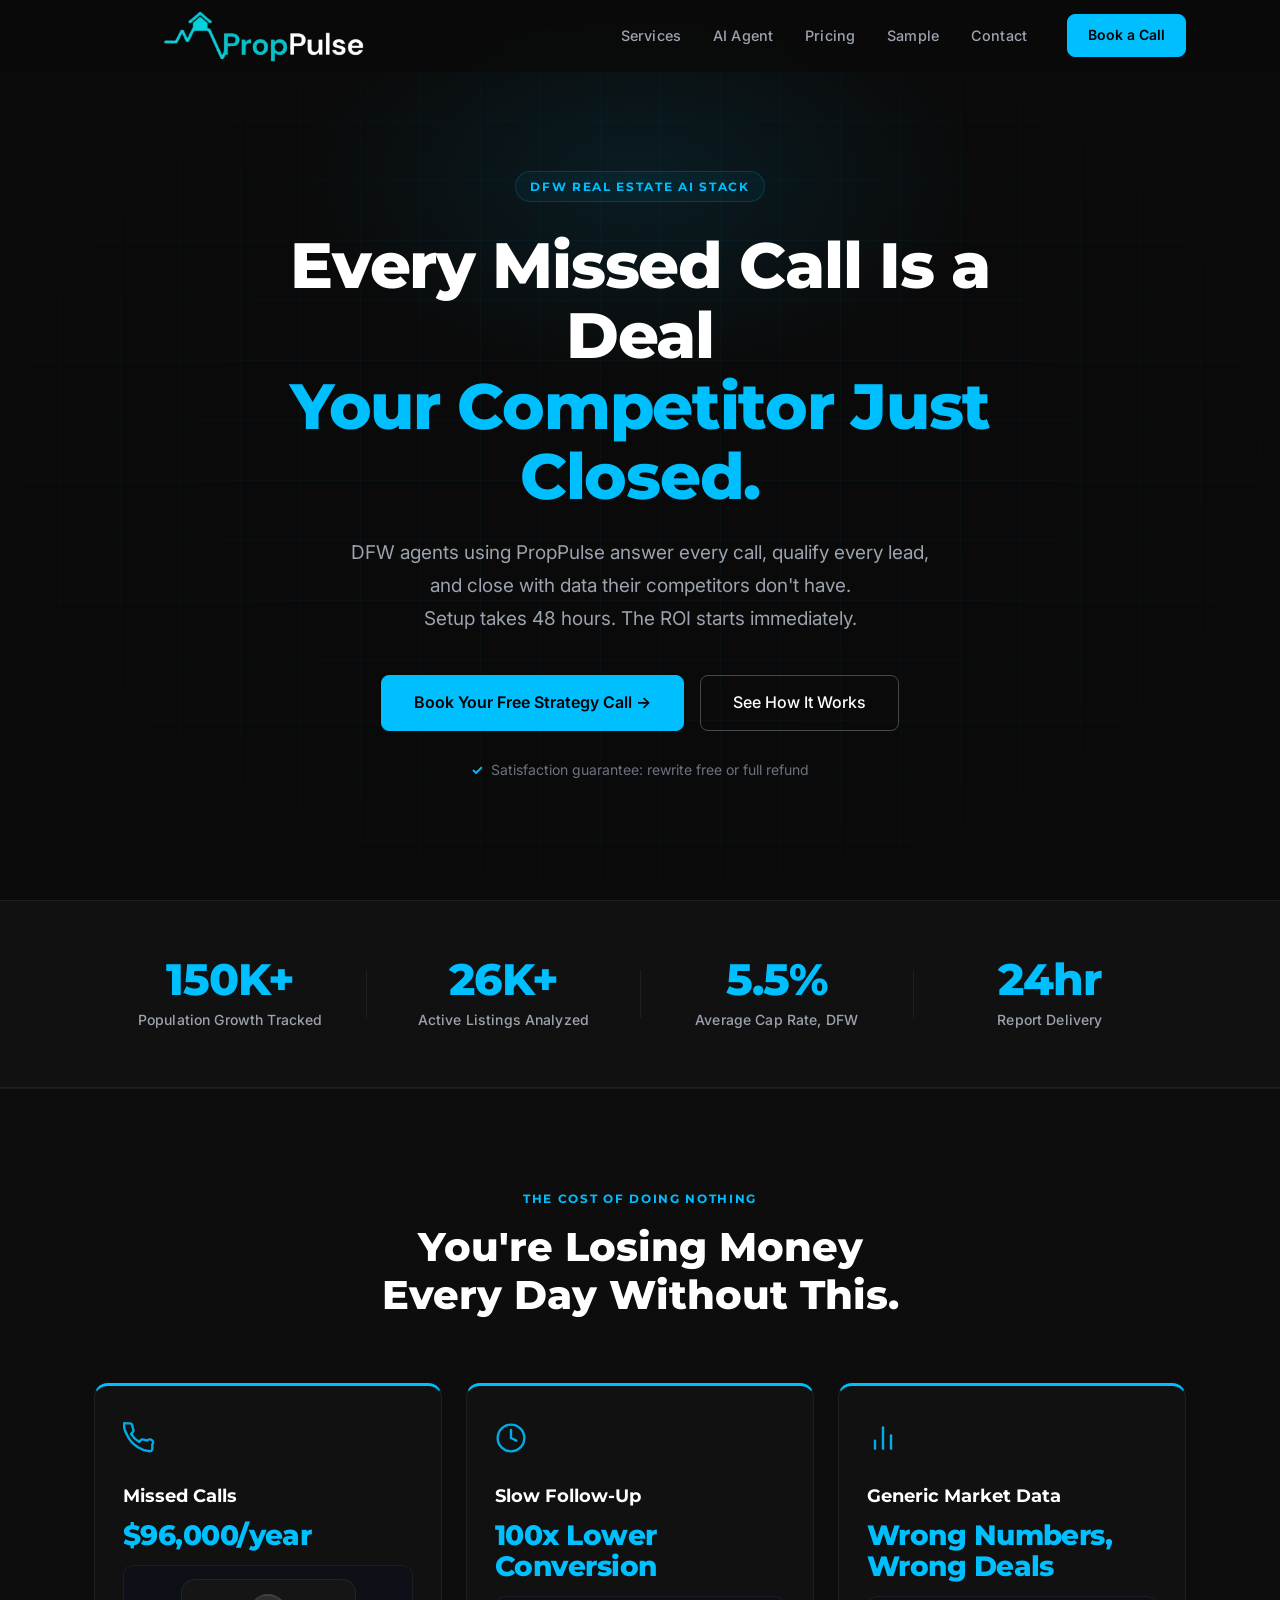
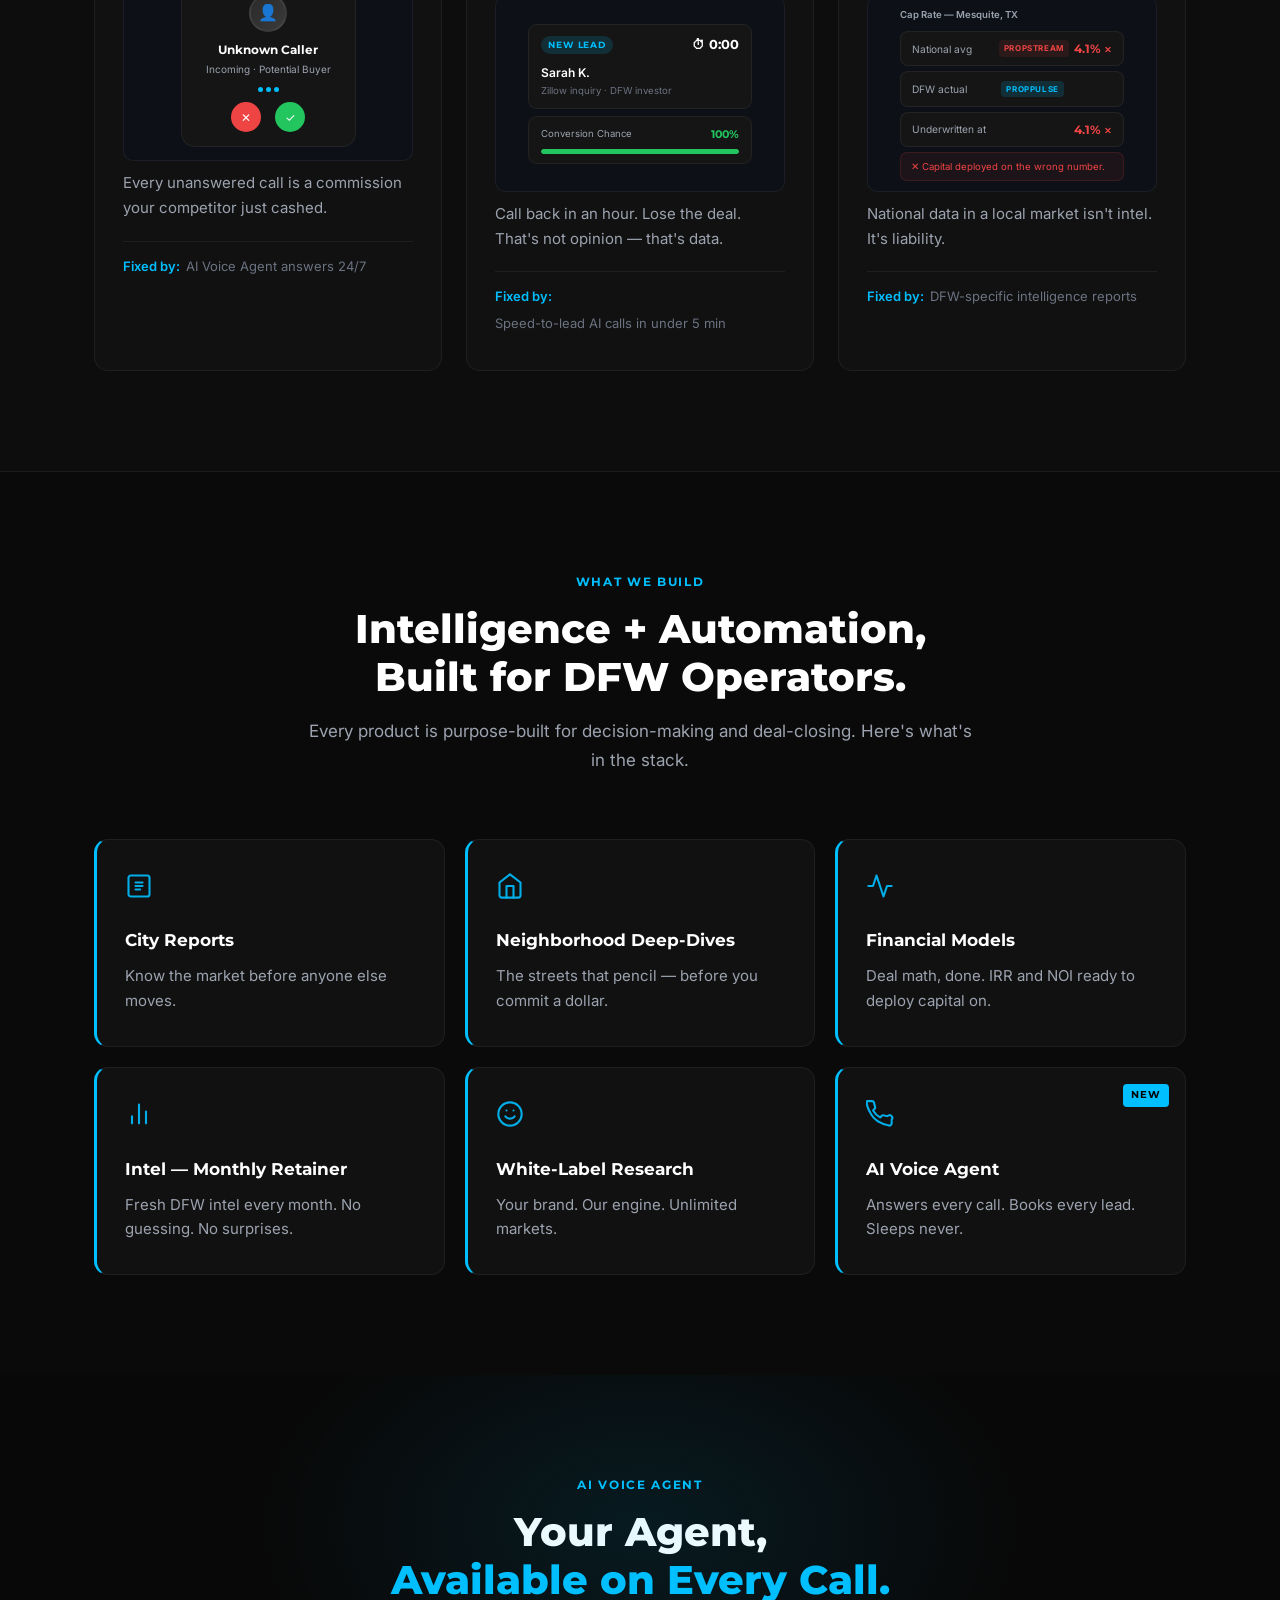
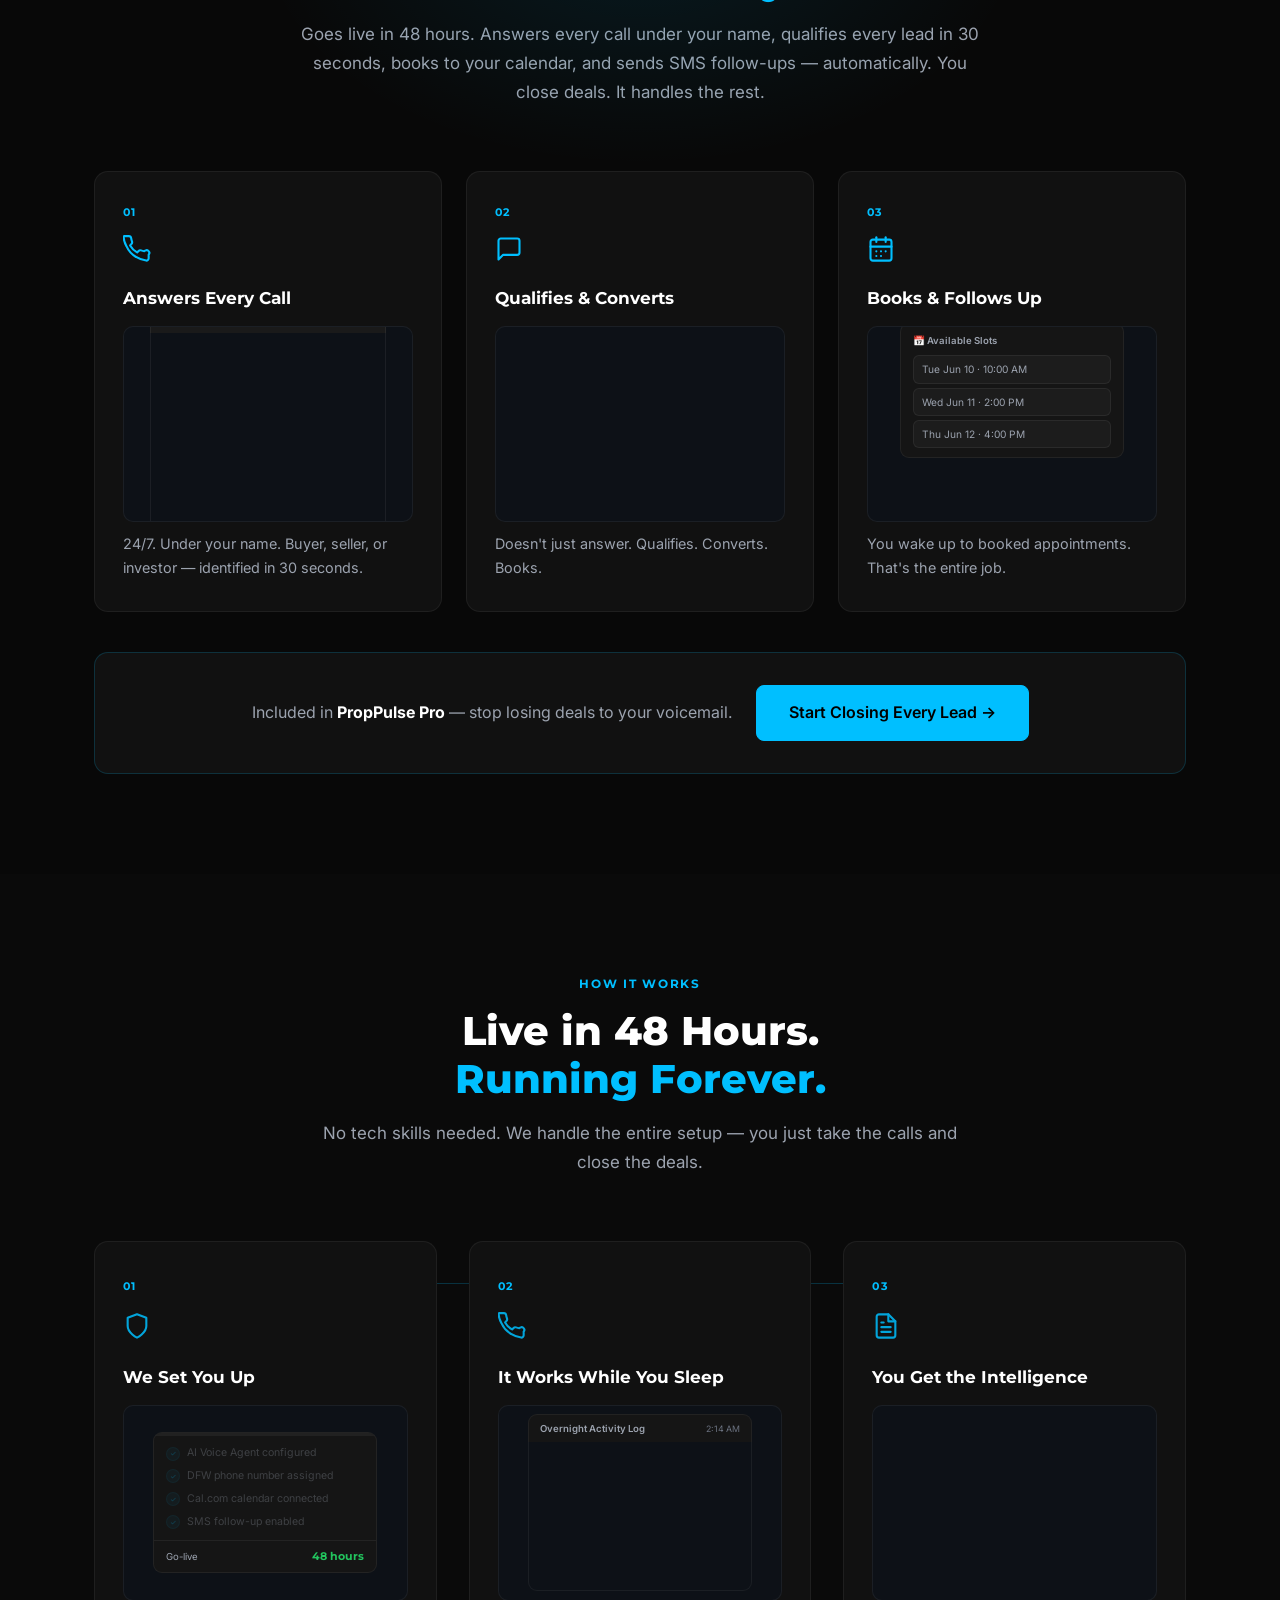
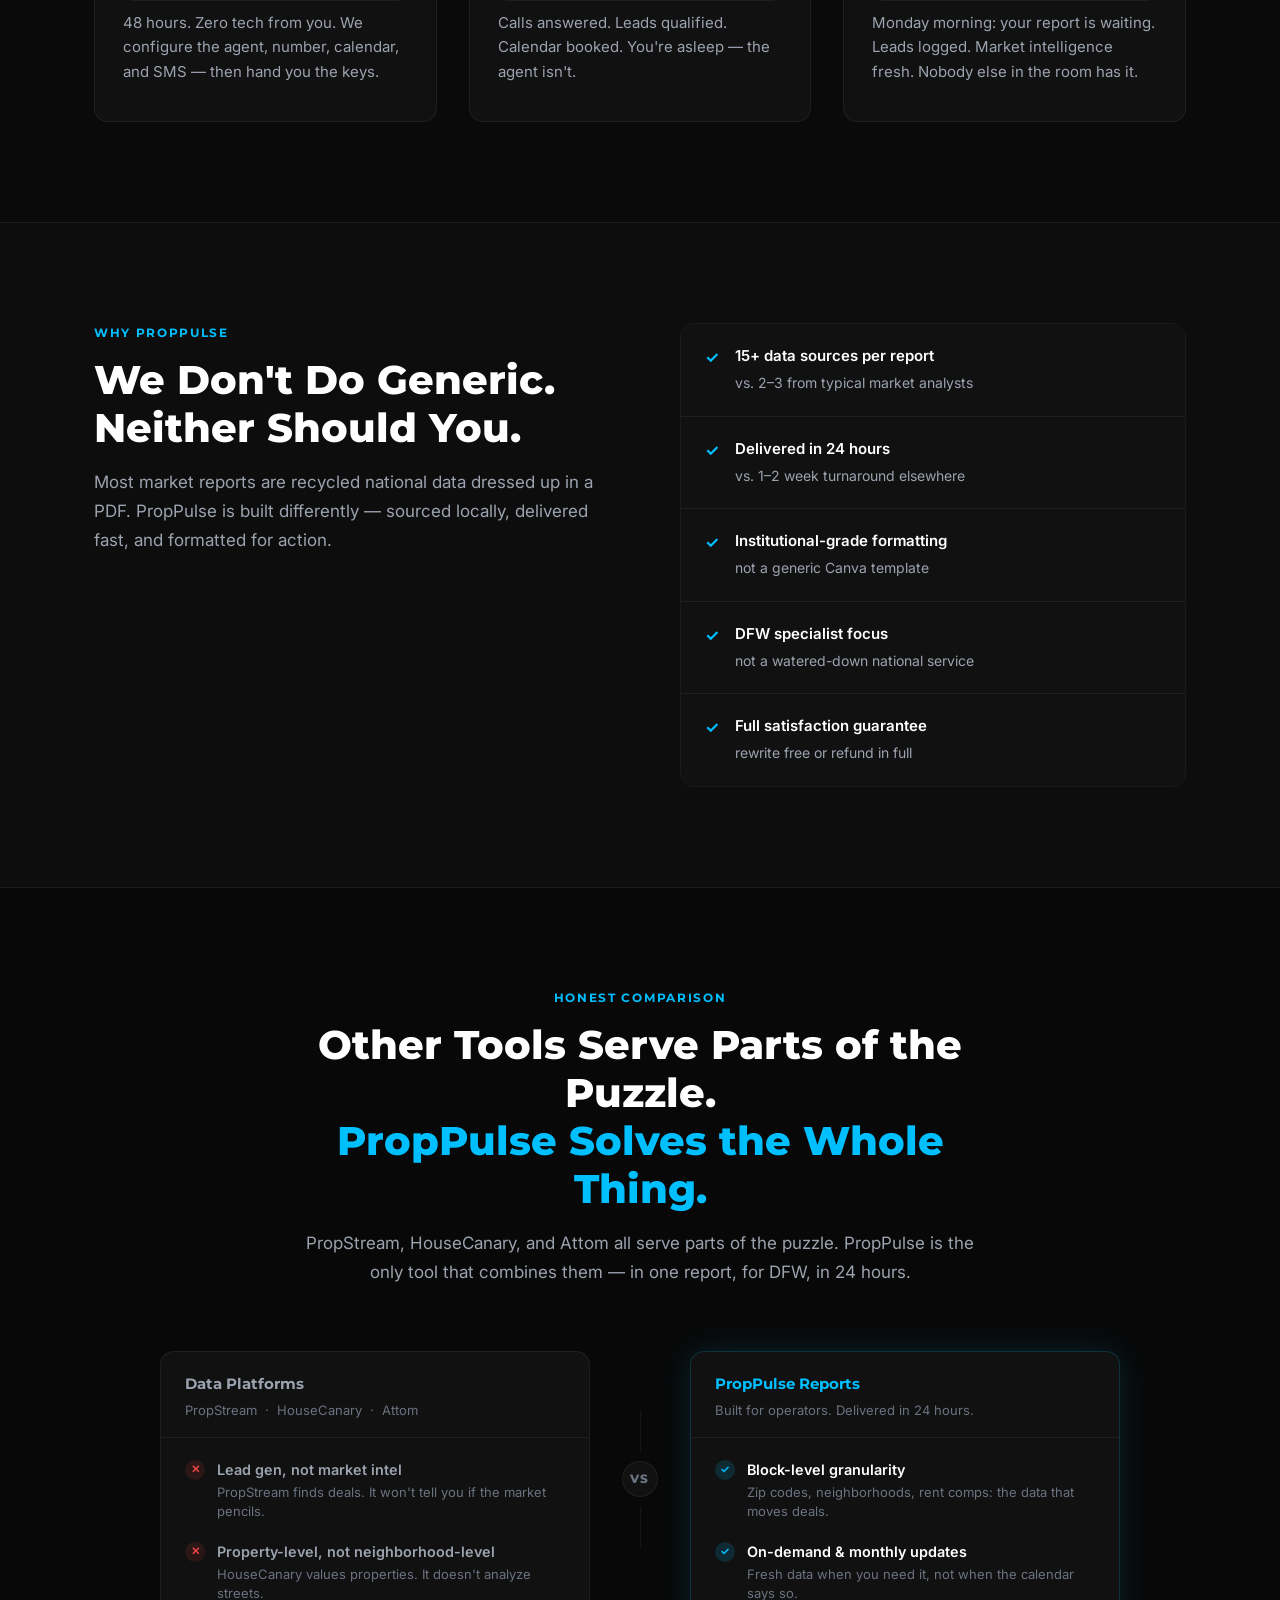
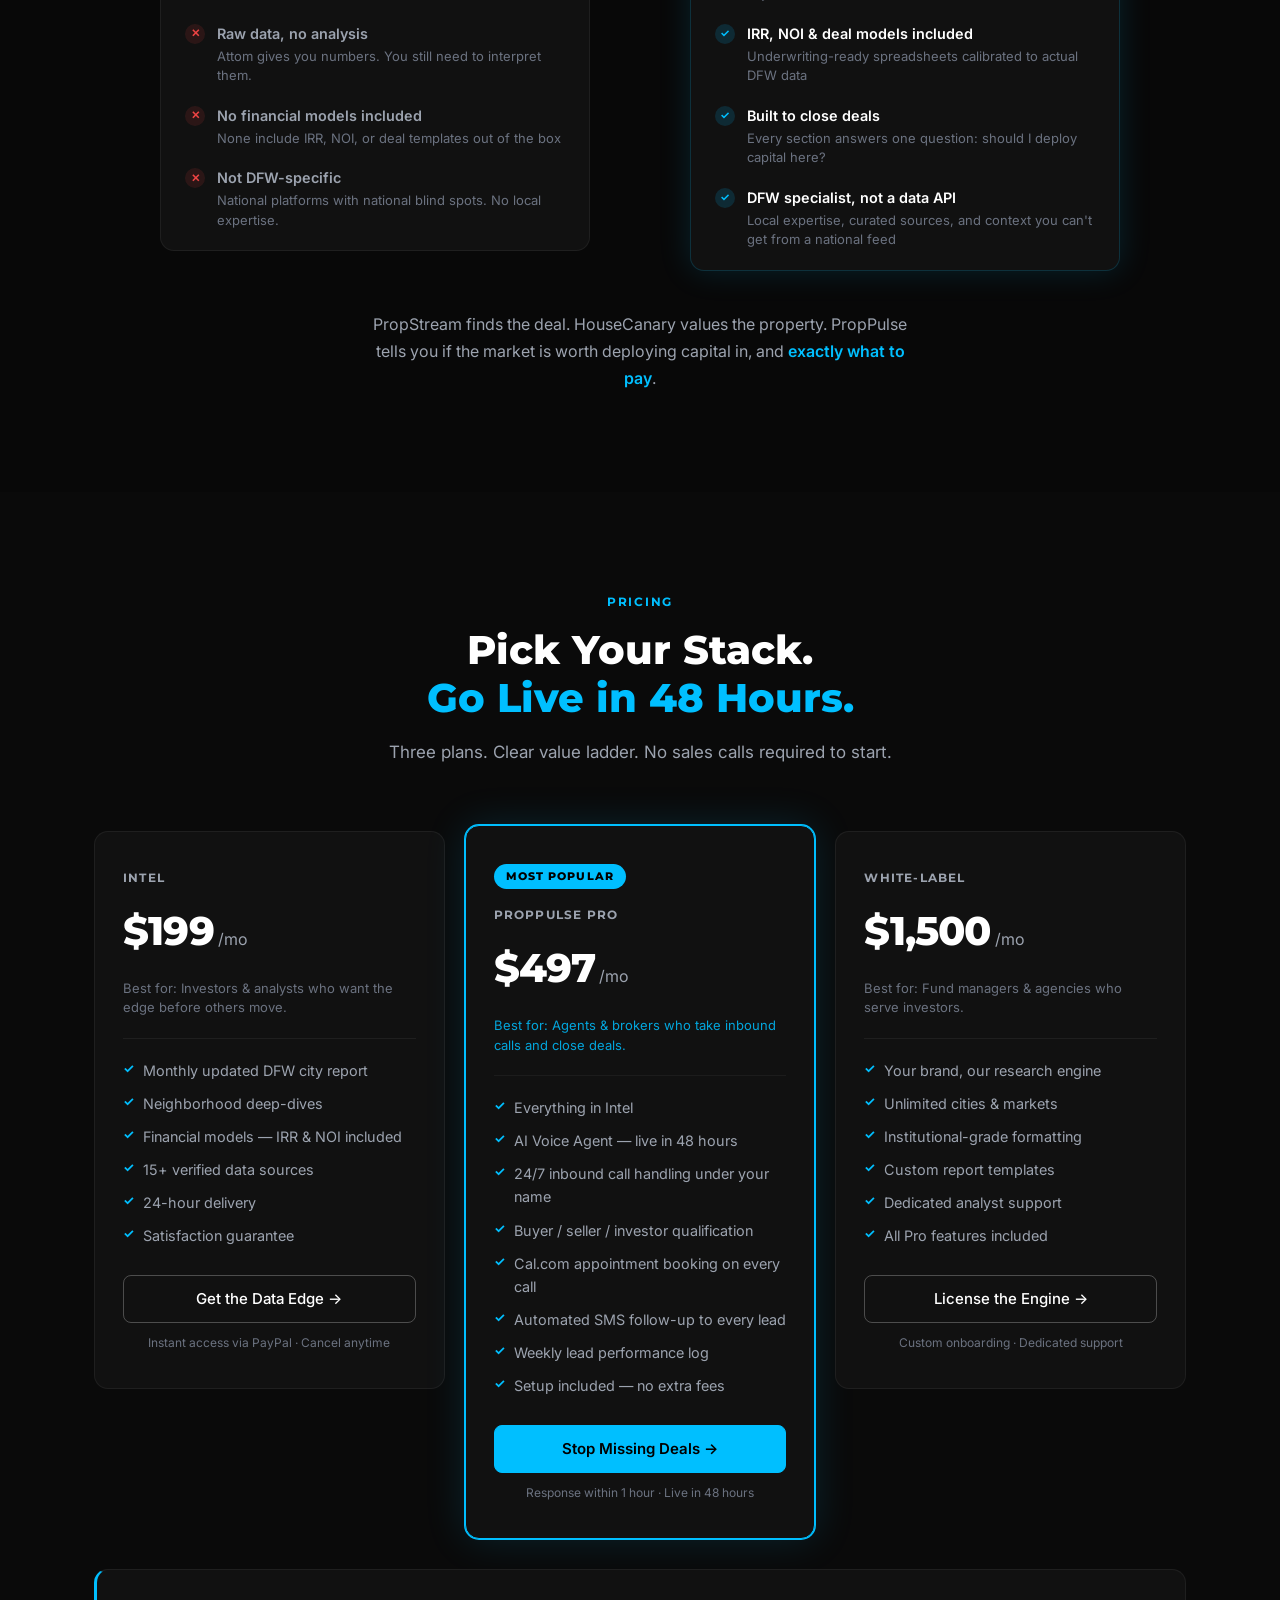
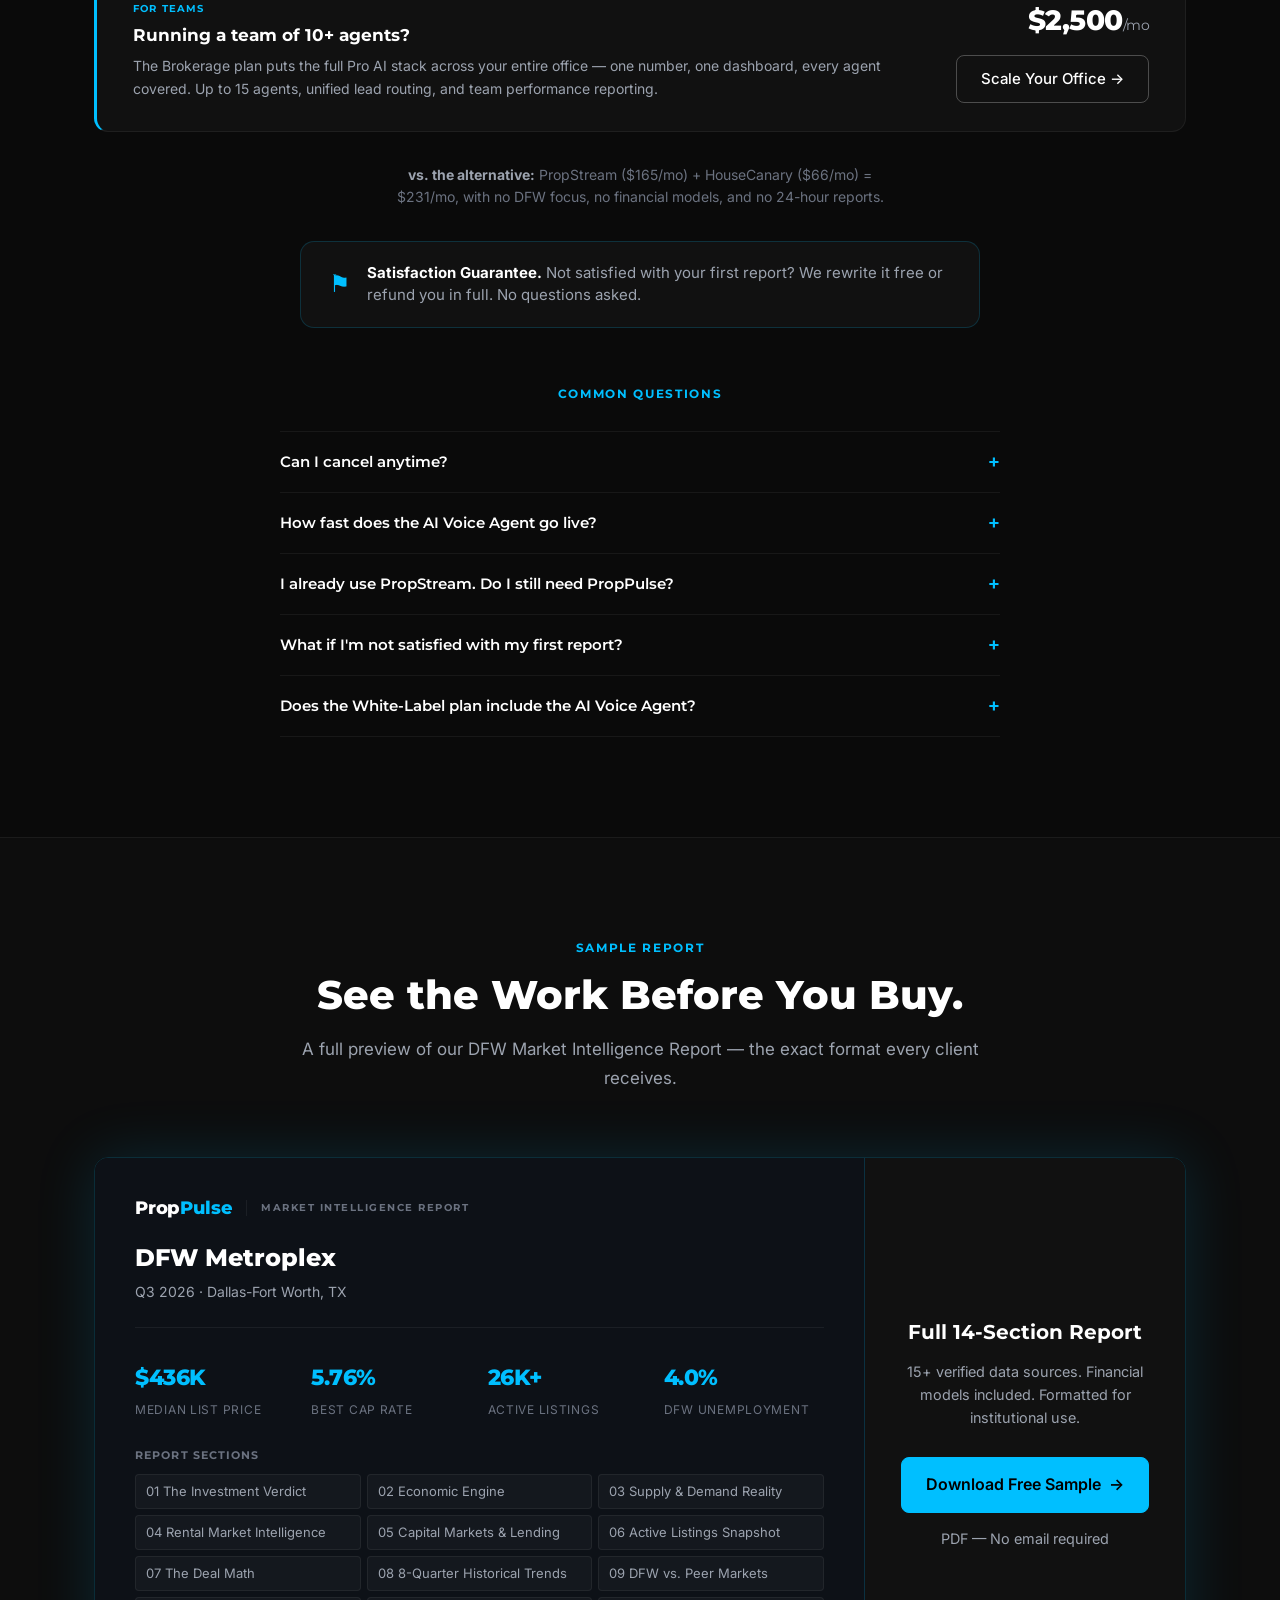
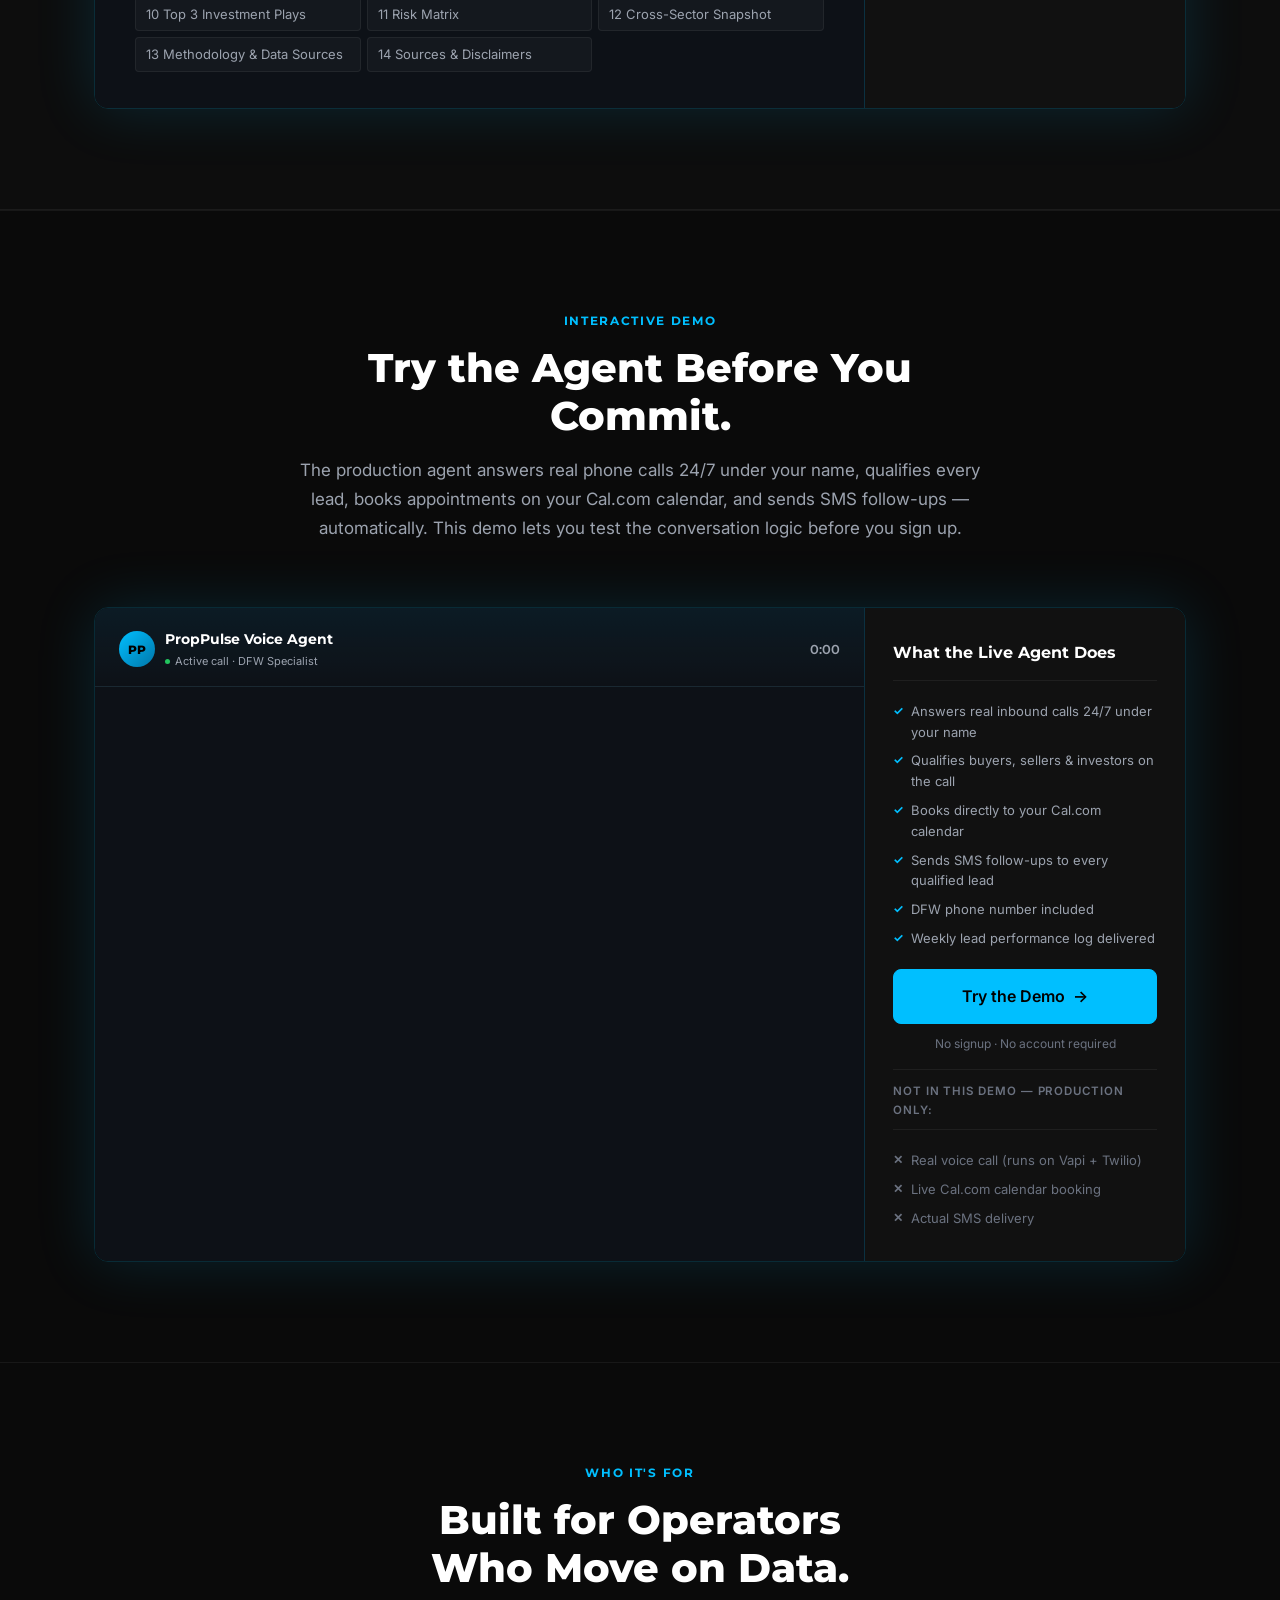
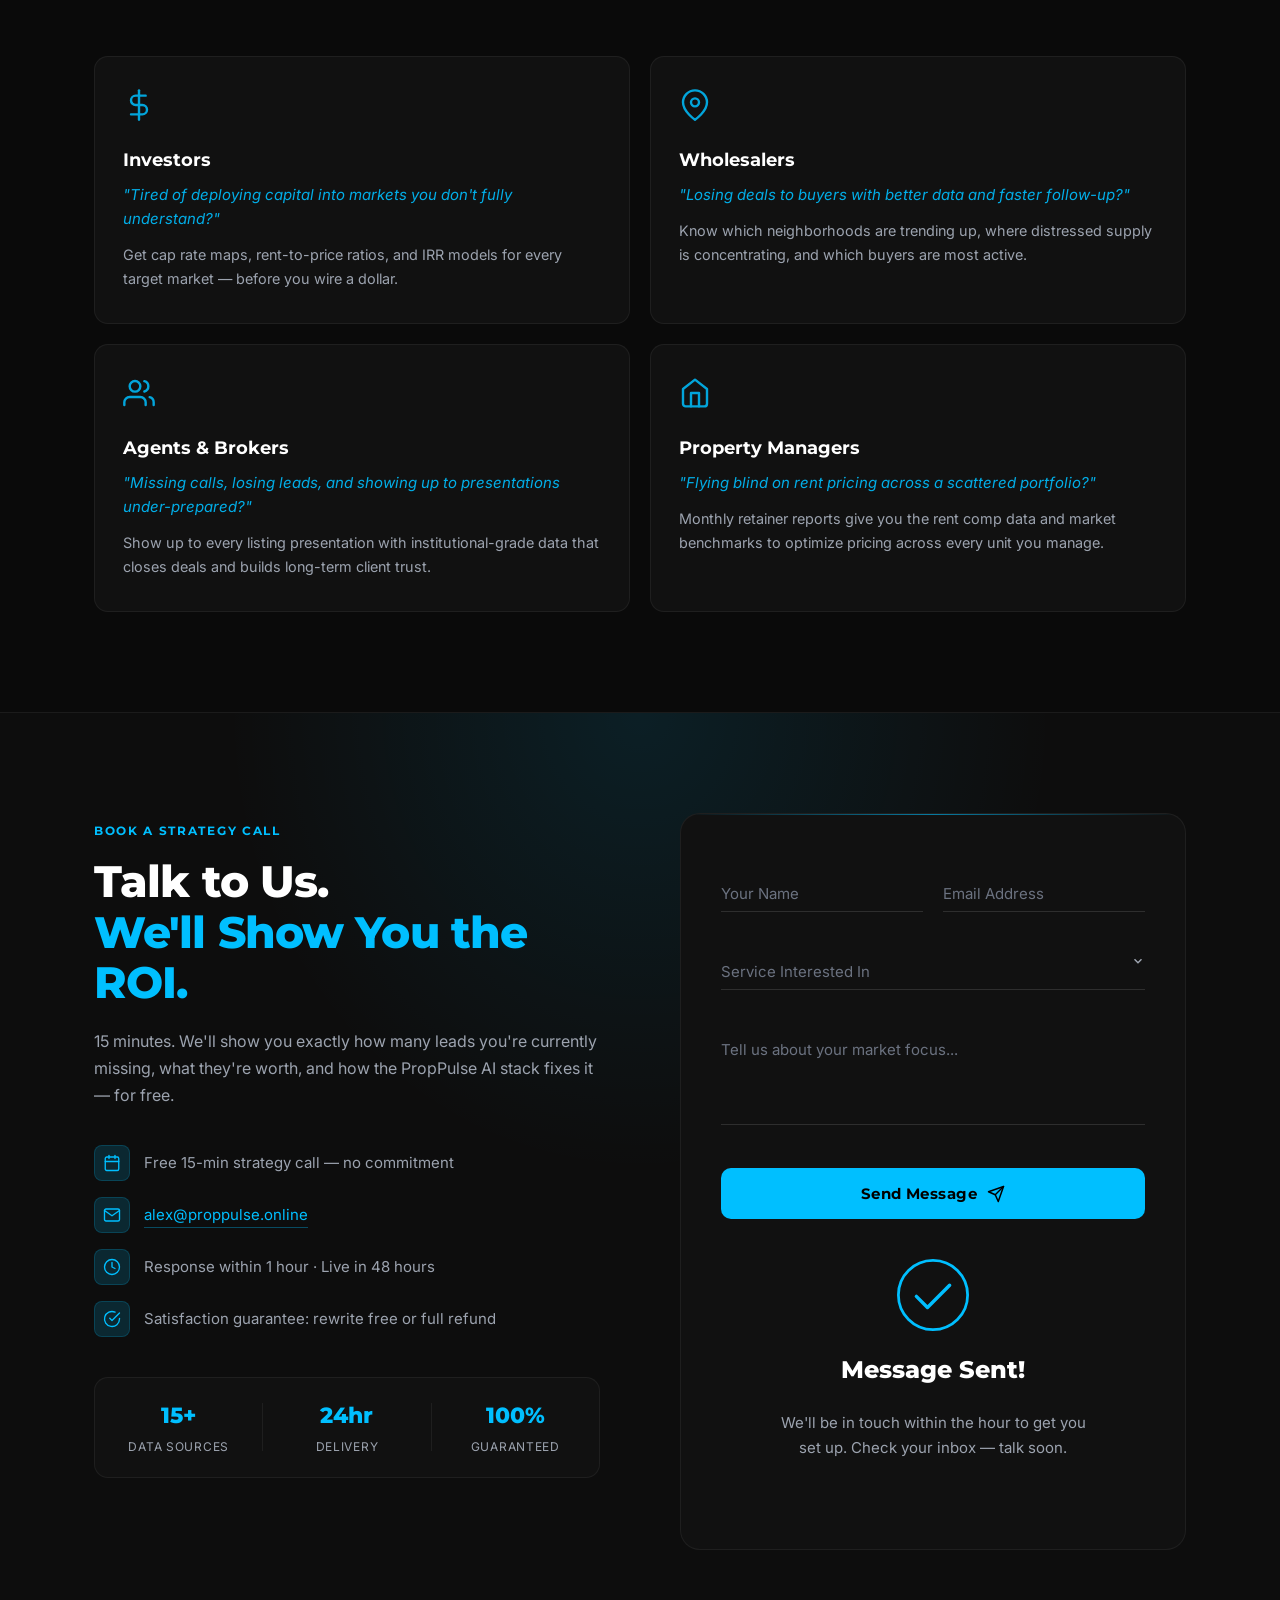
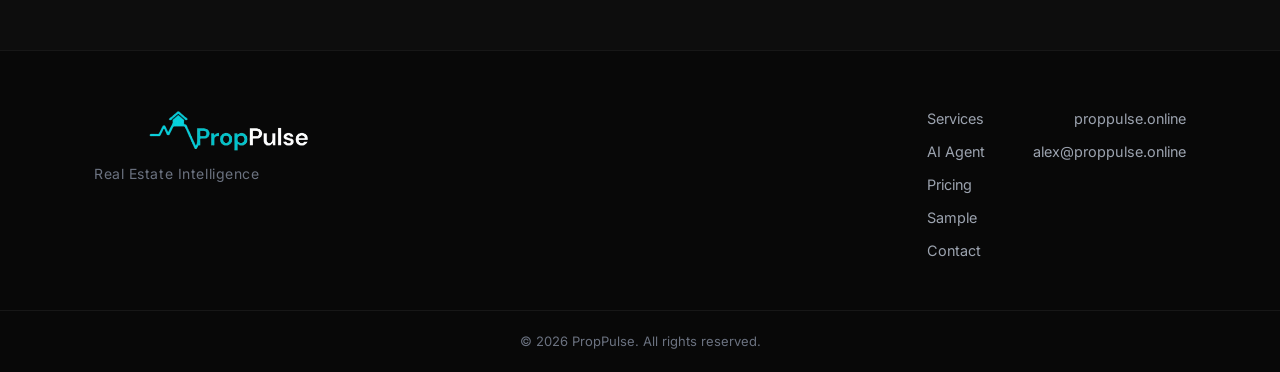
<file: index.html>
<!DOCTYPE html>
<html lang="en">
<head>
  <meta charset="UTF-8" />
  <meta name="viewport" content="width=device-width, initial-scale=1.0" />
  <title>PropPulse — Real Estate Intelligence</title>
  <meta name="description" content="Institutional-grade real estate market intelligence for DFW investors, wholesalers, agents, and brokers. City reports, financial models, and neighborhood analysis delivered in 24 hours." />
  <link rel="preconnect" href="https://fonts.googleapis.com" />
  <link rel="preconnect" href="https://fonts.gstatic.com" crossorigin />
  <link rel="preload" href="https://fonts.googleapis.com/css2?family=Montserrat:wght@600;700;800&family=Inter:wght@400;500&display=swap" as="style" onload="this.onload=null;this.rel='stylesheet'" />
  <noscript><link rel="stylesheet" href="https://fonts.googleapis.com/css2?family=Montserrat:wght@600;700;800&family=Inter:wght@400;500&display=swap" /></noscript>
  <link rel="icon" type="image/svg+xml" href="favicon.svg" />
  <link rel="apple-touch-icon" href="logo.png" />
  <style>
    *,*::before,*::after{box-sizing:border-box;margin:0;padding:0}
    :root{--bg:#0a0a0a;--bg-card:#111111;--bg-section:#0d0d0d;--accent:#00BFFF;--accent-glow:rgba(0,191,255,0.15);--text:#ffffff;--text-muted:#9ca3af;--text-subtle:#6b7280;--border:rgba(0,191,255,0.18);--border-subtle:rgba(255,255,255,0.06);--radius:8px;--radius-lg:14px;--nav-h:72px;--transition:0.25s ease;--font-head:'Montserrat',sans-serif;--font-body:'Inter',sans-serif}
    html{scroll-behavior:smooth;font-size:16px}
    body{font-family:var(--font-body);background:var(--bg);color:var(--text);line-height:1.6;-webkit-font-smoothing:antialiased;overflow-x:hidden}
    img{max-width:100%;display:block}
    a{color:inherit;text-decoration:none}
    ul{list-style:none}
    .container{width:100%;max-width:1140px;margin:0 auto;padding:0 24px}
    .accent{color:var(--accent)}
    .desktop-br{display:block}
    .btn{display:inline-flex;align-items:center;justify-content:center;gap:8px;font-family:var(--font-body);font-weight:500;font-size:.9375rem;border-radius:var(--radius);border:1.5px solid transparent;cursor:pointer;transition:background var(--transition),color var(--transition),border-color var(--transition),box-shadow var(--transition),transform var(--transition);white-space:nowrap;padding:11px 24px;text-decoration:none}
    .btn:active{transform:translateY(1px)}
    .btn-primary{background:var(--accent);color:#000;border-color:var(--accent);font-weight:600}
    .btn-primary:hover{background:#00d4ff;border-color:#00d4ff;box-shadow:0 0 24px rgba(0,191,255,.4)}
    .btn-ghost{background:transparent;color:var(--text);border-color:rgba(255,255,255,.25)}
    .btn-ghost:hover{border-color:var(--accent);color:var(--accent)}
    .btn-lg{padding:14px 32px;font-size:1rem}
    .btn-xl{padding:16px 40px;font-size:1.0625rem;font-weight:600}
    .btn-full{width:100%}
    .nav{position:fixed;top:0;left:0;right:0;z-index:100;height:var(--nav-h);background:rgba(10,10,10,.85);backdrop-filter:blur(12px);-webkit-backdrop-filter:blur(12px);border-bottom:1px solid transparent;transition:border-color var(--transition),box-shadow var(--transition)}
    .nav.scrolled{border-bottom-color:var(--border-subtle);box-shadow:0 4px 24px rgba(0,0,0,.4)}
    .nav-inner{display:flex;align-items:center;height:100%;gap:40px}
    .nav-logo{display:flex;align-items:flex-start;gap:0;flex-shrink:0;overflow:hidden;height:58px}
    .logo-img{height:340px;width:auto;max-width:none;margin-top:-139px;flex-shrink:0}
    .logo-text-fallback{display:none}
    .logo-text{font-family:var(--font-head);font-size:1.25rem;font-weight:800;letter-spacing:-.01em}
    .logo-prop{color:var(--text)}
    .logo-pulse{color:var(--accent)}
    .nav-links{display:flex;align-items:center;gap:32px;margin-left:auto}
    .nav-links a{font-size:.9rem;font-weight:500;color:var(--text-muted);transition:color var(--transition);letter-spacing:.01em}
    .nav-links a:hover{color:var(--text)}
    .nav-cta{padding:9px 20px;font-size:.875rem;flex-shrink:0}
    .hamburger{display:none;flex-direction:column;justify-content:center;gap:5px;background:none;border:none;cursor:pointer;padding:8px;margin-left:auto}
    .hamburger span{display:block;width:22px;height:2px;background:var(--text);border-radius:2px;transition:transform var(--transition),opacity var(--transition)}
    .hamburger.open span:nth-child(1){transform:translateY(7px) rotate(45deg)}
    .hamburger.open span:nth-child(2){opacity:0}
    .hamburger.open span:nth-child(3){transform:translateY(-7px) rotate(-45deg)}
    .hero{position:relative;min-height:100vh;display:flex;align-items:center;justify-content:center;padding:calc(var(--nav-h) + 60px) 0 80px;overflow:hidden}
    .hero-bg-grid{position:absolute;inset:0;background-image:linear-gradient(rgba(0,191,255,.04) 1px,transparent 1px),linear-gradient(90deg,rgba(0,191,255,.04) 1px,transparent 1px);background-size:60px 60px;mask-image:radial-gradient(ellipse 80% 80% at 50% 50%,black 30%,transparent 100%);-webkit-mask-image:radial-gradient(ellipse 80% 80% at 50% 50%,black 30%,transparent 100%)}
    .hero-glow{position:absolute;top:20%;left:50%;transform:translate(-50%,-50%);width:700px;height:400px;background:radial-gradient(ellipse,rgba(0,191,255,.1) 0%,transparent 70%);pointer-events:none}
    .hero-content{position:relative;z-index:1;text-align:center;max-width:820px;margin:0 auto}
    .hero-eyebrow{display:inline-block;font-family:var(--font-head);font-size:.75rem;font-weight:700;letter-spacing:.14em;text-transform:uppercase;color:var(--accent);border:1px solid var(--border);border-radius:100px;padding:5px 14px;margin-bottom:28px;background:rgba(0,191,255,.05)}
    .hero-headline{font-family:var(--font-head);font-size:clamp(2.4rem,6vw,4rem);font-weight:800;line-height:1.1;letter-spacing:-.02em;margin-bottom:24px}
    .hero-sub{font-size:clamp(1rem,1.8vw,1.1875rem);color:var(--text-muted);line-height:1.75;margin-bottom:40px;max-width:600px;margin-left:auto;margin-right:auto}
    .hero-ctas{display:flex;align-items:center;justify-content:center;gap:16px;flex-wrap:wrap;margin-bottom:28px}
    .hero-guarantee{font-size:.875rem;color:var(--text-subtle);display:flex;align-items:center;justify-content:center;gap:8px}
    .check-icon{color:var(--accent);font-weight:700}
    .stats-bar{background:var(--bg-card);border-top:1px solid var(--border-subtle);border-bottom:1px solid var(--border-subtle);padding:48px 0}
    .stats-grid{display:grid;grid-template-columns:1fr 1px 1fr 1px 1fr 1px 1fr;align-items:center}
    .stat-item{text-align:center;padding:8px 16px}
    .stat-number{font-family:var(--font-head);font-size:clamp(2rem,4vw,2.75rem);font-weight:800;color:var(--accent);line-height:1;margin-bottom:8px;letter-spacing:-.02em}
    .stat-label{font-size:.875rem;color:var(--text-muted);font-weight:500;letter-spacing:.01em}
    .stat-divider{width:1px;height:48px;background:var(--border-subtle);justify-self:center}
    .section{padding:100px 0}
    @media(max-width:768px){
      .desktop-br{display:none}
      .nav-links{display:none}
      .nav-cta{display:none}
      .hamburger{display:flex}
      .nav-inner{gap:0}
      .nav-links.open{display:flex;flex-direction:column;position:fixed;top:var(--nav-h);left:0;right:0;background:rgba(10,10,10,.98);backdrop-filter:blur(12px);-webkit-backdrop-filter:blur(12px);padding:24px;gap:0;border-bottom:1px solid var(--border-subtle);z-index:99}
      .nav-links.open li{border-bottom:1px solid var(--border-subtle)}
      .nav-links.open li:last-child{border-bottom:none}
      .nav-links.open a{display:block;padding:16px 0;font-size:1rem;color:var(--text)}
      .stats-grid{grid-template-columns:1fr 1fr}
      .stat-divider{display:none}
      .stat-item{padding:20px 12px;border-bottom:1px solid var(--border-subtle)}
      .stat-item:nth-child(4n+1){border-right:1px solid var(--border-subtle)}
      .stat-item:nth-child(n+5){border-bottom:none}
      .hero-ctas{flex-direction:column;align-items:stretch;max-width:320px;margin-left:auto;margin-right:auto}
    }
  </style>
  <link rel="preload" href="styles.css" as="style" onload="this.onload=null;this.rel='stylesheet'" />
  <noscript><link rel="stylesheet" href="styles.css" /></noscript>
</head>
<body>

  <!-- ─── NAV ─────────────────────────────────────────────────────────── -->
  <nav class="nav" id="nav">
    <div class="nav-inner container">
      <a href="#hero" class="nav-logo" aria-label="PropPulse home">
        <img src="bg.png" alt="PropPulse" class="logo-img" />
        <span class="logo-text logo-text-fallback"><span class="logo-prop">Prop</span><span class="logo-pulse">Pulse</span></span>
      </a>
      <ul class="nav-links" id="nav-links">
        <li><a href="#services">Services</a></li>
        <li><a href="#voice-agent">AI Agent</a></li>
        <li><a href="#pricing">Pricing</a></li>
        <li><a href="#sample">Sample</a></li>
        <li><a href="#contact">Contact</a></li>
      </ul>
      <a href="#contact" class="btn btn-primary nav-cta">Book a Call</a>
      <button class="hamburger" id="hamburger" aria-label="Toggle navigation" aria-expanded="false">
        <span></span><span></span><span></span>
      </button>
    </div>
  </nav>

  <!-- ─── HERO ─────────────────────────────────────────────────────────── -->
  <section class="hero" id="hero">
    <div class="hero-bg-grid" aria-hidden="true"></div>
    <div class="hero-glow" aria-hidden="true"></div>
    <div class="container hero-content">
      <div class="hero-eyebrow">DFW Real Estate AI Stack</div>
      <h1 class="hero-headline">
        Every Missed Call Is a Deal<br />
        <span class="accent">Your Competitor Just Closed.</span>
      </h1>
      <p class="hero-sub">
        DFW agents using PropPulse answer every call, qualify every lead, and close with data their competitors don't have.<br class="desktop-br" />
        Setup takes 48 hours. The ROI starts immediately.
      </p>
      <div class="hero-ctas">
        <a href="#contact" class="btn btn-primary btn-lg">Book Your Free Strategy Call &rarr;</a>
        <a href="#how-it-works" class="btn btn-ghost btn-lg">See How It Works</a>
      </div>
      <p class="hero-guarantee">
        <span class="check-icon">✓</span>
        Satisfaction guarantee: rewrite free or full refund
      </p>
    </div>
  </section>

  <!-- ─── STATS BAR ─────────────────────────────────────────────────────── -->
  <section class="stats-bar" aria-label="Key statistics">
    <div class="container stats-grid">
      <div class="stat-item">
        <div class="stat-number" data-target="150" data-suffix="K+">0</div>
        <div class="stat-label">Population Growth Tracked</div>
      </div>
      <div class="stat-divider" aria-hidden="true"></div>
      <div class="stat-item">
        <div class="stat-number" data-target="26" data-suffix="K+">0</div>
        <div class="stat-label">Active Listings Analyzed</div>
      </div>
      <div class="stat-divider" aria-hidden="true"></div>
      <div class="stat-item">
        <div class="stat-number" data-target="5.5" data-suffix="%" data-decimal="true">0</div>
        <div class="stat-label">Average Cap Rate, DFW</div>
      </div>
      <div class="stat-divider" aria-hidden="true"></div>
      <div class="stat-item">
        <div class="stat-number" data-target="24" data-suffix="hr">0</div>
        <div class="stat-label">Report Delivery</div>
      </div>
    </div>
  </section>

  <!-- ─── WHAT WE DO ────────────────────────────────────────────────────── -->
  <!-- PAIN POINTS -->
  <section class="section pain-section" id="pain-points">
    <div class="container">
      <div class="section-header">
        <div class="section-eyebrow">The Cost of Doing Nothing</div>
        <h2 class="section-title">You're Losing Money<br />Every Day Without This.</h2>
      </div>
      <div class="pain-grid">

        <div class="pain-card fade-card">
          <div class="pain-icon" aria-hidden="true">
            <svg width="32" height="32" viewBox="0 0 24 24" fill="none" stroke="currentColor" stroke-width="1.8" stroke-linecap="round" stroke-linejoin="round"><path d="M22 16.92v3a2 2 0 01-2.18 2 19.79 19.79 0 01-8.63-3.07A19.5 19.5 0 013.07 9.81 19.79 19.79 0 01.4 1.13 2 2 0 012 1h3a2 2 0 012 1.72c.127.96.361 1.903.7 2.81a2 2 0 01-.45 2.11L6.09 8.91a16 16 0 006 6l1.27-1.27a2 2 0 012.11-.45c.907.339 1.85.573 2.81.7A2 2 0 0122 16.92z"/></svg>
          </div>
          <h3 class="pain-title">Missed Calls</h3>
          <div class="pain-cost accent">$96,000/year</div>
          <div class="card-anim" aria-hidden="true">
            <div class="phone-ui">
              <div class="phone-avatar">👤</div>
              <div class="phone-name">Unknown Caller</div>
              <div class="phone-type">Incoming · Potential Buyer</div>
              <div class="phone-pulse">
                <div class="pulse-dot"></div><div class="pulse-dot"></div><div class="pulse-dot"></div>
              </div>
              <div class="phone-actions">
                <div class="btn-decline">✕</div>
                <div class="btn-answer">✓</div>
              </div>
            </div>
            <div class="missed-overlay">
              <div class="missed-tag">Missed Call</div>
              <div class="missed-cost">$96,000<span style="font-size:.9rem">/yr</span></div>
              <div class="missed-sub">Your competitor just answered.</div>
            </div>
          </div>
          <p class="pain-desc">Every unanswered call is a commission your competitor just cashed.</p>
          <div class="pain-fix">
            <span class="pain-fix-label">Fixed by:</span> AI Voice Agent answers 24/7
          </div>
        </div>

        <div class="pain-card fade-card">
          <div class="pain-icon" aria-hidden="true">
            <svg width="32" height="32" viewBox="0 0 24 24" fill="none" stroke="currentColor" stroke-width="1.8" stroke-linecap="round" stroke-linejoin="round"><circle cx="12" cy="12" r="10"/><polyline points="12 6 12 12 16 14"/></svg>
          </div>
          <h3 class="pain-title">Slow Follow-Up</h3>
          <div class="pain-cost accent">100x Lower Conversion</div>
          <div class="card-anim" aria-hidden="true">
            <div class="lead-ui">
              <div class="lead-card">
                <div class="lead-card-top">
                  <div class="lead-tag-new">New Lead</div>
                  <div class="lead-timer-lbl">⏱ <span id="timer-display">0:00</span></div>
                </div>
                <div class="lead-name">Sarah K.</div>
                <div class="lead-source">Zillow inquiry · DFW investor</div>
              </div>
              <div class="conversion-bar-wrap">
                <div class="conversion-label">
                  <span>Conversion Chance</span>
                  <span class="conversion-pct" id="pct-display">100%</span>
                </div>
                <div class="bar-track"><div class="bar-fill"></div></div>
              </div>
            </div>
          </div>
          <p class="pain-desc">Call back in an hour. Lose the deal. That's not opinion — that's data.</p>
          <div class="pain-fix">
            <span class="pain-fix-label">Fixed by:</span> Speed-to-lead AI calls in under 5 min
          </div>
        </div>

        <div class="pain-card fade-card">
          <div class="pain-icon" aria-hidden="true">
            <svg width="32" height="32" viewBox="0 0 24 24" fill="none" stroke="currentColor" stroke-width="1.8" stroke-linecap="round" stroke-linejoin="round"><line x1="18" y1="20" x2="18" y2="10"/><line x1="12" y1="20" x2="12" y2="4"/><line x1="6" y1="20" x2="6" y2="14"/></svg>
          </div>
          <h3 class="pain-title">Generic Market Data</h3>
          <div class="pain-cost accent">Wrong Numbers, Wrong Deals</div>
          <div class="card-anim" aria-hidden="true">
            <div class="data-ui">
              <div style="font-size:.6rem;color:var(--text-muted);font-weight:600;margin-bottom:4px;">Cap Rate — Mesquite, TX</div>
              <div class="data-row">
                <div class="data-key">National avg</div>
                <div style="display:flex;align-items:center;gap:5px;">
                  <span class="data-source-tag tag-national">PropStream</span>
                  <div class="data-val wrong">4.1%</div>
                </div>
              </div>
              <div class="data-row">
                <div class="data-key">DFW actual</div>
                <div style="display:flex;align-items:center;gap:5px;">
                  <span class="data-source-tag tag-dfw">PropPulse</span>
                  <div class="data-val right">6.4% ✓</div>
                </div>
              </div>
              <div class="data-row">
                <div class="data-key">Underwritten at</div>
                <div class="data-val wrong">4.1%</div>
              </div>
              <div class="data-error-msg">✕ Capital deployed on the wrong number.</div>
            </div>
          </div>
          <p class="pain-desc">National data in a local market isn't intel. It's liability.</p>
          <div class="pain-fix">
            <span class="pain-fix-label">Fixed by:</span> DFW-specific intelligence reports
          </div>
        </div>

      </div>
    </div>
  </section>

  <!-- WHAT WE BUILD -->
  <section class="section services-section" id="services">
    <div class="container">
      <div class="section-header">
        <div class="section-eyebrow">What We Build</div>
        <h2 class="section-title">Intelligence + Automation,<br />Built for DFW Operators.</h2>
        <p class="section-sub">Every product is purpose-built for decision-making and deal-closing. Here's what's in the stack.</p>
      </div>
      <div class="services-grid">
        <div class="service-card">
          <div class="service-icon" aria-hidden="true">
            <svg width="28" height="28" viewBox="0 0 24 24" fill="none" stroke="currentColor" stroke-width="1.8" stroke-linecap="round" stroke-linejoin="round"><rect x="3" y="3" width="18" height="18" rx="2"/><path d="M9 9h6M9 12h6M9 15h4"/></svg>
          </div>
          <h3 class="service-title">City Reports</h3>
          <p class="service-desc">Know the market before anyone else moves.</p>
        </div>
        <div class="service-card">
          <div class="service-icon" aria-hidden="true">
            <svg width="28" height="28" viewBox="0 0 24 24" fill="none" stroke="currentColor" stroke-width="1.8" stroke-linecap="round" stroke-linejoin="round"><path d="M3 9l9-7 9 7v11a2 2 0 01-2 2H5a2 2 0 01-2-2z"/><polyline points="9 22 9 12 15 12 15 22"/></svg>
          </div>
          <h3 class="service-title">Neighborhood Deep-Dives</h3>
          <p class="service-desc">The streets that pencil — before you commit a dollar.</p>
        </div>
        <div class="service-card">
          <div class="service-icon" aria-hidden="true">
            <svg width="28" height="28" viewBox="0 0 24 24" fill="none" stroke="currentColor" stroke-width="1.8" stroke-linecap="round" stroke-linejoin="round"><polyline points="22 12 18 12 15 21 9 3 6 12 2 12"/></svg>
          </div>
          <h3 class="service-title">Financial Models</h3>
          <p class="service-desc">Deal math, done. IRR and NOI ready to deploy capital on.</p>
        </div>
        <div class="service-card">
          <div class="service-icon" aria-hidden="true">
            <svg width="28" height="28" viewBox="0 0 24 24" fill="none" stroke="currentColor" stroke-width="1.8" stroke-linecap="round" stroke-linejoin="round"><path d="M18 20V10M12 20V4M6 20v-6"/></svg>
          </div>
          <h3 class="service-title">Intel — Monthly Retainer</h3>
          <p class="service-desc">Fresh DFW intel every month. No guessing. No surprises.</p>
        </div>
        <div class="service-card">
          <div class="service-icon" aria-hidden="true">
            <svg width="28" height="28" viewBox="0 0 24 24" fill="none" stroke="currentColor" stroke-width="1.8" stroke-linecap="round" stroke-linejoin="round"><circle cx="12" cy="12" r="10"/><path d="M8 14s1.5 2 4 2 4-2 4-2M9 9h.01M15 9h.01"/></svg>
          </div>
          <h3 class="service-title">White-Label Research</h3>
          <p class="service-desc">Your brand. Our engine. Unlimited markets.</p>
        </div>
        <div class="service-card service-card--new">
          <div class="service-new-badge">New</div>
          <div class="service-icon" aria-hidden="true">
            <svg width="28" height="28" viewBox="0 0 24 24" fill="none" stroke="currentColor" stroke-width="1.8" stroke-linecap="round" stroke-linejoin="round"><path d="M22 16.92v3a2 2 0 01-2.18 2 19.79 19.79 0 01-8.63-3.07A19.5 19.5 0 013.07 9.81 19.79 19.79 0 01.4 1.13 2 2 0 012 1h3a2 2 0 012 1.72c.127.96.361 1.903.7 2.81a2 2 0 01-.45 2.11L6.09 8.91a16 16 0 006 6l1.27-1.27a2 2 0 012.11-.45c.907.339 1.85.573 2.81.7A2 2 0 0122 16.92z"/></svg>
          </div>
          <h3 class="service-title">AI Voice Agent</h3>
          <p class="service-desc">Answers every call. Books every lead. Sleeps never.</p>
        </div>
      </div>
    </div>
  </section>

  <!-- ─── AI VOICE AGENT ──────────────────────────────────────────────────── -->
  <section class="section agent-section" id="voice-agent">
    <div class="agent-glow" aria-hidden="true"></div>
    <div class="container">
      <div class="section-header">
        <div class="section-eyebrow">AI Voice Agent</div>
        <h2 class="section-title">Your Agent,<br /><span class="accent">Available on Every Call.</span></h2>
        <p class="section-sub">Goes live in 48 hours. Answers every call under your name, qualifies every lead in 30 seconds, books to your calendar, and sends SMS follow-ups — automatically. You close deals. It handles the rest.</p>
      </div>

      <div class="agent-features-grid">
        <div class="agent-feature-card fade-card">
          <div class="agent-feature-num">01</div>
          <div class="agent-feature-icon" aria-hidden="true">
            <svg width="28" height="28" viewBox="0 0 24 24" fill="none" stroke="currentColor" stroke-width="1.8" stroke-linecap="round" stroke-linejoin="round"><path d="M22 16.92v3a2 2 0 01-2.18 2 19.79 19.79 0 01-8.63-3.07A19.5 19.5 0 013.07 9.81 19.79 19.79 0 01.4 1.13 2 2 0 012 1h3a2 2 0 012 1.72c.127.96.361 1.903.7 2.81a2 2 0 01-.45 2.11L6.09 8.91a16 16 0 006 6l1.27-1.27a2 2 0 012.11-.45c.907.339 1.85.573 2.81.7A2 2 0 0122 16.92z"/></svg>
          </div>
          <h3 class="agent-feature-title">Answers Every Call</h3>
          <div class="card-anim" aria-hidden="true">
            <div class="chat-ui">
              <div class="chat-header">
                <div class="chat-hdr-avatar">PP</div>
                <div class="chat-agent-name">PropPulse Agent</div>
                <div class="chat-live-dot"></div>
                <div class="chat-live-txt">Live</div>
              </div>
              <div class="chat-body">
                <div class="typing-indicator"><div class="typing-dot"></div><div class="typing-dot"></div><div class="typing-dot"></div></div>
                <div class="bubble bubble-agent b1">Hey! You've reached PropPulse. Buying, selling, or investing?</div>
                <div class="bubble bubble-user b2">Looking to invest in DFW rentals</div>
                <div class="bubble bubble-agent b3">Cap rates in Mesquite are at 6.4%. Want the full breakdown?</div>
                <div class="bubble bubble-user b4">Yes — and can I book a call?</div>
                <div class="bubble bubble-confirm b5">&#10003; Booked Tue 10am &middot; SMS sent</div>
              </div>
            </div>
          </div>
          <p class="agent-feature-desc">24/7. Under your name. Buyer, seller, or investor — identified in 30 seconds.</p>
        </div>
        <div class="agent-feature-card fade-card">
          <div class="agent-feature-num">02</div>
          <div class="agent-feature-icon" aria-hidden="true">
            <svg width="28" height="28" viewBox="0 0 24 24" fill="none" stroke="currentColor" stroke-width="1.8" stroke-linecap="round" stroke-linejoin="round"><path d="M21 15a2 2 0 01-2 2H7l-4 4V5a2 2 0 012-2h14a2 2 0 012 2z"/></svg>
          </div>
          <h3 class="agent-feature-title">Qualifies &amp; Converts</h3>
          <div class="card-anim" aria-hidden="true">
            <div class="qualify-ui">
              <div class="qualify-section-lbl">Lead Qualification</div>
              <div class="qualify-card">
                <div class="q-label">Caller Type</div>
                <div class="q-value q-accent">Investor &mdash; Identified in 28s</div>
              </div>
              <div class="qualify-card">
                <div class="q-label">Target Market</div>
                <div class="q-value">DFW Rentals &middot; $300K&ndash;$500K</div>
              </div>
              <div class="qualify-card">
                <div class="q-label">Timeline</div>
                <div class="q-value">Ready to deploy within 60 days</div>
              </div>
              <div class="qualify-card">
                <div class="q-label">Status</div>
                <div class="q-value q-green">&#10003; Qualified &middot; Booked</div>
              </div>
            </div>
          </div>
          <p class="agent-feature-desc">Doesn't just answer. Qualifies. Converts. Books.</p>
        </div>
        <div class="agent-feature-card fade-card">
          <div class="agent-feature-num">03</div>
          <div class="agent-feature-icon" aria-hidden="true">
            <svg width="28" height="28" viewBox="0 0 24 24" fill="none" stroke="currentColor" stroke-width="1.8" stroke-linecap="round" stroke-linejoin="round"><rect x="3" y="4" width="18" height="18" rx="2" ry="2"/><line x1="16" y1="2" x2="16" y2="6"/><line x1="8" y1="2" x2="8" y2="6"/><line x1="3" y1="10" x2="21" y2="10"/><path d="M8 14h.01M12 14h.01M16 14h.01M8 18h.01M12 18h.01"/></svg>
          </div>
          <h3 class="agent-feature-title">Books &amp; Follows Up</h3>
          <div class="card-anim" aria-hidden="true">
            <div class="booking-ui">
              <div class="cal-card">
                <div class="cal-header">&#128197; Available Slots</div>
                <div class="cal-slots">
                  <div class="cal-slot selected">Tue Jun 10 &middot; 10:00 AM</div>
                  <div class="cal-slot">Wed Jun 11 &middot; 2:00 PM</div>
                  <div class="cal-slot">Thu Jun 12 &middot; 4:00 PM</div>
                </div>
              </div>
              <div class="sms-notification">
                <div class="sms-icon-box">&#128172;</div>
                <div class="sms-body">
                  <div class="sms-from">PropPulse AI &middot; SMS</div>
                  <div class="sms-text">Confirmed: Tue Jun 10 at 10am. Talk soon!</div>
                </div>
              </div>
            </div>
          </div>
          <p class="agent-feature-desc">You wake up to booked appointments. That's the entire job.</p>
        </div>
      </div>

      <div class="agent-cta-row fade-card">
        <p class="agent-cta-label">Included in <strong>PropPulse Pro</strong> — stop losing deals to your voicemail.</p>
        <a href="#pricing" class="btn btn-primary btn-lg">Start Closing Every Lead &rarr;</a>
      </div>
    </div>
  </section>

  <!-- HOW IT WORKS -->
  <section class="section how-section" id="how-it-works">
    <div class="container">
      <div class="section-header">
        <div class="section-eyebrow">How It Works</div>
        <h2 class="section-title">Live in 48 Hours.<br /><span class="accent">Running Forever.</span></h2>
        <p class="section-sub">No tech skills needed. We handle the entire setup — you just take the calls and close the deals.</p>
      </div>
      <div class="steps-grid">

        <div class="step-card fade-card">
          <div class="step-num">01</div>
          <div class="step-icon" aria-hidden="true">
            <svg width="28" height="28" viewBox="0 0 24 24" fill="none" stroke="currentColor" stroke-width="1.8" stroke-linecap="round" stroke-linejoin="round"><path d="M12 22s8-4 8-10V5l-8-3-8 3v7c0 6 8 10 8 10z"/></svg>
          </div>
          <h3 class="step-title">We Set You Up</h3>
          <div class="card-anim" aria-hidden="true">
            <div class="setup-ui">
              <div class="setup-card">
                <div class="setup-progress-bar"><div class="setup-bar-fill"></div></div>
                <div class="setup-list">
                  <div class="setup-item s1"><div class="setup-check-icon">&#10003;</div>AI Voice Agent configured</div>
                  <div class="setup-item s2"><div class="setup-check-icon">&#10003;</div>DFW phone number assigned</div>
                  <div class="setup-item s3"><div class="setup-check-icon">&#10003;</div>Cal.com calendar connected</div>
                  <div class="setup-item s4"><div class="setup-check-icon">&#10003;</div>SMS follow-up enabled</div>
                </div>
                <div class="setup-eta"><span>Go-live</span><span class="setup-eta-val">48 hours</span></div>
              </div>
            </div>
          </div>
          <p class="step-desc">48 hours. Zero tech from you. We configure the agent, number, calendar, and SMS — then hand you the keys.</p>
        </div>

        <div class="step-card fade-card">
          <div class="step-num">02</div>
          <div class="step-icon" aria-hidden="true">
            <svg width="28" height="28" viewBox="0 0 24 24" fill="none" stroke="currentColor" stroke-width="1.8" stroke-linecap="round" stroke-linejoin="round"><path d="M22 16.92v3a2 2 0 01-2.18 2 19.79 19.79 0 01-8.63-3.07A19.5 19.5 0 013.07 9.81 19.79 19.79 0 01.4 1.13 2 2 0 012 1h3a2 2 0 012 1.72c.127.96.361 1.903.7 2.81a2 2 0 01-.45 2.11L6.09 8.91a16 16 0 006 6l1.27-1.27a2 2 0 012.11-.45c.907.339 1.85.573 2.81.7A2 2 0 0122 16.92z"/></svg>
          </div>
          <h3 class="step-title">It Works While You Sleep</h3>
          <div class="card-anim" aria-hidden="true">
            <div class="log-ui">
              <div class="log-header">
                <span class="log-title-txt">Overnight Activity Log</span>
                <span class="log-night-lbl">2:14 AM</span>
              </div>
              <div class="log-body">
                <div class="log-entry"><div class="log-dot booked"></div><span class="log-time">2:14</span><span class="log-name">David M.</span><div class="log-status status-booked">Booked</div></div>
                <div class="log-entry"><div class="log-dot qualified"></div><span class="log-time">1:52</span><span class="log-name">Lisa T.</span><div class="log-status status-qualified">Qualified</div></div>
                <div class="log-entry"><div class="log-dot booked"></div><span class="log-time">0:37</span><span class="log-name">Marcus R.</span><div class="log-status status-booked">Booked</div></div>
                <div class="log-entry"><div class="log-dot booked"></div><span class="log-time">11:58</span><span class="log-name">Amy C.</span><div class="log-status status-booked">Booked</div></div>
                <div class="log-entry"><div class="log-dot qualified"></div><span class="log-time">11:22</span><span class="log-name">Tom S.</span><div class="log-status status-qualified">Qualified</div></div>
              </div>
            </div>
          </div>
          <p class="step-desc">Calls answered. Leads qualified. Calendar booked. You're asleep — the agent isn't.</p>
        </div>

        <div class="step-card fade-card">
          <div class="step-num">03</div>
          <div class="step-icon" aria-hidden="true">
            <svg width="28" height="28" viewBox="0 0 24 24" fill="none" stroke="currentColor" stroke-width="1.8" stroke-linecap="round" stroke-linejoin="round"><path d="M14 2H6a2 2 0 00-2 2v16a2 2 0 002 2h12a2 2 0 002-2V8z"/><polyline points="14 2 14 8 20 8"/><line x1="16" y1="13" x2="8" y2="13"/><line x1="16" y1="17" x2="8" y2="17"/><polyline points="10 9 9 9 8 9"/></svg>
          </div>
          <h3 class="step-title">You Get the Intelligence</h3>
          <div class="card-anim" aria-hidden="true">
            <div class="inbox-ui">
              <div class="inbox-email">
                <div class="inbox-from-row">
                  <div class="inbox-avatar-sm">PP</div>
                  <span class="inbox-sender-name">PropPulse Weekly Log</span>
                  <span class="inbox-date-lbl">Mon</span>
                </div>
                <div class="inbox-subject">4 booked leads this week &middot; DFW</div>
                <div class="inbox-preview-txt">David M. &middot; Lisa T. &middot; Amy C. &middot; Tom S. confirmed.</div>
              </div>
              <div class="report-thumb">
                <div class="report-thumb-left">
                  <div class="report-icon-box">&#128196;</div>
                  <div>
                    <div class="report-file-name">June DFW Report</div>
                    <div class="report-file-size">PDF &middot; 2.4 MB</div>
                  </div>
                </div>
                <div class="report-dl-btn">Open &darr;</div>
              </div>
            </div>
          </div>
          <p class="step-desc">Monday morning: your report is waiting. Leads logged. Market intelligence fresh. Nobody else in the room has it.</p>
        </div>

      </div>
    </div>
  </section>

  <!-- WHY PROPPULSE -->
  <section class="section why-section" id="why">
    <div class="container">
      <div class="why-inner">
        <div class="why-text">
          <div class="section-eyebrow">Why PropPulse</div>
          <h2 class="section-title">We Don't Do Generic.<br />Neither Should You.</h2>
          <p class="section-sub">Most market reports are recycled national data dressed up in a PDF. PropPulse is built differently — sourced locally, delivered fast, and formatted for action.</p>
        </div>
        <ul class="why-list" role="list">
          <li class="why-item">
            <span class="why-check" aria-hidden="true">✓</span>
            <div>
              <strong>15+ data sources per report</strong>
              <span class="why-contrast">vs. 2–3 from typical market analysts</span>
            </div>
          </li>
          <li class="why-item">
            <span class="why-check" aria-hidden="true">✓</span>
            <div>
              <strong>Delivered in 24 hours</strong>
              <span class="why-contrast">vs. 1–2 week turnaround elsewhere</span>
            </div>
          </li>
          <li class="why-item">
            <span class="why-check" aria-hidden="true">✓</span>
            <div>
              <strong>Institutional-grade formatting</strong>
              <span class="why-contrast">not a generic Canva template</span>
            </div>
          </li>
          <li class="why-item">
            <span class="why-check" aria-hidden="true">✓</span>
            <div>
              <strong>DFW specialist focus</strong>
              <span class="why-contrast">not a watered-down national service</span>
            </div>
          </li>
          <li class="why-item">
            <span class="why-check" aria-hidden="true">✓</span>
            <div>
              <strong>Full satisfaction guarantee</strong>
              <span class="why-contrast">rewrite free or refund in full</span>
            </div>
          </li>
        </ul>
      </div>
    </div>
  </section>

  <!-- ─── VS FREE REPORTS ──────────────────────────────────────────────── -->
  <section class="section vs-section">
    <div class="container">
      <div class="section-header">
        <div class="section-eyebrow">Honest Comparison</div>
        <h2 class="section-title">Other Tools Serve Parts of the Puzzle.<br /><span class="accent">PropPulse Solves the Whole Thing.</span></h2>
        <p class="section-sub">PropStream, HouseCanary, and Attom all serve parts of the puzzle. PropPulse is the only tool that combines them — in one report, for DFW, in 24 hours.</p>
      </div>

      <div class="vs-grid">

        <div class="vs-card vs-card--free">
          <div class="vs-card-header">
            <div class="vs-card-label">Data Platforms</div>
            <div class="vs-card-sources">PropStream &nbsp;·&nbsp; HouseCanary &nbsp;·&nbsp; Attom</div>
          </div>
          <ul class="vs-list" role="list">
            <li class="vs-item vs-item--no">
              <span class="vs-icon" aria-hidden="true">✕</span>
              <div>
                <strong>Lead gen, not market intel</strong>
                <span class="vs-detail">PropStream finds deals. It won't tell you if the market pencils.</span>
              </div>
            </li>
            <li class="vs-item vs-item--no">
              <span class="vs-icon" aria-hidden="true">✕</span>
              <div>
                <strong>Property-level, not neighborhood-level</strong>
                <span class="vs-detail">HouseCanary values properties. It doesn't analyze streets.</span>
              </div>
            </li>
            <li class="vs-item vs-item--no">
              <span class="vs-icon" aria-hidden="true">✕</span>
              <div>
                <strong>Raw data, no analysis</strong>
                <span class="vs-detail">Attom gives you numbers. You still need to interpret them.</span>
              </div>
            </li>
            <li class="vs-item vs-item--no">
              <span class="vs-icon" aria-hidden="true">✕</span>
              <div>
                <strong>No financial models included</strong>
                <span class="vs-detail">None include IRR, NOI, or deal templates out of the box</span>
              </div>
            </li>
            <li class="vs-item vs-item--no">
              <span class="vs-icon" aria-hidden="true">✕</span>
              <div>
                <strong>Not DFW-specific</strong>
                <span class="vs-detail">National platforms with national blind spots. No local expertise.</span>
              </div>
            </li>
          </ul>
        </div>

        <div class="vs-divider-wrap" aria-hidden="true">
          <div class="vs-divider-line"></div>
          <div class="vs-divider-badge">VS</div>
          <div class="vs-divider-line"></div>
        </div>

        <div class="vs-card vs-card--proppulse">
          <div class="vs-card-header">
            <div class="vs-card-label vs-card-label--accent">PropPulse Reports</div>
            <div class="vs-card-sources">Built for operators. Delivered in 24 hours.</div>
          </div>
          <ul class="vs-list" role="list">
            <li class="vs-item vs-item--yes">
              <span class="vs-icon" aria-hidden="true">✓</span>
              <div>
                <strong>Block-level granularity</strong>
                <span class="vs-detail">Zip codes, neighborhoods, rent comps: the data that moves deals.</span>
              </div>
            </li>
            <li class="vs-item vs-item--yes">
              <span class="vs-icon" aria-hidden="true">✓</span>
              <div>
                <strong>On-demand &amp; monthly updates</strong>
                <span class="vs-detail">Fresh data when you need it, not when the calendar says so.</span>
              </div>
            </li>
            <li class="vs-item vs-item--yes">
              <span class="vs-icon" aria-hidden="true">✓</span>
              <div>
                <strong>IRR, NOI &amp; deal models included</strong>
                <span class="vs-detail">Underwriting-ready spreadsheets calibrated to actual DFW data</span>
              </div>
            </li>
            <li class="vs-item vs-item--yes">
              <span class="vs-icon" aria-hidden="true">✓</span>
              <div>
                <strong>Built to close deals</strong>
                <span class="vs-detail">Every section answers one question: should I deploy capital here?</span>
              </div>
            </li>
            <li class="vs-item vs-item--yes">
              <span class="vs-icon" aria-hidden="true">✓</span>
              <div>
                <strong>DFW specialist, not a data API</strong>
                <span class="vs-detail">Local expertise, curated sources, and context you can't get from a national feed</span>
              </div>
            </li>
          </ul>
        </div>

      </div>

      <p class="vs-footnote">PropStream finds the deal. HouseCanary values the property. PropPulse tells you if the market is worth deploying capital in, and <em>exactly what to pay</em>.</p>
    </div>
  </section>

  <!-- ─── PRICING ───────────────────────────────────────────────────────── -->
  <section class="section pricing-section" id="pricing">
    <div class="container">
      <div class="section-header">
        <div class="section-eyebrow">Pricing</div>
        <h2 class="section-title">Pick Your Stack.<br /><span class="accent">Go Live in 48 Hours.</span></h2>
        <p class="section-sub">Three plans. Clear value ladder. No sales calls required to start.</p>
      </div>

      <div class="pricing-grid">

        <div class="pricing-card fade-card">
          <div class="pricing-tier">Intel</div>
          <div class="pricing-price"><span class="price-amount">$199</span><span class="price-period">/mo</span></div>
          <div class="pricing-best-for">Best for: Investors &amp; analysts who want the edge before others move.</div>
          <ul class="pricing-features" role="list">
            <li>Monthly updated DFW city report</li>
            <li>Neighborhood deep-dives</li>
            <li>Financial models — IRR &amp; NOI included</li>
            <li>15+ verified data sources</li>
            <li>24-hour delivery</li>
            <li>Satisfaction guarantee</li>
          </ul>
          <a href="https://www.paypal.com/ncp/payment/NG9RYBA2U6TQJ" target="_blank" rel="noopener" class="btn btn-ghost btn-full">Get the Data Edge &rarr;</a>
          <p class="pricing-card-note">Instant access via PayPal &middot; Cancel anytime</p>
        </div>

        <div class="pricing-card pricing-card--featured fade-card">
          <div class="pricing-badge">Most Popular</div>
          <div class="pricing-tier">PropPulse Pro</div>
          <div class="pricing-price"><span class="price-amount">$497</span><span class="price-period">/mo</span></div>
          <div class="pricing-best-for pricing-best-for--accent">Best for: Agents &amp; brokers who take inbound calls and close deals.</div>
          <ul class="pricing-features" role="list">
            <li>Everything in Intel</li>
            <li>AI Voice Agent — live in 48 hours</li>
            <li>24/7 inbound call handling under your name</li>
            <li>Buyer / seller / investor qualification</li>
            <li>Cal.com appointment booking on every call</li>
            <li>Automated SMS follow-up to every lead</li>
            <li>Weekly lead performance log</li>
            <li>Setup included — no extra fees</li>
          </ul>
          <a href="#contact" data-plan="PropPulse Pro ($497/mo)" class="btn btn-primary btn-full">Stop Missing Deals &rarr;</a>
          <p class="pricing-card-note">Response within 1 hour &middot; Live in 48 hours</p>
        </div>

        <div class="pricing-card fade-card">
          <div class="pricing-tier">White-Label</div>
          <div class="pricing-price"><span class="price-amount">$1,500</span><span class="price-period">/mo</span></div>
          <div class="pricing-best-for">Best for: Fund managers &amp; agencies who serve investors.</div>
          <ul class="pricing-features" role="list">
            <li>Your brand, our research engine</li>
            <li>Unlimited cities &amp; markets</li>
            <li>Institutional-grade formatting</li>
            <li>Custom report templates</li>
            <li>Dedicated analyst support</li>
            <li>All Pro features included</li>
          </ul>
          <a href="#contact" class="btn btn-ghost btn-full">License the Engine &rarr;</a>
          <p class="pricing-card-note">Custom onboarding &middot; Dedicated support</p>
        </div>

      </div>

      <!-- Brokerage enterprise strip -->
      <div class="brokerage-strip fade-card">
        <div class="brokerage-strip-left">
          <div class="brokerage-strip-eyebrow">For Teams</div>
          <div class="brokerage-strip-title">Running a team of 10+ agents?</div>
          <div class="brokerage-strip-desc">The Brokerage plan puts the full Pro AI stack across your entire office — one number, one dashboard, every agent covered. Up to 15 agents, unified lead routing, and team performance reporting.</div>
        </div>
        <div class="brokerage-strip-right">
          <div class="brokerage-strip-price">$2,500<span>/mo</span></div>
          <a href="#contact" data-plan="Brokerage ($2,500/mo)" class="btn btn-ghost">Scale Your Office &rarr;</a>
        </div>
      </div>

      <p class="pricing-compare-note"><strong>vs. the alternative:</strong> PropStream ($165/mo) + HouseCanary ($66/mo) = $231/mo, with no DFW focus, no financial models, and no 24-hour reports.</p>

      <div class="guarantee-badge">
        <span class="guarantee-icon" aria-hidden="true">⚑</span>
        <p>
          <strong>Satisfaction Guarantee.</strong>
          Not satisfied with your first report? We rewrite it free or refund you in full. No questions asked.
        </p>
      </div>

      <!-- FAQ accordion -->
      <div class="pricing-faq">
        <div class="section-eyebrow" style="text-align:center;margin-bottom:28px;">Common Questions</div>
        <div class="faq-list">
          <div class="faq-item">
            <button class="faq-question" aria-expanded="false">Can I cancel anytime?<span class="faq-icon" aria-hidden="true">+</span></button>
            <div class="faq-answer" hidden>Yes. No contracts, no cancellation fees. Cancel from your account or email us — effective immediately.</div>
          </div>
          <div class="faq-item">
            <button class="faq-question" aria-expanded="false">How fast does the AI Voice Agent go live?<span class="faq-icon" aria-hidden="true">+</span></button>
            <div class="faq-answer" hidden>48 hours from sign-up. We handle the full setup — phone number, calendar integration, agent training, and SMS. Zero tech work on your end.</div>
          </div>
          <div class="faq-item">
            <button class="faq-question" aria-expanded="false">I already use PropStream. Do I still need PropPulse?<span class="faq-icon" aria-hidden="true">+</span></button>
            <div class="faq-answer" hidden>PropStream finds leads. PropPulse tells you if the market is worth deploying capital in — and answers every call so you don't lose those leads to a competitor who picks up faster. They solve completely different problems.</div>
          </div>
          <div class="faq-item">
            <button class="faq-question" aria-expanded="false">What if I'm not satisfied with my first report?<span class="faq-icon" aria-hidden="true">+</span></button>
            <div class="faq-answer" hidden>We rewrite it free, or refund you in full. No questions asked. That's the guarantee — not a policy buried in fine print.</div>
          </div>
          <div class="faq-item">
            <button class="faq-question" aria-expanded="false">Does the White-Label plan include the AI Voice Agent?<span class="faq-icon" aria-hidden="true">+</span></button>
            <div class="faq-answer" hidden>Yes. White-Label includes all Pro features, so the AI Voice Agent is included and can be configured under your brand's identity and phone number.</div>
          </div>
        </div>
      </div>

    </div>
  </section>

  <!-- ─── SAMPLE REPORT ─────────────────────────────────────────────────── -->
  <section class="section sample-section" id="sample">
    <div class="container">
      <div class="section-header">
        <div class="section-eyebrow">Sample Report</div>
        <h2 class="section-title">See the Work Before You Buy.</h2>
        <p class="section-sub">A full preview of our DFW Market Intelligence Report — the exact format every client receives.</p>
      </div>
      <div class="sample-card">
        <div class="sample-card-inner">
          <div class="sample-preview">
            <div class="sample-report-header">
              <div class="sample-logo-area">
                <span class="sample-logo-text"><span>Prop</span><span class="accent">Pulse</span></span>
                <span class="sample-label">MARKET INTELLIGENCE REPORT</span>
              </div>
              <div class="sample-title-block">
                <h3 class="sample-report-title">DFW Metroplex</h3>
                <div class="sample-report-sub">Q3 2026 · Dallas-Fort Worth, TX</div>
              </div>
            </div>
            <div class="sample-stats-row">
              <div class="sample-stat">
                <div class="sample-stat-val accent">$436K</div>
                <div class="sample-stat-lbl">Median List Price</div>
              </div>
              <div class="sample-stat">
                <div class="sample-stat-val accent">5.76%</div>
                <div class="sample-stat-lbl">Best Cap Rate</div>
              </div>
              <div class="sample-stat">
                <div class="sample-stat-val accent">26K+</div>
                <div class="sample-stat-lbl">Active Listings</div>
              </div>
              <div class="sample-stat">
                <div class="sample-stat-val accent">4.0%</div>
                <div class="sample-stat-lbl">DFW Unemployment</div>
              </div>
            </div>
            <div class="sample-toc">
              <div class="sample-toc-title">Report Sections</div>
              <div class="sample-toc-grid">
                <span>01 The Investment Verdict</span>
                <span>02 Economic Engine</span>
                <span>03 Supply &amp; Demand Reality</span>
                <span>04 Rental Market Intelligence</span>
                <span>05 Capital Markets &amp; Lending</span>
                <span>06 Active Listings Snapshot</span>
                <span>07 The Deal Math</span>
                <span>08 8-Quarter Historical Trends</span>
                <span>09 DFW vs. Peer Markets</span>
                <span>10 Top 3 Investment Plays</span>
                <span>11 Risk Matrix</span>
                <span>12 Cross-Sector Snapshot</span>
                <span>13 Methodology &amp; Data Sources</span>
                <span>14 Sources &amp; Disclaimers</span>
              </div>
            </div>
          </div>
          <div class="sample-cta-block">
            <h3>Full 14-Section Report</h3>
            <p>15+ verified data sources. Financial models included. Formatted for institutional use.</p>
            <a href="dfw-market-report-2026-07-v1.pdf" target="_blank" rel="noopener" class="btn btn-primary btn-lg sample-download">Download Free Sample <span aria-hidden="true">→</span></a>
            <p class="sample-note">PDF — No email required</p>
          </div>
        </div>
      </div>
    </div>
  </section>

  <!-- ─── VOICE AGENT DEMO ────────────────────────────────────────────────── -->
  <section class="section demo-section" id="voice-demo">
    <div class="container">
      <div class="section-header">
        <div class="section-eyebrow">Interactive Demo</div>
        <h2 class="section-title">Try the Agent Before You Commit.</h2>
        <p class="section-sub">The production agent answers real phone calls 24/7 under your name, qualifies every lead, books appointments on your Cal.com calendar, and sends SMS follow-ups — automatically. This demo lets you test the conversation logic before you sign up.</p>
      </div>
      <div class="demo-card">
        <div class="demo-card-inner">

          <div class="demo-preview">
            <div class="demo-phone-top">
              <div class="demo-call-status">
                <div class="demo-avatar">PP</div>
                <div class="demo-call-info">
                  <div class="demo-call-name">PropPulse Voice Agent</div>
                  <div class="demo-call-sub">
                    <span class="demo-dot"></span> Active call · DFW Specialist
                  </div>
                </div>
                <div class="demo-timer" id="demo-call-timer">0:00</div>
              </div>
            </div>
            <div class="demo-messages">
              <div class="demo-typing-row dt-1" aria-hidden="true">
                <div class="dm-typing-dots"><div class="dm-typing-dot"></div><div class="dm-typing-dot"></div><div class="dm-typing-dot"></div></div>
              </div>
              <div class="demo-msg demo-msg--agent dm-1">
                <div class="demo-msg-label">PropPulse Agent</div>
                <div class="demo-bubble">Hey! You've reached PropPulse. I'm your DFW real estate intelligence agent. Are you looking to buy, sell, or invest?</div>
              </div>
              <div class="demo-msg demo-msg--user dm-2">
                <div class="demo-msg-label">You</div>
                <div class="demo-bubble">What are cap rates like in DFW right now?</div>
              </div>
              <div class="demo-typing-row dt-2" aria-hidden="true">
                <div class="dm-typing-dots"><div class="dm-typing-dot"></div><div class="dm-typing-dot"></div><div class="dm-typing-dot"></div></div>
              </div>
              <div class="demo-msg demo-msg--agent dm-3">
                <div class="demo-msg-label">PropPulse Agent</div>
                <div class="demo-bubble">Metro-wide cap rates are averaging 5.5%. Mesquite and Garland are hitting 6–6.5%. Frisco and Plano are tighter at 4.4–4.7%. Want a full submarket breakdown?</div>
              </div>
              <div class="demo-msg demo-msg--user dm-4">
                <div class="demo-msg-label">You</div>
                <div class="demo-bubble">Yes, and can I book a consultation?</div>
              </div>
              <div class="demo-typing-row dt-3" aria-hidden="true">
                <div class="dm-typing-dots"><div class="dm-typing-dot"></div><div class="dm-typing-dot"></div><div class="dm-typing-dot"></div></div>
              </div>
              <div class="demo-msg demo-msg--agent dm-5">
                <div class="demo-msg-label">PropPulse Agent</div>
                <div class="demo-bubble">Of course! I have Tuesday 10am, Wednesday 2pm, or Thursday 4pm. Which works? I'll send a confirmation SMS right away. ✓</div>
              </div>
            </div>
          </div>

          <div class="demo-cta-block">
            <h3>What the Live Agent Does</h3>
            <ul class="demo-feature-list" role="list">
              <li>Answers real inbound calls 24/7 under your name</li>
              <li>Qualifies buyers, sellers &amp; investors on the call</li>
              <li>Books directly to your Cal.com calendar</li>
              <li>Sends SMS follow-ups to every qualified lead</li>
              <li>DFW phone number included</li>
              <li>Weekly lead performance log delivered</li>
            </ul>
            <a href="voice-demo.html" class="btn btn-primary btn-lg demo-open-btn">
              Try the Demo <span aria-hidden="true">→</span>
            </a>
            <p class="demo-note">No signup · No account required</p>
            <div class="demo-divider-line"></div>
            <p class="demo-sim-label">Not in this demo — production only:</p>
            <ul class="demo-feature-list demo-feature-list--na" role="list">
              <li>Real voice call (runs on Vapi + Twilio)</li>
              <li>Live Cal.com calendar booking</li>
              <li>Actual SMS delivery</li>
            </ul>
          </div>

        </div>
      </div>
    </div>
  </section>

  <!-- ─── WHO IT'S FOR ──────────────────────────────────────────────────── -->
  <section class="section clients-section">
    <div class="container">
      <div class="section-header">
        <div class="section-eyebrow">Who It's For</div>
        <h2 class="section-title">Built for Operators<br />Who Move on Data.</h2>
      </div>
      <div class="clients-grid">
        <div class="client-card">
          <div class="client-icon" aria-hidden="true">
            <svg width="32" height="32" viewBox="0 0 24 24" fill="none" stroke="currentColor" stroke-width="1.8" stroke-linecap="round" stroke-linejoin="round"><line x1="12" y1="1" x2="12" y2="23"/><path d="M17 5H9.5a3.5 3.5 0 000 7h5a3.5 3.5 0 010 7H6"/></svg>
          </div>
          <h3 class="client-type">Investors</h3>
          <p class="client-pain">"Tired of deploying capital into markets you don't fully understand?"</p>
          <p class="client-value">Get cap rate maps, rent-to-price ratios, and IRR models for every target market — before you wire a dollar.</p>
        </div>
        <div class="client-card">
          <div class="client-icon" aria-hidden="true">
            <svg width="32" height="32" viewBox="0 0 24 24" fill="none" stroke="currentColor" stroke-width="1.8" stroke-linecap="round" stroke-linejoin="round"><path d="M21 10c0 7-9 13-9 13s-9-6-9-13a9 9 0 0118 0z"/><circle cx="12" cy="10" r="3"/></svg>
          </div>
          <h3 class="client-type">Wholesalers</h3>
          <p class="client-pain">"Losing deals to buyers with better data and faster follow-up?"</p>
          <p class="client-value">Know which neighborhoods are trending up, where distressed supply is concentrating, and which buyers are most active.</p>
        </div>
        <div class="client-card">
          <div class="client-icon" aria-hidden="true">
            <svg width="32" height="32" viewBox="0 0 24 24" fill="none" stroke="currentColor" stroke-width="1.8" stroke-linecap="round" stroke-linejoin="round"><path d="M17 21v-2a4 4 0 00-4-4H5a4 4 0 00-4 4v2"/><circle cx="9" cy="7" r="4"/><path d="M23 21v-2a4 4 0 00-3-3.87M16 3.13a4 4 0 010 7.75"/></svg>
          </div>
          <h3 class="client-type">Agents &amp; Brokers</h3>
          <p class="client-pain">"Missing calls, losing leads, and showing up to presentations under-prepared?"</p>
          <p class="client-value">Show up to every listing presentation with institutional-grade data that closes deals and builds long-term client trust.</p>
        </div>
        <div class="client-card">
          <div class="client-icon" aria-hidden="true">
            <svg width="32" height="32" viewBox="0 0 24 24" fill="none" stroke="currentColor" stroke-width="1.8" stroke-linecap="round" stroke-linejoin="round"><path d="M3 9l9-7 9 7v11a2 2 0 01-2 2H5a2 2 0 01-2-2z"/><polyline points="9 22 9 12 15 12 15 22"/></svg>
          </div>
          <h3 class="client-type">Property Managers</h3>
          <p class="client-pain">"Flying blind on rent pricing across a scattered portfolio?"</p>
          <p class="client-value">Monthly retainer reports give you the rent comp data and market benchmarks to optimize pricing across every unit you manage.</p>
        </div>
      </div>
    </div>
  </section>

  <!-- ─── CONTACT SECTION ─────────────────────────────────────────────── -->
  <section class="section contact-section" id="contact">
    <div class="contact-glow" aria-hidden="true"></div>
    <div class="container contact-container">

      <!-- Left: info panel -->
      <div class="contact-info">
        <div class="section-eyebrow">Book a Strategy Call</div>
        <h2 class="contact-title">Talk to Us.<br /><span class="accent">We'll Show You the ROI.</span></h2>
        <p class="contact-desc">15 minutes. We'll show you exactly how many leads you're currently missing, what they're worth, and how the PropPulse AI stack fixes it — for free.</p>

        <ul class="contact-details" role="list">
          <li class="contact-detail-item">
            <span class="contact-detail-icon" aria-hidden="true">
              <svg width="18" height="18" viewBox="0 0 24 24" fill="none" stroke="currentColor" stroke-width="1.8" stroke-linecap="round" stroke-linejoin="round"><rect x="3" y="4" width="18" height="18" rx="2" ry="2"/><line x1="16" y1="2" x2="16" y2="6"/><line x1="8" y1="2" x2="8" y2="6"/><line x1="3" y1="10" x2="21" y2="10"/></svg>
            </span>
            <span>Free 15-min strategy call — no commitment</span>
          </li>
          <li class="contact-detail-item">
            <span class="contact-detail-icon" aria-hidden="true">
              <svg width="18" height="18" viewBox="0 0 24 24" fill="none" stroke="currentColor" stroke-width="1.8" stroke-linecap="round" stroke-linejoin="round"><path d="M4 4h16c1.1 0 2 .9 2 2v12c0 1.1-.9 2-2 2H4c-1.1 0-2-.9-2-2V6c0-1.1.9-2 2-2z"/><polyline points="22,6 12,13 2,6"/></svg>
            </span>
            <a href="mailto:alex@proppulse.online" class="accent-link">alex@proppulse.online</a>
          </li>
          <li class="contact-detail-item">
            <span class="contact-detail-icon" aria-hidden="true">
              <svg width="18" height="18" viewBox="0 0 24 24" fill="none" stroke="currentColor" stroke-width="1.8" stroke-linecap="round" stroke-linejoin="round"><circle cx="12" cy="12" r="10"/><polyline points="12 6 12 12 16 14"/></svg>
            </span>
            <span>Response within 1 hour · Live in 48 hours</span>
          </li>
          <li class="contact-detail-item">
            <span class="contact-detail-icon" aria-hidden="true">
              <svg width="18" height="18" viewBox="0 0 24 24" fill="none" stroke="currentColor" stroke-width="1.8" stroke-linecap="round" stroke-linejoin="round"><path d="M22 11.08V12a10 10 0 11-5.93-9.14"/><polyline points="22 4 12 14.01 9 11.01"/></svg>
            </span>
            <span>Satisfaction guarantee: rewrite free or full refund</span>
          </li>
        </ul>

        <div class="contact-trust">
          <div class="trust-badge">
            <span class="trust-num accent">15+</span>
            <span class="trust-lbl">Data Sources</span>
          </div>
          <div class="trust-divider" aria-hidden="true"></div>
          <div class="trust-badge">
            <span class="trust-num accent">24hr</span>
            <span class="trust-lbl">Delivery</span>
          </div>
          <div class="trust-divider" aria-hidden="true"></div>
          <div class="trust-badge">
            <span class="trust-num accent">100%</span>
            <span class="trust-lbl">Guaranteed</span>
          </div>
        </div>
      </div>

      <!-- Right: form panel -->
      <div class="contact-form-wrap">
        <form class="contact-form" id="contactForm" action="https://formspree.io/f/xkopeaad" method="POST" novalidate>

          <div class="form-row">
            <div class="form-field">
              <input type="text" id="cf-name" name="name" required autocomplete="name" placeholder=" " />
              <label for="cf-name">Your Name</label>
              <span class="field-bar"></span>
            </div>
            <div class="form-field">
              <input type="email" id="cf-email" name="email" required autocomplete="email" placeholder=" " />
              <label for="cf-email">Email Address</label>
              <span class="field-bar"></span>
            </div>
          </div>

          <div class="form-field form-field--select">
            <select id="cf-service" name="service" required>
              <option value="" disabled selected></option>
              <option value="PropPulse Intel ($199/mo)">PropPulse Intel — $199/mo</option>
              <option value="PropPulse Pro ($497/mo)">PropPulse Pro — $497/mo</option>
              <option value="Brokerage ($2,500/mo)">Brokerage Team — $2,500/mo</option>
              <option value="White-Label ($1,500/mo)">White-Label — $1,500/mo</option>
              <option value="Not sure yet">Not sure yet</option>
            </select>
            <label for="cf-service">Service Interested In</label>
            <span class="field-bar"></span>
            <span class="select-arrow" aria-hidden="true">
              <svg width="14" height="14" viewBox="0 0 24 24" fill="none" stroke="currentColor" stroke-width="2.5"><path d="M6 9l6 6 6-6"/></svg>
            </span>
          </div>

          <div class="form-field form-field--textarea">
            <textarea id="cf-message" name="message" rows="4" required placeholder=" "></textarea>
            <label for="cf-message">Tell us about your market focus...</label>
            <span class="field-bar"></span>
          </div>

          <button type="submit" class="cf-submit" id="cfSubmit">
            <span class="cf-submit-text">Send Message</span>
            <span class="cf-submit-icon" aria-hidden="true">
              <svg width="18" height="18" viewBox="0 0 24 24" fill="none" stroke="currentColor" stroke-width="2" stroke-linecap="round" stroke-linejoin="round"><line x1="22" y1="2" x2="11" y2="13"/><polygon points="22 2 15 22 11 13 2 9 22 2"/></svg>
            </span>
            <span class="cf-submit-spinner" aria-hidden="true"></span>
          </button>

        </form>

        <!-- Success state -->
        <div class="cf-success" id="cfSuccess" aria-live="polite" hidden>
          <div class="cf-success-icon">
            <svg viewBox="0 0 52 52" fill="none">
              <circle class="cf-success-circle" cx="26" cy="26" r="25" stroke="currentColor" stroke-width="2"/>
              <path class="cf-success-check" d="M14 27l8 8 16-16" stroke="currentColor" stroke-width="2.5" stroke-linecap="round" stroke-linejoin="round"/>
            </svg>
          </div>
          <h3 class="cf-success-title">Message Sent!</h3>
          <p class="cf-success-msg">We'll be in touch within the hour to get you set up. Check your inbox — talk soon.</p>
        </div>
      </div>

    </div>
  </section>

  <!-- ─── FOOTER ────────────────────────────────────────────────────────── -->
  <footer class="footer">
    <div class="container footer-inner">
      <div class="footer-brand">
        <a href="#hero" class="nav-logo footer-logo" aria-label="PropPulse home">
          <img src="bg.png" alt="PropPulse" class="logo-img" loading="lazy" />
          <span class="logo-text logo-text-fallback"><span class="logo-prop">Prop</span><span class="logo-pulse">Pulse</span></span>
        </a>
        <p class="footer-tagline">Real Estate Intelligence</p>
      </div>
      <div class="footer-links">
        <a href="#services">Services</a>
        <a href="#voice-agent">AI Agent</a>
        <a href="#pricing">Pricing</a>
        <a href="#sample">Sample</a>
        <a href="#contact">Contact</a>
      </div>
      <div class="footer-contact">
        <a href="https://www.proppulse.online" class="footer-site">proppulse.online</a>
        <a href="mailto:alex@proppulse.online" class="footer-email">alex@proppulse.online</a>
      </div>
    </div>
    <div class="footer-bottom">
      <div class="container">
        <p>© 2026 PropPulse. All rights reserved.</p>
      </div>
    </div>
  </footer>

  <script src="script.js" defer></script>

  <!-- Google Analytics -->
  <script async src="https://www.googletagmanager.com/gtag/js?id=G-8EKBS66Y8B"></script>
  <script>
    window.dataLayer = window.dataLayer || [];
    function gtag(){dataLayer.push(arguments);}
    gtag('js', new Date());
    gtag('config', 'G-8EKBS66Y8B');
  </script>
</body>
</html>
</file>
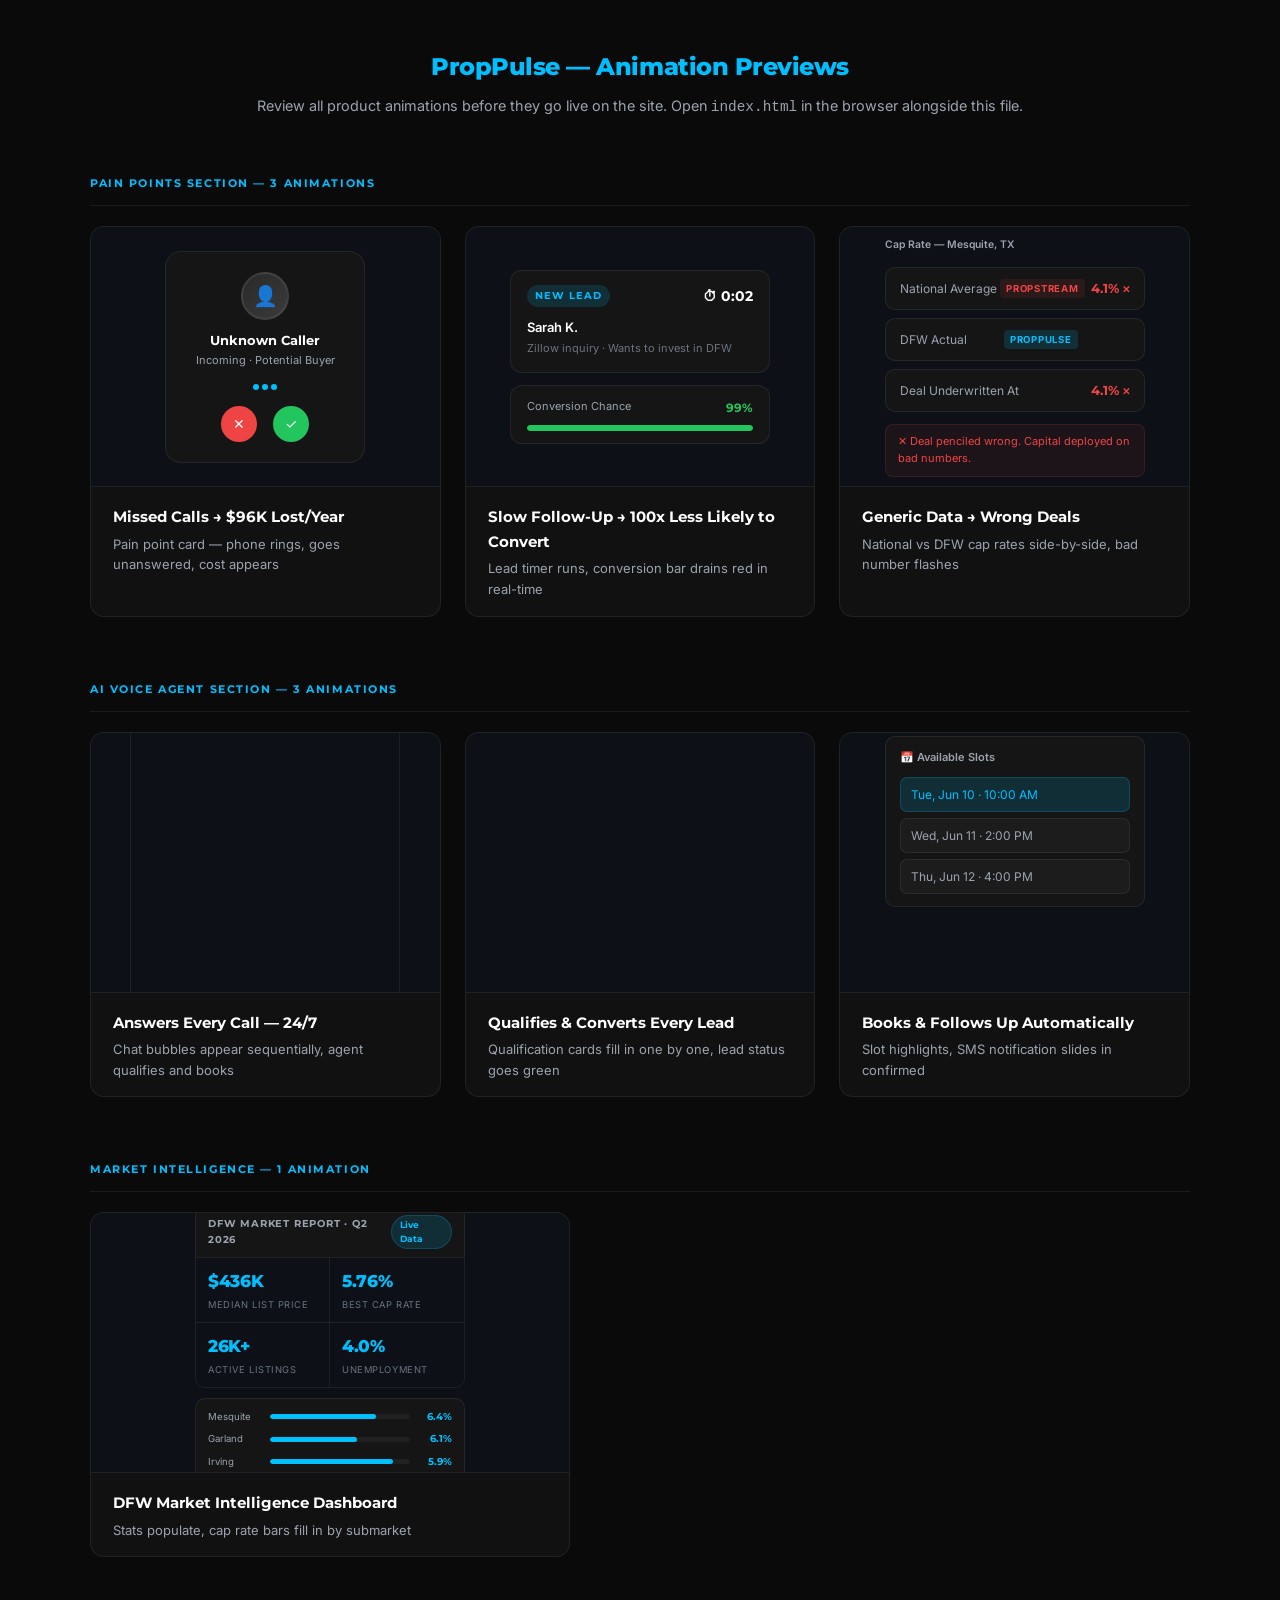
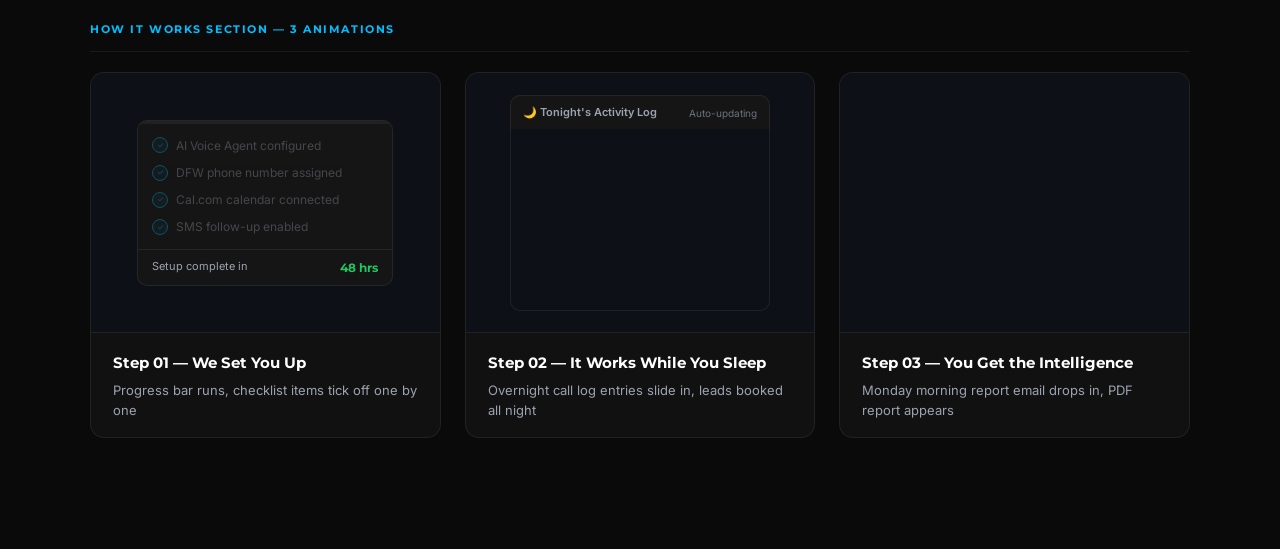
<file: preview-animations.html>
<!DOCTYPE html>
<html lang="en">
<head>
  <meta charset="UTF-8" />
  <meta name="viewport" content="width=device-width, initial-scale=1.0" />
  <title>PropPulse — Animation Previews</title>
  <link href="https://fonts.googleapis.com/css2?family=Montserrat:wght@400;600;700;800&family=Inter:wght@400;500;600&display=swap" rel="stylesheet" />
  <style>
    :root {
      --bg: #0a0a0a;
      --bg-card: #111111;
      --bg-dark: #080808;
      --accent: #00BFFF;
      --accent-dim: rgba(0,191,255,0.15);
      --accent-glow: rgba(0,191,255,0.25);
      --text: #ffffff;
      --text-muted: #9ca3af;
      --text-subtle: #6b7280;
      --border: rgba(0,191,255,0.2);
      --border-subtle: rgba(255,255,255,0.07);
      --radius: 14px;
      --green: #22c55e;
      --red: #ef4444;
    }

    *, *::before, *::after { box-sizing: border-box; margin: 0; padding: 0; }

    body {
      font-family: 'Inter', sans-serif;
      background: var(--bg);
      color: var(--text);
      line-height: 1.6;
      padding: 48px 24px;
    }

    h1 {
      font-family: 'Montserrat', sans-serif;
      font-size: 1.5rem;
      font-weight: 800;
      color: var(--accent);
      text-align: center;
      margin-bottom: 8px;
      letter-spacing: -0.02em;
    }
    .page-sub {
      text-align: center;
      color: var(--text-muted);
      font-size: 0.9rem;
      margin-bottom: 56px;
    }

    .section-label {
      font-family: 'Montserrat', sans-serif;
      font-size: 0.7rem;
      font-weight: 700;
      letter-spacing: 0.14em;
      text-transform: uppercase;
      color: var(--accent);
      margin-bottom: 20px;
      padding-bottom: 12px;
      border-bottom: 1px solid var(--border-subtle);
    }

    .grid {
      display: grid;
      grid-template-columns: repeat(auto-fit, minmax(320px, 1fr));
      gap: 24px;
      max-width: 1100px;
      margin: 0 auto 64px;
    }

    /* ── ANIMATION CARD SHELL ── */
    .anim-card {
      background: var(--bg-card);
      border: 1px solid var(--border-subtle);
      border-radius: var(--radius);
      overflow: hidden;
    }

    .anim-screen {
      background: #0d1117;
      border-bottom: 1px solid var(--border-subtle);
      height: 260px;
      position: relative;
      overflow: hidden;
      display: flex;
      align-items: center;
      justify-content: center;
      padding: 24px;
    }

    .anim-label {
      padding: 18px 22px 16px;
    }
    .anim-title {
      font-family: 'Montserrat', sans-serif;
      font-weight: 700;
      font-size: 0.95rem;
      color: var(--text);
      margin-bottom: 4px;
    }
    .anim-desc {
      font-size: 0.8125rem;
      color: var(--text-muted);
    }

    /* ─────────────────────────────────────────────────────── */
    /* ANIMATION 1: MISSED CALL                                */
    /* ─────────────────────────────────────────────────────── */
    .phone-ui {
      width: 200px;
      background: #151515;
      border-radius: 16px;
      border: 1px solid var(--border-subtle);
      padding: 20px 16px;
      text-align: center;
      animation: phone-ring 4s ease-in-out infinite;
    }

    @keyframes phone-ring {
      0%, 10%  { transform: rotate(0deg); }
      12%       { transform: rotate(-8deg); }
      14%       { transform: rotate(8deg); }
      16%       { transform: rotate(-8deg); }
      18%       { transform: rotate(8deg); }
      20%       { transform: rotate(0deg); }
      100%      { transform: rotate(0deg); }
    }

    .phone-avatar {
      width: 48px;
      height: 48px;
      border-radius: 50%;
      background: linear-gradient(135deg, #2a2a2a, #3a3a3a);
      border: 2px solid var(--border-subtle);
      margin: 0 auto 10px;
      display: flex;
      align-items: center;
      justify-content: center;
      font-size: 1.25rem;
    }

    .phone-name {
      font-family: 'Montserrat', sans-serif;
      font-weight: 700;
      font-size: 0.8125rem;
      color: var(--text);
      margin-bottom: 2px;
    }

    .phone-type {
      font-size: 0.6875rem;
      color: var(--text-muted);
      margin-bottom: 14px;
    }

    .phone-pulse {
      display: flex;
      align-items: center;
      justify-content: center;
      gap: 3px;
      margin-bottom: 16px;
    }

    .pulse-dot {
      width: 6px;
      height: 6px;
      border-radius: 50%;
      background: var(--accent);
      animation: pulse-bounce 0.8s ease-in-out infinite;
    }
    .pulse-dot:nth-child(2) { animation-delay: 0.15s; }
    .pulse-dot:nth-child(3) { animation-delay: 0.3s; }

    @keyframes pulse-bounce {
      0%, 100% { transform: scaleY(1); opacity: 0.4; }
      50%       { transform: scaleY(1.8); opacity: 1; }
    }

    .phone-actions {
      display: flex;
      gap: 16px;
      justify-content: center;
    }

    .btn-decline {
      width: 36px;
      height: 36px;
      border-radius: 50%;
      background: var(--red);
      display: flex;
      align-items: center;
      justify-content: center;
      font-size: 0.875rem;
      animation: btn-decline-pop 4s ease-in-out infinite;
    }

    @keyframes btn-decline-pop {
      0%, 50%   { transform: scale(1); }
      55%        { transform: scale(1.15); }
      60%        { transform: scale(1); }
      100%       { transform: scale(1); }
    }

    .btn-answer {
      width: 36px;
      height: 36px;
      border-radius: 50%;
      background: var(--green);
      display: flex;
      align-items: center;
      justify-content: center;
      font-size: 0.875rem;
    }

    .missed-overlay {
      position: absolute;
      inset: 0;
      background: rgba(10,10,10,0.88);
      display: flex;
      flex-direction: column;
      align-items: center;
      justify-content: center;
      gap: 10px;
      opacity: 0;
      animation: missed-show 4s ease-in-out infinite;
    }

    @keyframes missed-show {
      0%, 45%  { opacity: 0; }
      60%, 90% { opacity: 1; }
      100%     { opacity: 0; }
    }

    .missed-tag {
      background: rgba(239,68,68,0.15);
      border: 1px solid rgba(239,68,68,0.3);
      color: var(--red);
      font-family: 'Montserrat', sans-serif;
      font-size: 0.6875rem;
      font-weight: 700;
      letter-spacing: 0.1em;
      text-transform: uppercase;
      padding: 4px 12px;
      border-radius: 100px;
    }

    .missed-cost {
      font-family: 'Montserrat', sans-serif;
      font-size: 1.75rem;
      font-weight: 800;
      color: var(--red);
      letter-spacing: -0.02em;
    }

    .missed-sub {
      font-size: 0.75rem;
      color: var(--text-muted);
    }

    /* ─────────────────────────────────────────────────────── */
    /* ANIMATION 2: SPEED TO LEAD                              */
    /* ─────────────────────────────────────────────────────── */
    .lead-ui {
      width: 100%;
      max-width: 260px;
    }

    .lead-card {
      background: #151515;
      border: 1px solid var(--border-subtle);
      border-radius: 12px;
      padding: 14px 16px;
      margin-bottom: 12px;
    }

    .lead-card-top {
      display: flex;
      align-items: center;
      justify-content: space-between;
      margin-bottom: 10px;
    }

    .lead-tag-new {
      font-family: 'Montserrat', sans-serif;
      font-size: 0.6rem;
      font-weight: 700;
      letter-spacing: 0.1em;
      text-transform: uppercase;
      background: var(--accent-dim);
      color: var(--accent);
      padding: 3px 8px;
      border-radius: 100px;
    }

    .lead-timer {
      font-family: 'Montserrat', sans-serif;
      font-size: 0.875rem;
      font-weight: 700;
      color: var(--text);
    }

    .lead-name {
      font-weight: 600;
      font-size: 0.8125rem;
      color: var(--text);
      margin-bottom: 2px;
    }

    .lead-source {
      font-size: 0.6875rem;
      color: var(--text-subtle);
    }

    .conversion-bar-wrap {
      background: #151515;
      border: 1px solid var(--border-subtle);
      border-radius: 12px;
      padding: 12px 16px;
    }

    .conversion-label {
      display: flex;
      justify-content: space-between;
      font-size: 0.6875rem;
      color: var(--text-muted);
      margin-bottom: 8px;
    }

    .conversion-pct {
      font-family: 'Montserrat', sans-serif;
      font-weight: 700;
      color: var(--green);
      font-size: 0.75rem;
    }

    .bar-track {
      height: 6px;
      background: rgba(255,255,255,0.06);
      border-radius: 100px;
      overflow: hidden;
    }

    .bar-fill {
      height: 100%;
      border-radius: 100px;
      background: var(--green);
      width: 100%;
      animation: bar-drain 5s linear infinite;
      transform-origin: left;
    }

    @keyframes bar-drain {
      0%   { width: 100%; background: var(--green); }
      70%  { background: #f59e0b; }
      90%  { width: 5%; background: var(--red); }
      95%, 100% { width: 5%; background: var(--red); }
    }

    .lead-timer-val {
      animation: timer-count 5s linear infinite;
    }

    @keyframes timer-count {
      0%   { content: "0:00"; }
    }

    .conversion-pct-val {
      animation: pct-drain 5s linear infinite;
    }

    /* ─────────────────────────────────────────────────────── */
    /* ANIMATION 3: WRONG DATA                                 */
    /* ─────────────────────────────────────────────────────── */
    .data-ui {
      width: 100%;
      max-width: 260px;
      display: flex;
      flex-direction: column;
      gap: 8px;
    }

    .data-row {
      background: #151515;
      border: 1px solid var(--border-subtle);
      border-radius: 10px;
      padding: 10px 14px;
      display: flex;
      justify-content: space-between;
      align-items: center;
    }

    .data-key {
      font-size: 0.75rem;
      color: var(--text-muted);
    }

    .data-val {
      font-family: 'Montserrat', sans-serif;
      font-size: 0.8125rem;
      font-weight: 700;
    }

    .data-val.wrong {
      color: var(--red);
      animation: wrong-flash 3s ease-in-out infinite;
      position: relative;
    }

    .data-val.wrong::after {
      content: ' ✕';
      font-size: 0.65rem;
    }

    @keyframes wrong-flash {
      0%, 80%  { opacity: 1; }
      85%      { opacity: 0.3; }
      90%      { opacity: 1; }
      95%      { opacity: 0.3; }
      100%     { opacity: 1; }
    }

    .data-val.right {
      color: var(--accent);
      animation: right-appear 3s ease-in-out infinite;
      opacity: 0;
    }

    @keyframes right-appear {
      0%, 79%  { opacity: 0; }
      85%      { opacity: 1; }
      100%     { opacity: 1; }
    }

    .data-source-tag {
      font-size: 0.6rem;
      text-transform: uppercase;
      letter-spacing: 0.08em;
      font-weight: 700;
      padding: 2px 6px;
      border-radius: 4px;
    }

    .tag-national {
      background: rgba(239,68,68,0.1);
      color: var(--red);
    }

    .tag-dfw {
      background: var(--accent-dim);
      color: var(--accent);
    }

    /* ─────────────────────────────────────────────────────── */
    /* ANIMATION 4: AI VOICE AGENT — CALL FLOW                 */
    /* ─────────────────────────────────────────────────────── */
    .chat-ui {
      width: 100%;
      max-width: 270px;
      display: flex;
      flex-direction: column;
      gap: 0;
    }

    .chat-header {
      background: #1a1a1a;
      border: 1px solid var(--border-subtle);
      border-bottom: none;
      border-radius: 12px 12px 0 0;
      padding: 10px 14px;
      display: flex;
      align-items: center;
      gap: 8px;
    }

    .chat-avatar {
      width: 28px;
      height: 28px;
      border-radius: 50%;
      background: linear-gradient(135deg, var(--accent) 0%, #0077aa 100%);
      display: flex;
      align-items: center;
      justify-content: center;
      font-size: 0.6rem;
      font-weight: 800;
      font-family: 'Montserrat', sans-serif;
      color: #000;
      flex-shrink: 0;
    }

    .chat-agent-name {
      font-size: 0.75rem;
      font-weight: 600;
      color: var(--text);
    }

    .chat-status {
      margin-left: auto;
      display: flex;
      align-items: center;
      gap: 4px;
      font-size: 0.6rem;
      color: var(--green);
    }

    .chat-dot {
      width: 5px;
      height: 5px;
      border-radius: 50%;
      background: var(--green);
      animation: blink 1.5s ease-in-out infinite;
    }

    @keyframes blink {
      0%, 100% { opacity: 1; }
      50%       { opacity: 0.3; }
    }

    .chat-body {
      background: #0d1117;
      border: 1px solid var(--border-subtle);
      border-top: none;
      border-radius: 0 0 12px 12px;
      padding: 12px 12px;
      display: flex;
      flex-direction: column;
      gap: 8px;
      min-height: 170px;
    }

    .bubble {
      max-width: 85%;
      padding: 8px 11px;
      border-radius: 12px;
      font-size: 0.75rem;
      line-height: 1.45;
      opacity: 0;
    }

    .bubble-agent {
      background: #1e1e1e;
      border: 1px solid var(--border-subtle);
      border-bottom-left-radius: 3px;
      color: var(--text);
      align-self: flex-start;
    }

    .bubble-user {
      background: var(--accent);
      color: #000;
      font-weight: 500;
      align-self: flex-end;
      border-bottom-right-radius: 3px;
    }

    .bubble-confirm {
      background: rgba(34,197,94,0.12);
      border: 1px solid rgba(34,197,94,0.25);
      color: var(--green);
      align-self: flex-start;
      border-bottom-left-radius: 3px;
      display: flex;
      align-items: center;
      gap: 5px;
    }

    /* staggered appearance */
    .b1 { animation: bubble-in 8s ease-in-out infinite; animation-delay: 0.3s; }
    .b2 { animation: bubble-in 8s ease-in-out infinite; animation-delay: 1.5s; }
    .b3 { animation: bubble-in 8s ease-in-out infinite; animation-delay: 2.8s; }
    .b4 { animation: bubble-in 8s ease-in-out infinite; animation-delay: 4.2s; }
    .b5 { animation: bubble-in 8s ease-in-out infinite; animation-delay: 5.5s; }

    @keyframes bubble-in {
      0%     { opacity: 0; transform: translateY(6px); }
      8%     { opacity: 1; transform: translateY(0); }
      88%    { opacity: 1; }
      95%    { opacity: 0; }
      100%   { opacity: 0; }
    }

    .typing-indicator {
      display: flex;
      align-items: center;
      gap: 3px;
      padding: 8px 11px;
      background: #1e1e1e;
      border: 1px solid var(--border-subtle);
      border-radius: 12px;
      border-bottom-left-radius: 3px;
      width: fit-content;
      opacity: 0;
      animation: typing-cycle 8s ease-in-out infinite;
    }

    .typing-dot {
      width: 4px;
      height: 4px;
      border-radius: 50%;
      background: var(--text-muted);
    }

    .typing-dot:nth-child(1) { animation: typing-bounce 0.8s ease-in-out infinite; }
    .typing-dot:nth-child(2) { animation: typing-bounce 0.8s ease-in-out infinite 0.15s; }
    .typing-dot:nth-child(3) { animation: typing-bounce 0.8s ease-in-out infinite 0.3s; }

    @keyframes typing-bounce {
      0%, 100% { transform: translateY(0); }
      50%       { transform: translateY(-3px); }
    }

    @keyframes typing-cycle {
      0%     { opacity: 0; }
      5%     { opacity: 1; }
      12%    { opacity: 0; }
      60%    { opacity: 0; }
      65%    { opacity: 1; }
      72%    { opacity: 0; }
      100%   { opacity: 0; }
    }

    /* ─────────────────────────────────────────────────────── */
    /* ANIMATION 5: QUALIFIES & CONVERTS                       */
    /* ─────────────────────────────────────────────────────── */
    .qualify-ui {
      width: 100%;
      max-width: 260px;
      display: flex;
      flex-direction: column;
      gap: 8px;
    }

    .qualify-card {
      background: #151515;
      border: 1px solid var(--border-subtle);
      border-radius: 10px;
      padding: 12px 14px;
      opacity: 0;
      transform: translateY(8px);
    }

    .qualify-card:nth-child(1) { animation: qualify-appear 6s ease-in-out infinite; animation-delay: 0.2s; }
    .qualify-card:nth-child(2) { animation: qualify-appear 6s ease-in-out infinite; animation-delay: 1.2s; }
    .qualify-card:nth-child(3) { animation: qualify-appear 6s ease-in-out infinite; animation-delay: 2.4s; }
    .qualify-card:nth-child(4) { animation: qualify-appear 6s ease-in-out infinite; animation-delay: 3.6s; }

    @keyframes qualify-appear {
      0%     { opacity: 0; transform: translateY(8px); }
      10%    { opacity: 1; transform: translateY(0); }
      85%    { opacity: 1; }
      95%    { opacity: 0; }
      100%   { opacity: 0; }
    }

    .q-label {
      font-size: 0.6rem;
      text-transform: uppercase;
      letter-spacing: 0.1em;
      font-weight: 700;
      color: var(--text-subtle);
      margin-bottom: 4px;
    }

    .q-value {
      font-size: 0.8125rem;
      font-weight: 600;
      color: var(--text);
    }

    .q-value.accent { color: var(--accent); }
    .q-value.green { color: var(--green); }

    /* ─────────────────────────────────────────────────────── */
    /* ANIMATION 6: BOOKS & FOLLOWS UP                         */
    /* ─────────────────────────────────────────────────────── */
    .booking-ui {
      width: 100%;
      max-width: 260px;
      display: flex;
      flex-direction: column;
      gap: 8px;
    }

    .cal-card {
      background: #151515;
      border: 1px solid var(--border-subtle);
      border-radius: 10px;
      padding: 12px 14px;
    }

    .cal-header {
      font-size: 0.6875rem;
      color: var(--text-muted);
      font-weight: 600;
      margin-bottom: 10px;
      display: flex;
      align-items: center;
      gap: 6px;
    }

    .cal-slots {
      display: flex;
      flex-direction: column;
      gap: 6px;
    }

    .cal-slot {
      display: flex;
      align-items: center;
      justify-content: space-between;
      background: rgba(255,255,255,0.03);
      border: 1px solid var(--border-subtle);
      border-radius: 7px;
      padding: 7px 10px;
      font-size: 0.75rem;
      color: var(--text-muted);
      transition: all 0.3s ease;
    }

    .cal-slot.selected {
      background: var(--accent-dim);
      border-color: var(--border);
      color: var(--accent);
      animation: slot-select 6s ease-in-out infinite;
    }

    @keyframes slot-select {
      0%, 30%  { background: rgba(255,255,255,0.03); border-color: var(--border-subtle); color: var(--text-muted); }
      40%, 85% { background: var(--accent-dim); border-color: var(--border); color: var(--accent); }
      95%      { background: rgba(255,255,255,0.03); border-color: var(--border-subtle); color: var(--text-muted); }
      100%     { background: rgba(255,255,255,0.03); border-color: var(--border-subtle); color: var(--text-muted); }
    }

    .sms-notification {
      background: #1a1a1a;
      border: 1px solid var(--border-subtle);
      border-radius: 10px;
      padding: 10px 14px;
      display: flex;
      align-items: flex-start;
      gap: 10px;
      opacity: 0;
      transform: translateY(10px);
      animation: sms-appear 6s ease-in-out infinite;
      animation-delay: 2.5s;
    }

    @keyframes sms-appear {
      0%, 39%  { opacity: 0; transform: translateY(10px); }
      50%, 85% { opacity: 1; transform: translateY(0); }
      95%      { opacity: 0; }
      100%     { opacity: 0; transform: translateY(10px); }
    }

    .sms-icon {
      width: 28px;
      height: 28px;
      border-radius: 8px;
      background: var(--accent-dim);
      border: 1px solid var(--border);
      display: flex;
      align-items: center;
      justify-content: center;
      font-size: 0.75rem;
      flex-shrink: 0;
    }

    .sms-body {
      flex: 1;
    }

    .sms-from {
      font-size: 0.6875rem;
      font-weight: 700;
      color: var(--accent);
      margin-bottom: 2px;
    }

    .sms-text {
      font-size: 0.6875rem;
      color: var(--text-muted);
      line-height: 1.4;
    }

    /* ─────────────────────────────────────────────────────── */
    /* ANIMATION 7: MARKET INTELLIGENCE DASHBOARD              */
    /* ─────────────────────────────────────────────────────── */
    .dashboard-ui {
      width: 100%;
      max-width: 270px;
    }

    .dash-header {
      background: #151515;
      border: 1px solid var(--border-subtle);
      border-bottom: none;
      border-radius: 10px 10px 0 0;
      padding: 8px 12px;
      display: flex;
      align-items: center;
      justify-content: space-between;
    }

    .dash-title {
      font-family: 'Montserrat', sans-serif;
      font-size: 0.625rem;
      font-weight: 700;
      color: var(--text-muted);
      letter-spacing: 0.08em;
      text-transform: uppercase;
    }

    .dash-badge {
      background: var(--accent-dim);
      border: 1px solid var(--border);
      color: var(--accent);
      font-family: 'Montserrat', sans-serif;
      font-size: 0.5625rem;
      font-weight: 700;
      padding: 2px 8px;
      border-radius: 100px;
    }

    .dash-stats {
      display: grid;
      grid-template-columns: 1fr 1fr;
      border: 1px solid var(--border-subtle);
      border-radius: 0 0 10px 10px;
      overflow: hidden;
    }

    .dash-stat {
      background: #0d1117;
      padding: 10px 12px;
      border-right: 1px solid var(--border-subtle);
      border-bottom: 1px solid var(--border-subtle);
    }

    .dash-stat:nth-child(even) { border-right: none; }
    .dash-stat:nth-child(3),
    .dash-stat:nth-child(4) { border-bottom: none; }

    .dash-stat-val {
      font-family: 'Montserrat', sans-serif;
      font-size: 1.05rem;
      font-weight: 800;
      color: var(--accent);
      letter-spacing: -0.02em;
      margin-bottom: 2px;
    }

    .dash-stat-key {
      font-size: 0.5875rem;
      color: var(--text-subtle);
      text-transform: uppercase;
      letter-spacing: 0.06em;
    }

    .dash-bars {
      margin-top: 10px;
      background: #151515;
      border: 1px solid var(--border-subtle);
      border-radius: 10px;
      padding: 10px 12px;
      display: flex;
      flex-direction: column;
      gap: 7px;
    }

    .dash-bar-row {
      display: flex;
      align-items: center;
      gap: 8px;
    }

    .dash-bar-label {
      font-size: 0.6rem;
      color: var(--text-muted);
      width: 54px;
      flex-shrink: 0;
    }

    .dash-bar-track {
      flex: 1;
      height: 5px;
      background: rgba(255,255,255,0.05);
      border-radius: 100px;
      overflow: hidden;
    }

    .dash-bar-fill {
      height: 100%;
      border-radius: 100px;
      background: var(--accent);
      width: 0;
    }

    .db1 { animation: dash-fill 4s ease-out infinite; animation-delay: 0.2s; width: 76%; }
    .db2 { animation: dash-fill 4s ease-out infinite; animation-delay: 0.5s; width: 62%; }
    .db3 { animation: dash-fill 4s ease-out infinite; animation-delay: 0.8s; width: 88%; }

    @keyframes dash-fill {
      0%   { width: 0; }
      60%  { width: inherit; }
      90%  { width: inherit; opacity: 1; }
      95%  { opacity: 0; }
      96%  { width: 0; opacity: 0; }
      100% { width: 0; opacity: 0; }
    }

    .dash-bar-val {
      font-family: 'Montserrat', sans-serif;
      font-size: 0.6rem;
      color: var(--accent);
      font-weight: 700;
      width: 34px;
      text-align: right;
      flex-shrink: 0;
    }

    /* ─────────────────────────────────────────────────────── */
    /* ANIMATION 8: HOW IT WORKS — SETUP                       */
    /* ─────────────────────────────────────────────────────── */
    .setup-ui {
      width: 100%;
      max-width: 256px;
    }

    .setup-card {
      background: #151515;
      border: 1px solid var(--border-subtle);
      border-radius: 10px;
      overflow: hidden;
    }

    .setup-bar {
      height: 3px;
      background: rgba(255,255,255,0.05);
    }

    .setup-bar-fill {
      height: 100%;
      background: linear-gradient(90deg, var(--accent), #00d4ff);
      animation: setup-progress 5s ease-in-out infinite;
      width: 0;
    }

    @keyframes setup-progress {
      0%   { width: 0%; }
      80%  { width: 100%; }
      90%  { width: 100%; }
      95%  { width: 0%; opacity: 0; }
      96%  { width: 0%; opacity: 0; }
      100% { width: 0%; opacity: 1; }
    }

    .setup-list {
      padding: 12px 14px;
      display: flex;
      flex-direction: column;
      gap: 8px;
    }

    .setup-item {
      display: flex;
      align-items: center;
      gap: 8px;
      font-size: 0.75rem;
      color: var(--text-muted);
      opacity: 0.35;
    }

    .setup-check {
      width: 16px;
      height: 16px;
      border-radius: 50%;
      border: 1.5px solid var(--border-subtle);
      display: flex;
      align-items: center;
      justify-content: center;
      font-size: 0.5rem;
      flex-shrink: 0;
    }

    .setup-item:nth-child(1) { animation: setup-check 5s ease-in-out infinite; animation-delay: 0.5s; }
    .setup-item:nth-child(2) { animation: setup-check 5s ease-in-out infinite; animation-delay: 1.4s; }
    .setup-item:nth-child(3) { animation: setup-check 5s ease-in-out infinite; animation-delay: 2.3s; }
    .setup-item:nth-child(4) { animation: setup-check 5s ease-in-out infinite; animation-delay: 3.2s; }

    @keyframes setup-check {
      0%, 5%   { opacity: 0.35; }
      12%, 85% { opacity: 1; color: var(--text); }
      90%      { opacity: 0.35; }
      100%     { opacity: 0.35; }
    }

    .setup-item.checked .setup-check {
      background: var(--accent-dim);
      border-color: var(--accent);
      color: var(--accent);
    }

    .setup-eta {
      padding: 8px 14px;
      border-top: 1px solid var(--border-subtle);
      font-size: 0.6875rem;
      color: var(--text-muted);
      display: flex;
      align-items: center;
      justify-content: space-between;
    }

    .setup-eta-val {
      font-family: 'Montserrat', sans-serif;
      font-weight: 700;
      color: var(--green);
      font-size: 0.75rem;
    }

    /* ─────────────────────────────────────────────────────── */
    /* ANIMATION 9: HOW IT WORKS — WORKS WHILE YOU SLEEP       */
    /* ─────────────────────────────────────────────────────── */
    .log-ui {
      width: 100%;
      max-width: 260px;
    }

    .log-header {
      background: #151515;
      border: 1px solid var(--border-subtle);
      border-bottom: none;
      border-radius: 10px 10px 0 0;
      padding: 8px 12px;
      display: flex;
      align-items: center;
      justify-content: space-between;
    }

    .log-title {
      font-size: 0.6875rem;
      font-weight: 600;
      color: var(--text-muted);
    }

    .log-night {
      font-size: 0.625rem;
      color: var(--text-subtle);
    }

    .log-body {
      background: #0d1117;
      border: 1px solid var(--border-subtle);
      border-top: none;
      border-radius: 0 0 10px 10px;
      overflow: hidden;
    }

    .log-entry {
      display: flex;
      align-items: center;
      gap: 10px;
      padding: 8px 12px;
      border-bottom: 1px solid var(--border-subtle);
      font-size: 0.6875rem;
      opacity: 0;
      transform: translateX(-6px);
    }

    .log-entry:last-child { border-bottom: none; }

    .log-entry:nth-child(1) { animation: log-slide 7s ease-in-out infinite; animation-delay: 0.3s; }
    .log-entry:nth-child(2) { animation: log-slide 7s ease-in-out infinite; animation-delay: 1.3s; }
    .log-entry:nth-child(3) { animation: log-slide 7s ease-in-out infinite; animation-delay: 2.4s; }
    .log-entry:nth-child(4) { animation: log-slide 7s ease-in-out infinite; animation-delay: 3.5s; }
    .log-entry:nth-child(5) { animation: log-slide 7s ease-in-out infinite; animation-delay: 4.6s; }

    @keyframes log-slide {
      0%     { opacity: 0; transform: translateX(-6px); }
      8%     { opacity: 1; transform: translateX(0); }
      88%    { opacity: 1; }
      95%    { opacity: 0; }
      100%   { opacity: 0; }
    }

    .log-dot {
      width: 6px;
      height: 6px;
      border-radius: 50%;
      flex-shrink: 0;
    }

    .log-dot.booked { background: var(--green); }
    .log-dot.qualified { background: var(--accent); }

    .log-time {
      color: var(--text-subtle);
      width: 32px;
      flex-shrink: 0;
    }

    .log-name { color: var(--text); font-weight: 500; flex: 1; }

    .log-status {
      font-size: 0.6rem;
      font-weight: 700;
      text-transform: uppercase;
      letter-spacing: 0.06em;
      padding: 2px 6px;
      border-radius: 4px;
    }

    .status-booked {
      background: rgba(34,197,94,0.12);
      color: var(--green);
    }

    .status-qualified {
      background: var(--accent-dim);
      color: var(--accent);
    }

    /* ─────────────────────────────────────────────────────── */
    /* ANIMATION 10: HOW IT WORKS — INTELLIGENCE DELIVERED     */
    /* ─────────────────────────────────────────────────────── */
    .inbox-ui {
      width: 100%;
      max-width: 260px;
      display: flex;
      flex-direction: column;
      gap: 8px;
    }

    .inbox-email {
      background: #151515;
      border: 1px solid var(--border-subtle);
      border-radius: 10px;
      padding: 12px 14px;
      opacity: 0;
      transform: translateY(-8px);
      animation: inbox-drop 5s ease-in-out infinite;
    }

    @keyframes inbox-drop {
      0%, 5%   { opacity: 0; transform: translateY(-8px); }
      18%, 85% { opacity: 1; transform: translateY(0); }
      95%      { opacity: 0; }
      100%     { opacity: 0; }
    }

    .inbox-from {
      display: flex;
      align-items: center;
      gap: 8px;
      margin-bottom: 8px;
    }

    .inbox-avatar {
      width: 24px;
      height: 24px;
      border-radius: 6px;
      background: linear-gradient(135deg, var(--accent) 0%, #0077aa 100%);
      display: flex;
      align-items: center;
      justify-content: center;
      font-size: 0.5rem;
      font-weight: 800;
      font-family: 'Montserrat', sans-serif;
      color: #000;
    }

    .inbox-sender {
      font-size: 0.75rem;
      font-weight: 600;
      color: var(--text);
    }

    .inbox-date {
      margin-left: auto;
      font-size: 0.6rem;
      color: var(--text-subtle);
    }

    .inbox-subject {
      font-size: 0.75rem;
      font-weight: 600;
      color: var(--accent);
      margin-bottom: 4px;
    }

    .inbox-preview {
      font-size: 0.6875rem;
      color: var(--text-muted);
      line-height: 1.4;
    }

    .report-thumb {
      background: #0d1117;
      border: 1px solid var(--border);
      border-radius: 10px;
      padding: 10px 12px;
      display: flex;
      align-items: center;
      justify-content: space-between;
      opacity: 0;
      animation: inbox-drop 5s ease-in-out infinite;
      animation-delay: 0.8s;
    }

    .report-thumb-left {
      display: flex;
      align-items: center;
      gap: 8px;
    }

    .report-icon {
      width: 28px;
      height: 28px;
      border-radius: 6px;
      background: var(--accent-dim);
      border: 1px solid var(--border);
      display: flex;
      align-items: center;
      justify-content: center;
      font-size: 0.75rem;
    }

    .report-name {
      font-size: 0.6875rem;
      font-weight: 600;
      color: var(--text);
      margin-bottom: 1px;
    }

    .report-size {
      font-size: 0.6rem;
      color: var(--text-subtle);
    }

    .report-download {
      font-size: 0.6875rem;
      color: var(--accent);
      font-weight: 600;
    }

    /* ─────────────────────────────────────────────────────── */
    /* SHARED GRID SCROLL                                      */
    /* ─────────────────────────────────────────────────────── */
    .max-w { max-width: 1100px; margin: 0 auto; }

    /* Counter animation JS targets */
    .count-up { font-family: 'Montserrat', sans-serif; font-weight: 800; color: var(--accent); }
  </style>
</head>
<body>

  <h1>PropPulse — Animation Previews</h1>
  <p class="page-sub">Review all product animations before they go live on the site. Open <code>index.html</code> in the browser alongside this file.</p>

  <div class="max-w">

    <!-- PAIN POINTS -->
    <div class="section-label">Pain Points Section — 3 Animations</div>
    <div class="grid">

      <!-- 1. Missed Calls -->
      <div class="anim-card">
        <div class="anim-screen">
          <div class="phone-ui">
            <div class="phone-avatar">👤</div>
            <div class="phone-name">Unknown Caller</div>
            <div class="phone-type">Incoming · Potential Buyer</div>
            <div class="phone-pulse">
              <div class="pulse-dot"></div>
              <div class="pulse-dot"></div>
              <div class="pulse-dot"></div>
            </div>
            <div class="phone-actions">
              <div class="btn-decline">✕</div>
              <div class="btn-answer">✓</div>
            </div>
          </div>
          <div class="missed-overlay">
            <div class="missed-tag">Missed Call</div>
            <div class="missed-cost">$96,000<span style="font-size:1rem">/yr</span></div>
            <div class="missed-sub">Your competitor just answered.</div>
          </div>
        </div>
        <div class="anim-label">
          <div class="anim-title">Missed Calls → $96K Lost/Year</div>
          <div class="anim-desc">Pain point card — phone rings, goes unanswered, cost appears</div>
        </div>
      </div>

      <!-- 2. Slow Follow-Up -->
      <div class="anim-card">
        <div class="anim-screen">
          <div class="lead-ui">
            <div class="lead-card">
              <div class="lead-card-top">
                <div class="lead-tag-new">New Lead</div>
                <div class="lead-timer">⏱ <span id="timer-display">0:00</span></div>
              </div>
              <div class="lead-name">Sarah K.</div>
              <div class="lead-source">Zillow inquiry · Wants to invest in DFW</div>
            </div>
            <div class="conversion-bar-wrap">
              <div class="conversion-label">
                <span>Conversion Chance</span>
                <span class="conversion-pct" id="pct-display">100%</span>
              </div>
              <div class="bar-track">
                <div class="bar-fill" id="conv-bar"></div>
              </div>
            </div>
          </div>
        </div>
        <div class="anim-label">
          <div class="anim-title">Slow Follow-Up → 100x Less Likely to Convert</div>
          <div class="anim-desc">Lead timer runs, conversion bar drains red in real-time</div>
        </div>
      </div>

      <!-- 3. Wrong Data -->
      <div class="anim-card">
        <div class="anim-screen">
          <div class="data-ui">
            <div style="display:flex;justify-content:space-between;align-items:center;margin-bottom:6px;">
              <span style="font-size:0.65rem;color:var(--text-muted);font-weight:600;">Cap Rate — Mesquite, TX</span>
            </div>
            <div class="data-row">
              <div class="data-key">National Average</div>
              <div style="display:flex;align-items:center;gap:6px;">
                <span class="data-source-tag tag-national">PropStream</span>
                <div class="data-val wrong">4.1%</div>
              </div>
            </div>
            <div class="data-row">
              <div class="data-key">DFW Actual</div>
              <div style="display:flex;align-items:center;gap:6px;">
                <span class="data-source-tag tag-dfw">PropPulse</span>
                <div class="data-val right" style="color:var(--accent)">6.4% ✓</div>
              </div>
            </div>
            <div class="data-row">
              <div class="data-key">Deal Underwritten At</div>
              <div class="data-val wrong">4.1%</div>
            </div>
            <div style="margin-top:4px;padding:8px 12px;background:rgba(239,68,68,0.07);border:1px solid rgba(239,68,68,0.15);border-radius:8px;font-size:0.6875rem;color:var(--red);">
              ✕ Deal penciled wrong. Capital deployed on bad numbers.
            </div>
          </div>
        </div>
        <div class="anim-label">
          <div class="anim-title">Generic Data → Wrong Deals</div>
          <div class="anim-desc">National vs DFW cap rates side-by-side, bad number flashes</div>
        </div>
      </div>

    </div>

    <!-- AI VOICE AGENT -->
    <div class="section-label">AI Voice Agent Section — 3 Animations</div>
    <div class="grid">

      <!-- 4. Answers Every Call -->
      <div class="anim-card">
        <div class="anim-screen">
          <div class="chat-ui">
            <div class="chat-header">
              <div class="chat-avatar">PP</div>
              <div>
                <div class="chat-agent-name">PropPulse Agent</div>
              </div>
              <div class="chat-status"><div class="chat-dot"></div> Live</div>
            </div>
            <div class="chat-body">
              <div class="typing-indicator">
                <div class="typing-dot"></div>
                <div class="typing-dot"></div>
                <div class="typing-dot"></div>
              </div>
              <div class="bubble bubble-agent b1">Hey! You've reached PropPulse. Are you buying, selling, or investing?</div>
              <div class="bubble bubble-user b2">Looking to invest in DFW rentals</div>
              <div class="bubble bubble-agent b3">Cap rates in Mesquite are hitting 6.4% right now. Want the full submarket breakdown?</div>
              <div class="bubble bubble-user b4">Yes — and can I book a call?</div>
              <div class="bubble bubble-confirm b5">✓ Booked Tuesday 10am · SMS sent</div>
            </div>
          </div>
        </div>
        <div class="anim-label">
          <div class="anim-title">Answers Every Call — 24/7</div>
          <div class="anim-desc">Chat bubbles appear sequentially, agent qualifies and books</div>
        </div>
      </div>

      <!-- 5. Qualifies & Converts -->
      <div class="anim-card">
        <div class="anim-screen">
          <div class="qualify-ui">
            <div style="font-size:0.65rem;color:var(--text-subtle);margin-bottom:4px;text-transform:uppercase;letter-spacing:0.1em;font-weight:700;">Lead Qualification</div>
            <div class="qualify-card">
              <div class="q-label">Caller Type</div>
              <div class="q-value accent">Investor — Identified in 28s</div>
            </div>
            <div class="qualify-card">
              <div class="q-label">Target Market</div>
              <div class="q-value">DFW Rentals · $300K–$500K</div>
            </div>
            <div class="qualify-card">
              <div class="q-label">Timeline</div>
              <div class="q-value">Ready to deploy within 60 days</div>
            </div>
            <div class="qualify-card">
              <div class="q-label">Status</div>
              <div class="q-value green">✓ Qualified · Booked for Strategy Call</div>
            </div>
          </div>
        </div>
        <div class="anim-label">
          <div class="anim-title">Qualifies & Converts Every Lead</div>
          <div class="anim-desc">Qualification cards fill in one by one, lead status goes green</div>
        </div>
      </div>

      <!-- 6. Books & Follows Up -->
      <div class="anim-card">
        <div class="anim-screen">
          <div class="booking-ui">
            <div class="cal-card">
              <div class="cal-header">📅 Available Slots</div>
              <div class="cal-slots">
                <div class="cal-slot selected">Tue, Jun 10 · 10:00 AM</div>
                <div class="cal-slot">Wed, Jun 11 · 2:00 PM</div>
                <div class="cal-slot">Thu, Jun 12 · 4:00 PM</div>
              </div>
            </div>
            <div class="sms-notification">
              <div class="sms-icon">💬</div>
              <div class="sms-body">
                <div class="sms-from">PropPulse AI · SMS</div>
                <div class="sms-text">Your consultation is confirmed for Tue Jun 10 at 10am. Talk soon!</div>
              </div>
            </div>
          </div>
        </div>
        <div class="anim-label">
          <div class="anim-title">Books & Follows Up Automatically</div>
          <div class="anim-desc">Slot highlights, SMS notification slides in confirmed</div>
        </div>
      </div>

    </div>

    <!-- MARKET INTELLIGENCE -->
    <div class="section-label">Market Intelligence — 1 Animation</div>
    <div class="grid" style="grid-template-columns: repeat(auto-fit, minmax(320px, 480px));">

      <!-- 7. Market Intelligence Dashboard -->
      <div class="anim-card">
        <div class="anim-screen">
          <div class="dashboard-ui">
            <div class="dash-header">
              <div class="dash-title">DFW Market Report · Q2 2026</div>
              <div class="dash-badge">Live Data</div>
            </div>
            <div class="dash-stats">
              <div class="dash-stat">
                <div class="dash-stat-val">$436K</div>
                <div class="dash-stat-key">Median List Price</div>
              </div>
              <div class="dash-stat">
                <div class="dash-stat-val">5.76%</div>
                <div class="dash-stat-key">Best Cap Rate</div>
              </div>
              <div class="dash-stat">
                <div class="dash-stat-val">26K+</div>
                <div class="dash-stat-key">Active Listings</div>
              </div>
              <div class="dash-stat">
                <div class="dash-stat-val">4.0%</div>
                <div class="dash-stat-key">Unemployment</div>
              </div>
            </div>
            <div class="dash-bars">
              <div class="dash-bar-row">
                <div class="dash-bar-label">Mesquite</div>
                <div class="dash-bar-track"><div class="dash-bar-fill db1"></div></div>
                <div class="dash-bar-val">6.4%</div>
              </div>
              <div class="dash-bar-row">
                <div class="dash-bar-label">Garland</div>
                <div class="dash-bar-track"><div class="dash-bar-fill db2"></div></div>
                <div class="dash-bar-val">6.1%</div>
              </div>
              <div class="dash-bar-row">
                <div class="dash-bar-label">Irving</div>
                <div class="dash-bar-track"><div class="dash-bar-fill db3"></div></div>
                <div class="dash-bar-val">5.9%</div>
              </div>
            </div>
          </div>
        </div>
        <div class="anim-label">
          <div class="anim-title">DFW Market Intelligence Dashboard</div>
          <div class="anim-desc">Stats populate, cap rate bars fill in by submarket</div>
        </div>
      </div>

    </div>

    <!-- HOW IT WORKS -->
    <div class="section-label">How It Works Section — 3 Animations</div>
    <div class="grid">

      <!-- 8. Setup -->
      <div class="anim-card">
        <div class="anim-screen">
          <div class="setup-ui">
            <div class="setup-card">
              <div class="setup-bar"><div class="setup-bar-fill"></div></div>
              <div class="setup-list">
                <div class="setup-item checked">
                  <div class="setup-check">✓</div>
                  <span>AI Voice Agent configured</span>
                </div>
                <div class="setup-item checked">
                  <div class="setup-check">✓</div>
                  <span>DFW phone number assigned</span>
                </div>
                <div class="setup-item checked">
                  <div class="setup-check">✓</div>
                  <span>Cal.com calendar connected</span>
                </div>
                <div class="setup-item checked">
                  <div class="setup-check">✓</div>
                  <span>SMS follow-up enabled</span>
                </div>
              </div>
              <div class="setup-eta">
                <span>Setup complete in</span>
                <span class="setup-eta-val">48 hrs</span>
              </div>
            </div>
          </div>
        </div>
        <div class="anim-label">
          <div class="anim-title">Step 01 — We Set You Up</div>
          <div class="anim-desc">Progress bar runs, checklist items tick off one by one</div>
        </div>
      </div>

      <!-- 9. Works While You Sleep -->
      <div class="anim-card">
        <div class="anim-screen">
          <div class="log-ui">
            <div class="log-header">
              <div class="log-title">🌙 Tonight's Activity Log</div>
              <div class="log-night">Auto-updating</div>
            </div>
            <div class="log-body">
              <div class="log-entry">
                <div class="log-dot booked"></div>
                <div class="log-time">11:42p</div>
                <div class="log-name">Marcus T.</div>
                <div class="log-status status-booked">Booked</div>
              </div>
              <div class="log-entry">
                <div class="log-dot qualified"></div>
                <div class="log-time">1:17a</div>
                <div class="log-name">Priya K.</div>
                <div class="log-status status-qualified">Qualified</div>
              </div>
              <div class="log-entry">
                <div class="log-dot booked"></div>
                <div class="log-time">2:34a</div>
                <div class="log-name">James R.</div>
                <div class="log-status status-booked">Booked</div>
              </div>
              <div class="log-entry">
                <div class="log-dot booked"></div>
                <div class="log-time">3:51a</div>
                <div class="log-name">Chen W.</div>
                <div class="log-status status-booked">Booked</div>
              </div>
              <div class="log-entry">
                <div class="log-dot qualified"></div>
                <div class="log-time">5:08a</div>
                <div class="log-name">Sofia M.</div>
                <div class="log-status status-qualified">Qualified</div>
              </div>
            </div>
          </div>
        </div>
        <div class="anim-label">
          <div class="anim-title">Step 02 — It Works While You Sleep</div>
          <div class="anim-desc">Overnight call log entries slide in, leads booked all night</div>
        </div>
      </div>

      <!-- 10. Intelligence Delivered -->
      <div class="anim-card">
        <div class="anim-screen">
          <div class="inbox-ui">
            <div class="inbox-email">
              <div class="inbox-from">
                <div class="inbox-avatar">PP</div>
                <div class="inbox-sender">PropPulse Intelligence</div>
                <div class="inbox-date">Mon 7:00am</div>
              </div>
              <div class="inbox-subject">Your Weekly Lead Report is Ready</div>
              <div class="inbox-preview">5 leads qualified · 4 booked · 3 confirmed. Your DFW June market report is attached.</div>
            </div>
            <div class="report-thumb">
              <div class="report-thumb-left">
                <div class="report-icon">📊</div>
                <div>
                  <div class="report-name">DFW-Report-June-2026.pdf</div>
                  <div class="report-size">2.4 MB · 14 sections</div>
                </div>
              </div>
              <div class="report-download">↓ Open</div>
            </div>
          </div>
        </div>
        <div class="anim-label">
          <div class="anim-title">Step 03 — You Get the Intelligence</div>
          <div class="anim-desc">Monday morning report email drops in, PDF report appears</div>
        </div>
      </div>

    </div>
  </div>

  <script>
    /* ── Live timer for Slow Follow-Up card ── */
    (function() {
      var elapsed = 0;
      var maxSecs = 300;
      var timerEl = document.getElementById('timer-display');
      var pctEl   = document.getElementById('pct-display');

      setInterval(function() {
        elapsed = (elapsed + 1) % (maxSecs + 5);
        if (elapsed > maxSecs) { elapsed = 0; return; }

        var mins = Math.floor(elapsed / 60);
        var secs = elapsed % 60;
        if (timerEl) timerEl.textContent = mins + ':' + (secs < 10 ? '0' : '') + secs;

        var pct = Math.max(5, Math.round(100 - (elapsed / maxSecs) * 95));
        if (pctEl) {
          pctEl.textContent = pct + '%';
          pctEl.style.color = pct > 60 ? '#22c55e' : pct > 25 ? '#f59e0b' : '#ef4444';
        }
      }, 1000);
    })();

    /* ── Setup checklist: re-trigger animation each cycle ── */
    /* The CSS animations handle all timing automatically. */
  </script>

</body>
</html>
</file>
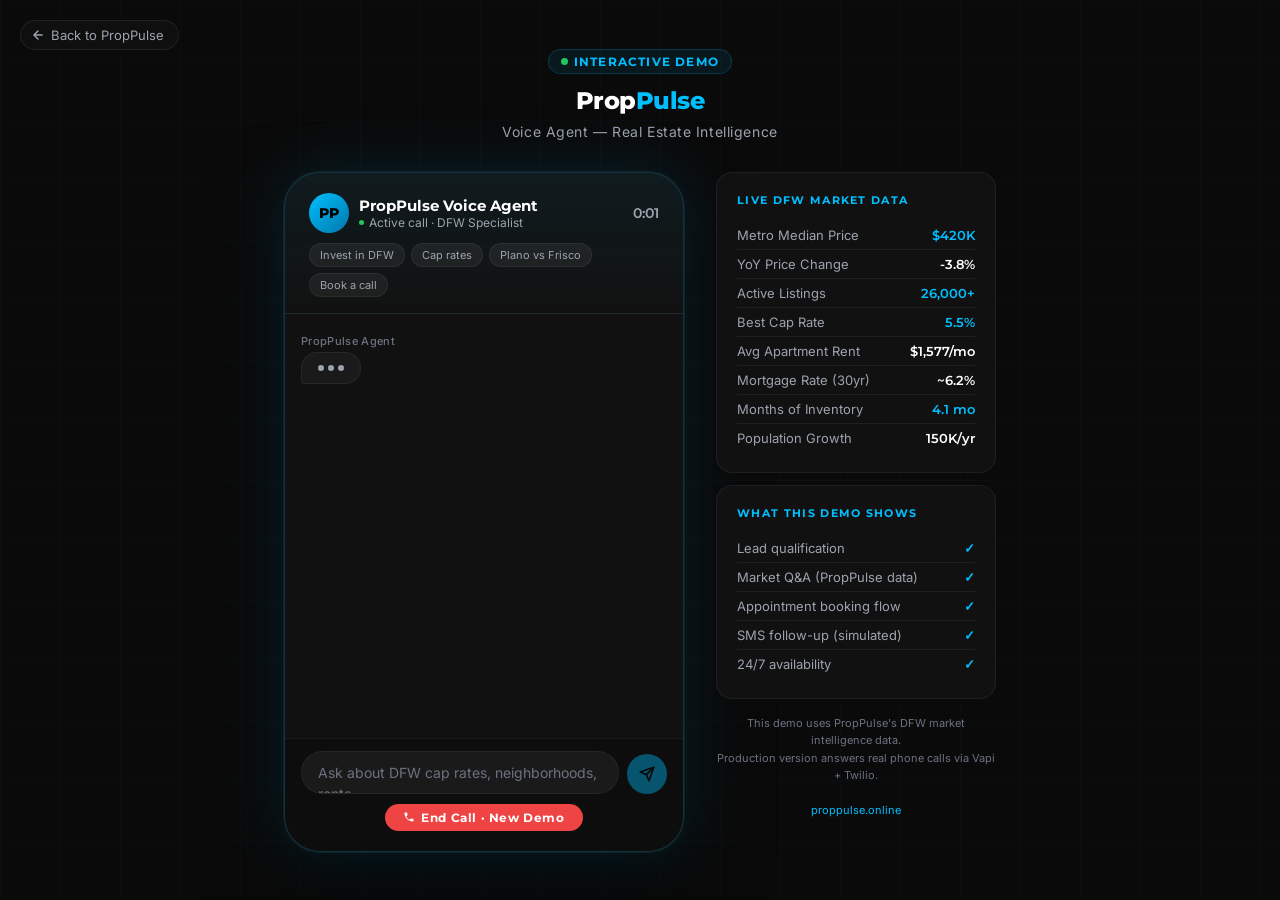
<file: voice-demo.html>
<!DOCTYPE html>
<html lang="en">
<head>
  <meta charset="UTF-8" />
  <meta name="viewport" content="width=device-width, initial-scale=1.0" />
  <title>PropPulse Voice Agent — Live Demo</title>
  <link href="https://fonts.googleapis.com/css2?family=Montserrat:wght@600;700;800&family=Inter:wght@400;500&display=swap" rel="stylesheet" />
  <style>
    *, *::before, *::after { box-sizing: border-box; margin: 0; padding: 0; }

    :root {
      --bg:       #0a0a0a;
      --card:     #111111;
      --accent:   #00BFFF;
      --glow:     rgba(0,191,255,0.15);
      --border:   rgba(0,191,255,0.2);
      --subtle:   rgba(255,255,255,0.06);
      --text:     #ffffff;
      --muted:    #9ca3af;
      --subtle-t: #6b7280;
      --radius:   16px;
    }

    body {
      font-family: 'Inter', sans-serif;
      background: var(--bg);
      color: var(--text);
      min-height: 100vh;
      display: flex;
      flex-direction: column;
      align-items: center;
      justify-content: center;
      padding: 24px 16px;
      overflow-x: hidden;
    }

    body::before {
      content: '';
      position: fixed;
      inset: 0;
      background-image:
        linear-gradient(rgba(0,191,255,0.03) 1px, transparent 1px),
        linear-gradient(90deg, rgba(0,191,255,0.03) 1px, transparent 1px);
      background-size: 60px 60px;
      pointer-events: none;
    }

    .header {
      text-align: center;
      margin-bottom: 32px;
      position: relative;
      z-index: 1;
    }
    .logo {
      font-family: 'Montserrat', sans-serif;
      font-size: 1.5rem;
      font-weight: 800;
      letter-spacing: -0.02em;
      margin-bottom: 8px;
    }
    .logo span { color: var(--accent); }
    .tagline {
      font-size: 0.875rem;
      color: var(--muted);
      letter-spacing: 0.04em;
    }
    .back-link {
      position: fixed;
      top: 20px;
      left: 20px;
      z-index: 100;
      display: inline-flex;
      align-items: center;
      gap: 6px;
      font-size: 0.8125rem;
      color: var(--muted);
      text-decoration: none;
      background: rgba(17,17,17,0.85);
      border: 1px solid rgba(255,255,255,0.08);
      border-radius: 100px;
      padding: 6px 14px 6px 10px;
      backdrop-filter: blur(8px);
      transition: color 0.2s, border-color 0.2s;
    }
    .back-link:hover { color: var(--accent); border-color: var(--border); }
    .live-badge {
      display: inline-flex;
      align-items: center;
      gap: 6px;
      background: rgba(0,191,255,0.08);
      border: 1px solid var(--border);
      border-radius: 100px;
      padding: 4px 12px;
      font-size: 0.75rem;
      font-family: 'Montserrat', sans-serif;
      font-weight: 700;
      letter-spacing: 0.1em;
      text-transform: uppercase;
      color: var(--accent);
      margin-bottom: 12px;
    }
    .live-dot {
      width: 7px; height: 7px;
      border-radius: 50%;
      background: #22c55e;
      animation: pulse-dot 1.5s ease-in-out infinite;
    }
    @keyframes pulse-dot {
      0%, 100% { opacity: 1; transform: scale(1); }
      50%       { opacity: 0.5; transform: scale(0.75); }
    }

    .phone-wrap {
      position: relative;
      z-index: 1;
      width: 100%;
      max-width: 400px;
    }
    .phone {
      background: var(--card);
      border: 1px solid var(--border);
      border-radius: 36px;
      box-shadow:
        0 0 0 1px var(--subtle),
        0 0 60px var(--glow),
        0 32px 80px rgba(0,0,0,0.6);
      overflow: hidden;
      display: flex;
      flex-direction: column;
      height: 680px;
    }

    .phone-top {
      padding: 20px 24px 16px;
      border-bottom: 1px solid var(--subtle);
      background: linear-gradient(180deg, rgba(0,191,255,0.06) 0%, transparent 100%);
      flex-shrink: 0;
    }
    .call-status {
      display: flex;
      align-items: center;
      gap: 10px;
      margin-bottom: 10px;
    }
    .call-avatar {
      width: 40px; height: 40px;
      border-radius: 50%;
      background: linear-gradient(135deg, var(--accent) 0%, #0077aa 100%);
      display: flex; align-items: center; justify-content: center;
      font-family: 'Montserrat', sans-serif;
      font-weight: 800;
      font-size: 0.875rem;
      color: #000;
      flex-shrink: 0;
    }
    .call-info { flex: 1; min-width: 0; }
    .call-name {
      font-family: 'Montserrat', sans-serif;
      font-weight: 700;
      font-size: 0.9375rem;
      color: var(--text);
    }
    .call-sub {
      font-size: 0.75rem;
      color: var(--muted);
      display: flex;
      align-items: center;
      gap: 5px;
    }
    .call-sub .dot {
      width: 5px; height: 5px;
      border-radius: 50%;
      background: #22c55e;
      animation: pulse-dot 1.5s ease-in-out infinite;
    }
    .call-timer {
      font-family: 'Montserrat', sans-serif;
      font-size: 0.875rem;
      color: var(--muted);
      font-weight: 600;
      flex-shrink: 0;
    }

    .quick-prompts {
      display: flex;
      gap: 6px;
      flex-wrap: wrap;
    }
    .quick-btn {
      background: var(--subtle);
      border: 1px solid var(--subtle);
      border-radius: 100px;
      padding: 4px 10px;
      font-size: 0.6875rem;
      color: var(--muted);
      cursor: pointer;
      transition: all 0.2s;
      font-family: 'Inter', sans-serif;
      white-space: nowrap;
    }
    .quick-btn:hover {
      border-color: var(--accent);
      color: var(--accent);
      background: rgba(0,191,255,0.06);
    }

    .messages {
      flex: 1;
      overflow-y: auto;
      padding: 20px 16px;
      display: flex;
      flex-direction: column;
      gap: 12px;
      scroll-behavior: smooth;
    }
    .messages::-webkit-scrollbar { width: 3px; }
    .messages::-webkit-scrollbar-track { background: transparent; }
    .messages::-webkit-scrollbar-thumb { background: var(--subtle); border-radius: 3px; }

    .msg {
      max-width: 82%;
      animation: fadeUp 0.25s ease;
    }
    @keyframes fadeUp {
      from { opacity: 0; transform: translateY(8px); }
      to   { opacity: 1; transform: translateY(0); }
    }
    .msg--agent { align-self: flex-start; }
    .msg--user  { align-self: flex-end; }

    .msg-bubble {
      padding: 10px 14px;
      border-radius: 18px;
      font-size: 0.875rem;
      line-height: 1.55;
    }
    .msg--agent .msg-bubble {
      background: #1a1a1a;
      border: 1px solid var(--subtle);
      border-bottom-left-radius: 4px;
      color: var(--text);
    }
    .msg--user .msg-bubble {
      background: var(--accent);
      color: #000;
      font-weight: 500;
      border-bottom-right-radius: 4px;
    }
    .msg-label {
      font-size: 0.6875rem;
      color: var(--subtle-t);
      margin-bottom: 4px;
      font-weight: 500;
      letter-spacing: 0.03em;
    }
    .msg--user .msg-label { text-align: right; }

    .typing-bubble {
      display: flex;
      gap: 4px;
      align-items: center;
      padding: 12px 16px;
      background: #1a1a1a;
      border: 1px solid var(--subtle);
      border-radius: 18px;
      border-bottom-left-radius: 4px;
      width: fit-content;
    }
    .typing-bubble span {
      width: 6px; height: 6px;
      border-radius: 50%;
      background: var(--muted);
      animation: typing 1.2s ease-in-out infinite;
    }
    .typing-bubble span:nth-child(2) { animation-delay: 0.2s; }
    .typing-bubble span:nth-child(3) { animation-delay: 0.4s; }
    @keyframes typing {
      0%, 60%, 100% { transform: translateY(0); opacity: 0.4; }
      30%            { transform: translateY(-5px); opacity: 1; }
    }

    .input-area {
      padding: 12px 16px 20px;
      border-top: 1px solid var(--subtle);
      flex-shrink: 0;
      background: rgba(10,10,10,0.6);
    }
    .input-row {
      display: flex;
      gap: 8px;
      align-items: flex-end;
    }
    .input-box {
      flex: 1;
      background: #1a1a1a;
      border: 1px solid var(--subtle);
      border-radius: 22px;
      padding: 10px 16px;
      color: var(--text);
      font-family: 'Inter', sans-serif;
      font-size: 0.875rem;
      resize: none;
      outline: none;
      transition: border-color 0.2s;
      max-height: 100px;
      overflow-y: auto;
      line-height: 1.5;
    }
    .input-box::placeholder { color: var(--subtle-t); }
    .input-box:focus { border-color: rgba(0,191,255,0.4); }

    .send-btn {
      width: 40px; height: 40px;
      border-radius: 50%;
      background: var(--accent);
      border: none;
      cursor: pointer;
      display: flex; align-items: center; justify-content: center;
      flex-shrink: 0;
      transition: all 0.2s;
    }
    .send-btn:hover { background: #00d4ff; box-shadow: 0 0 16px rgba(0,191,255,0.4); }
    .send-btn:active { transform: scale(0.94); }
    .send-btn:disabled { opacity: 0.4; cursor: not-allowed; }
    .send-btn svg { color: #000; }

    .end-call-row {
      display: flex;
      justify-content: center;
      margin-top: 10px;
    }
    .end-call-btn {
      background: #ef4444;
      border: none;
      border-radius: 100px;
      padding: 6px 18px;
      color: #fff;
      font-family: 'Montserrat', sans-serif;
      font-size: 0.75rem;
      font-weight: 700;
      letter-spacing: 0.05em;
      cursor: pointer;
      transition: all 0.2s;
      display: flex;
      align-items: center;
      gap: 6px;
    }
    .end-call-btn:hover { background: #dc2626; }

    .side-panel {
      position: relative;
      z-index: 1;
      margin-top: 24px;
      width: 100%;
      max-width: 400px;
    }
    .data-card {
      background: var(--card);
      border: 1px solid var(--subtle);
      border-radius: var(--radius);
      padding: 20px;
      margin-bottom: 12px;
    }
    .data-card-title {
      font-family: 'Montserrat', sans-serif;
      font-size: 0.6875rem;
      font-weight: 700;
      letter-spacing: 0.12em;
      text-transform: uppercase;
      color: var(--accent);
      margin-bottom: 14px;
    }
    .stat-row {
      display: flex;
      justify-content: space-between;
      align-items: baseline;
      padding: 6px 0;
      border-bottom: 1px solid var(--subtle);
      font-size: 0.8125rem;
    }
    .stat-row:last-child { border-bottom: none; }
    .stat-label { color: var(--muted); }
    .stat-val { color: var(--text); font-weight: 600; font-family: 'Montserrat', sans-serif; }
    .stat-val.accent { color: var(--accent); }

    .disclaimer {
      text-align: center;
      font-size: 0.6875rem;
      color: var(--subtle-t);
      margin-top: 16px;
      line-height: 1.6;
    }
    .disclaimer a { color: var(--accent); text-decoration: none; }
    .disclaimer a:hover { text-decoration: underline; }

    @media (min-width: 900px) {
      .layout {
        display: flex;
        gap: 32px;
        align-items: flex-start;
        justify-content: center;
      }
      .phone-wrap { flex-shrink: 0; }
      .side-panel { margin-top: 0; max-width: 280px; }
    }

    /* ── Hormozi form overlay ──────────────────────────────────────── */
    #hzOverlay {
      display: none;
      position: fixed;
      inset: 0;
      background: rgba(0,0,0,0.88);
      z-index: 1000;
      align-items: center;
      justify-content: center;
      padding: 20px;
      backdrop-filter: blur(6px);
      animation: fadeIn 0.25s ease;
    }
    #hzOverlay.active { display: flex; }
    @keyframes fadeIn { from{opacity:0} to{opacity:1} }

    .hz-card {
      background: #111;
      border: 1px solid rgba(0,191,255,0.22);
      border-radius: 24px;
      max-width: 900px;
      width: 100%;
      max-height: 92vh;
      overflow-y: auto;
      display: grid;
      grid-template-columns: 1fr 420px;
      box-shadow: 0 0 100px rgba(0,191,255,0.12), 0 40px 80px rgba(0,0,0,0.7);
      animation: slideUp 0.3s cubic-bezier(.16,1,.3,1);
    }
    @keyframes slideUp { from{opacity:0;transform:translateY(24px)} to{opacity:1;transform:translateY(0)} }

    /* LEFT — copy */
    .hz-copy {
      padding: 44px 40px;
      border-right: 1px solid rgba(255,255,255,0.055);
      display: flex;
      flex-direction: column;
      justify-content: center;
    }
    .hz-tag {
      display: inline-flex;
      align-items: center;
      gap: 7px;
      background: rgba(0,191,255,0.08);
      border: 1px solid rgba(0,191,255,0.22);
      border-radius: 100px;
      padding: 4px 12px;
      font-size: 0.6875rem;
      font-weight: 700;
      letter-spacing: 0.1em;
      text-transform: uppercase;
      color: var(--accent);
      margin-bottom: 22px;
      width: fit-content;
    }
    .hz-tag-dot { width:6px;height:6px;border-radius:50%;background:var(--accent); }
    .hz-h1 {
      font-family: 'Montserrat', sans-serif;
      font-size: clamp(1.5rem, 2.5vw, 2.1rem);
      font-weight: 900;
      line-height: 1.08;
      letter-spacing: -0.03em;
      margin-bottom: 18px;
    }
    .hz-h1 em { font-style:normal; color:var(--accent); }
    .hz-p {
      font-size: 0.9375rem;
      line-height: 1.7;
      color: #b0bec5;
      margin-bottom: 28px;
    }
    .hz-bullets { display:flex;flex-direction:column;gap:11px;margin-bottom:32px; }
    .hz-b {
      display:flex;align-items:flex-start;gap:10px;
      font-size:0.875rem;color:#d1d5db;line-height:1.5;
    }
    .hz-ck {
      width:18px;height:18px;border-radius:50%;
      background:rgba(0,191,255,0.13);
      border:1px solid rgba(0,191,255,0.3);
      display:flex;align-items:center;justify-content:center;
      flex-shrink:0;margin-top:1px;
    }
    .hz-ck svg{width:9px;height:9px;color:var(--accent);}
    .hz-proof {
      background: rgba(0,191,255,0.04);
      border: 1px solid rgba(0,191,255,0.12);
      border-radius: 12px;
      padding: 16px 18px;
    }
    .hz-quote {
      font-size:0.8125rem;line-height:1.6;color:#9ca3af;font-style:italic;margin-bottom:8px;
    }
    .hz-attr { font-size:0.75rem;font-weight:600;color:var(--dim); }
    .hz-attr span { color:var(--accent); }

    /* RIGHT — form */
    .hz-form-panel { padding: 44px 38px; }
    .hz-form-title {
      font-family:'Montserrat',sans-serif;font-size:1.125rem;
      font-weight:900;margin-bottom:4px;
    }
    .hz-form-sub {
      font-size:0.8125rem;color:var(--muted);margin-bottom:26px;line-height:1.5;
    }
    .hz-form-sub strong { color:var(--accent); }

    .hf { margin-bottom: 14px; }
    .hl {
      display:block;font-size:0.6875rem;font-weight:700;
      letter-spacing:0.07em;text-transform:uppercase;
      color:var(--dim);margin-bottom:5px;
    }
    .hi, .hs {
      width:100%;background:#1a1a1a;
      border:1px solid rgba(255,255,255,0.07);
      border-radius:10px;padding:11px 13px;
      color:var(--text);font-family:'Inter',sans-serif;
      font-size:0.9375rem;outline:none;
      transition:border-color 0.18s,box-shadow 0.18s;
    }
    .hi::placeholder{color:#3a4048;}
    .hi:focus,.hs:focus{
      border-color:rgba(0,191,255,0.45);
      box-shadow:0 0 0 3px rgba(0,191,255,0.07);
    }
    .hs{appearance:none;cursor:pointer;}
    .hs option{background:#1a1a1a;}

    .hfr{display:grid;grid-template-columns:1fr 1fr;gap:11px;}

    /* intent pills */
    .hint-row{display:grid;grid-template-columns:1fr 1fr 1fr;gap:7px;}
    .hint-radio{display:none;}
    .hint-lbl{
      display:flex;align-items:center;justify-content:center;
      padding:10px 4px;background:#1a1a1a;
      border:1px solid rgba(255,255,255,0.07);
      border-radius:9px;font-size:0.8125rem;
      font-weight:600;color:var(--muted);cursor:pointer;transition:all 0.15s;
    }
    .hint-radio:checked+.hint-lbl{
      border-color:var(--accent);color:var(--accent);
      background:rgba(0,191,255,0.08);
    }
    .hint-lbl:hover{border-color:rgba(0,191,255,0.3);color:var(--accent);}

    .hz-cta {
      width:100%;background:var(--accent);border:none;
      border-radius:12px;padding:16px;color:#000;
      font-family:'Montserrat',sans-serif;font-size:0.9375rem;
      font-weight:900;letter-spacing:0.01em;cursor:pointer;
      transition:all 0.2s;margin-top:6px;
      display:flex;align-items:center;justify-content:center;gap:8px;
    }
    .hz-cta:hover{background:#00d4ff;box-shadow:0 0 28px rgba(0,191,255,0.35);transform:translateY(-1px);}
    .hz-cta:active{transform:translateY(0);box-shadow:none;}
    .hz-cta:disabled{opacity:0.45;cursor:not-allowed;transform:none;box-shadow:none;}

    .hz-trust{
      display:flex;align-items:center;justify-content:center;
      gap:5px;margin-top:12px;
    }
    .hz-trust svg{color:var(--dim);width:11px;height:11px;}
    .hz-trust span{font-size:0.71875rem;color:var(--dim);}

    /* success */
    #hzSuccess{display:none;text-align:center;padding:20px 0;}
    .hzs-icon{
      width:64px;height:64px;border-radius:50%;
      background:rgba(0,191,255,0.1);border:2px solid var(--accent);
      display:flex;align-items:center;justify-content:center;margin:0 auto 20px;
    }
    .hzs-t{font-family:'Montserrat',sans-serif;font-size:1.25rem;font-weight:900;margin-bottom:10px;}
    .hzs-s{font-size:0.875rem;color:var(--muted);line-height:1.7;}
    .hzs-s strong{color:var(--accent);}
    .hzs-close{
      margin-top:22px;background:transparent;
      border:1px solid rgba(255,255,255,0.12);border-radius:100px;
      padding:8px 22px;color:var(--muted);font-size:0.8125rem;
      cursor:pointer;transition:all 0.2s;
    }
    .hzs-close:hover{border-color:var(--accent);color:var(--accent);}

    /* close X */
    .hz-close-btn{
      position:absolute;top:18px;right:18px;
      width:32px;height:32px;border-radius:50%;
      background:rgba(255,255,255,0.06);border:none;
      color:var(--muted);font-size:1.1rem;cursor:pointer;
      display:flex;align-items:center;justify-content:center;
      transition:all 0.2s;z-index:10;
    }
    .hz-close-btn:hover{background:rgba(255,255,255,0.1);color:var(--text);}
    .hz-card{position:relative;}

    @media(max-width:680px){
      .hz-card{grid-template-columns:1fr;}
      .hz-copy{display:none;}
      .hz-form-panel{padding:32px 24px;}
    }
  </style>
</head>
<body>

  <div class="header">
    <a href="index.html" class="back-link">
      <svg width="14" height="14" viewBox="0 0 24 24" fill="none" stroke="currentColor" stroke-width="2.5" stroke-linecap="round" stroke-linejoin="round"><path d="M19 12H5M12 5l-7 7 7 7"/></svg>
      Back to PropPulse
    </a>
    <div class="live-badge"><span class="live-dot"></span> Interactive Demo</div>
    <div class="logo">Prop<span>Pulse</span></div>
    <div class="tagline">Voice Agent — Real Estate Intelligence</div>
  </div>

  <div class="layout">

    <div class="phone-wrap">
      <div class="phone">

        <div class="phone-top">
          <div class="call-status">
            <div class="call-avatar">PP</div>
            <div class="call-info">
              <div class="call-name">PropPulse Voice Agent</div>
              <div class="call-sub"><span class="dot"></span> Active call · DFW Specialist</div>
            </div>
            <div class="call-timer" id="timer">0:00</div>
          </div>
          <div class="quick-prompts">
            <button class="quick-btn" onclick="sendQuick('I want to invest in DFW')">Invest in DFW</button>
            <button class="quick-btn" onclick="sendQuick('What are cap rates like?')">Cap rates</button>
            <button class="quick-btn" onclick="sendQuick('Tell me about Plano vs Frisco')">Plano vs Frisco</button>
            <button class="quick-btn" onclick="sendQuick('I want to book a consultation')">Book a call</button>
          </div>
        </div>

        <div class="messages" id="messages"></div>

        <div class="input-area">
          <div class="input-row">
            <textarea
              class="input-box"
              id="input"
              placeholder="Ask about DFW cap rates, neighborhoods, rents..."
              rows="1"
              onkeydown="handleKey(event)"
              oninput="autoResize(this)"
            ></textarea>
            <button class="send-btn" id="sendBtn" onclick="send()" aria-label="Send">
              <svg width="16" height="16" viewBox="0 0 24 24" fill="none" stroke="currentColor" stroke-width="2.5" stroke-linecap="round" stroke-linejoin="round">
                <line x1="22" y1="2" x2="11" y2="13"/><polygon points="22 2 15 22 11 13 2 9 22 2"/>
              </svg>
            </button>
          </div>
          <div class="end-call-row">
            <button class="end-call-btn" onclick="endCall()">
              <svg width="12" height="12" viewBox="0 0 24 24" fill="currentColor"><path d="M6.6 10.8c1.4 2.8 3.8 5.1 6.6 6.6l2.2-2.2c.3-.3.7-.4 1-.2 1.1.4 2.3.6 3.6.6.6 0 1 .4 1 1V20c0 .6-.4 1-1 1-9.4 0-17-7.6-17-17 0-.6.4-1 1-1h3.5c.6 0 1 .4 1 1 0 1.3.2 2.5.6 3.6.1.3 0 .7-.2 1L6.6 10.8z"/></svg>
              End Call · New Demo
            </button>
          </div>
        </div>

      </div>
    </div>

    <div class="side-panel">
      <div class="data-card">
        <div class="data-card-title">Live DFW Market Data</div>
        <div class="stat-row"><span class="stat-label">Metro Median Price</span><span class="stat-val accent">$420K</span></div>
        <div class="stat-row"><span class="stat-label">YoY Price Change</span><span class="stat-val">-3.8%</span></div>
        <div class="stat-row"><span class="stat-label">Active Listings</span><span class="stat-val accent">26,000+</span></div>
        <div class="stat-row"><span class="stat-label">Best Cap Rate</span><span class="stat-val accent">5.5%</span></div>
        <div class="stat-row"><span class="stat-label">Avg Apartment Rent</span><span class="stat-val">$1,577/mo</span></div>
        <div class="stat-row"><span class="stat-label">Mortgage Rate (30yr)</span><span class="stat-val">~6.2%</span></div>
        <div class="stat-row"><span class="stat-label">Months of Inventory</span><span class="stat-val accent">4.1 mo</span></div>
        <div class="stat-row"><span class="stat-label">Population Growth</span><span class="stat-val">150K/yr</span></div>
      </div>

      <div class="data-card">
        <div class="data-card-title">What this demo shows</div>
        <div class="stat-row"><span class="stat-label">Lead qualification</span><span class="stat-val accent">✓</span></div>
        <div class="stat-row"><span class="stat-label">Market Q&amp;A (PropPulse data)</span><span class="stat-val accent">✓</span></div>
        <div class="stat-row"><span class="stat-label">Appointment booking flow</span><span class="stat-val accent">✓</span></div>
        <div class="stat-row"><span class="stat-label">SMS follow-up (simulated)</span><span class="stat-val accent">✓</span></div>
        <div class="stat-row"><span class="stat-label">24/7 availability</span><span class="stat-val accent">✓</span></div>
      </div>

      <p class="disclaimer">
        This demo uses PropPulse's DFW market intelligence data.<br/>
        Production version answers real phone calls via Vapi + Twilio.<br/><br/>
        <a href="index.html">proppulse.online</a>
      </p>
    </div>

  </div>

  <!-- ── Hormozi lead form overlay ─────────────────────────────────── -->
  <div id="hzOverlay">
    <div class="hz-card">
      <button class="hz-close-btn" onclick="closeHz()" aria-label="Close">✕</button>

      <!-- LEFT COPY -->
      <div class="hz-copy">
        <div class="hz-tag"><span class="hz-tag-dot"></span>You just qualified</div>
        <h2 class="hz-h1">
          You're 15 minutes away<br/>
          from knowing <em>exactly</em><br/>
          where your money goes.
        </h2>
        <p class="hz-p">
          Most DFW investors leave <strong>$30K–$80K</strong> on the table
          using metro averages instead of submarket data. This brief fixes that.
          Free. No pitch.
        </p>
        <div class="hz-bullets">
          <div class="hz-b">
            <div class="hz-ck"><svg viewBox="0 0 24 24" fill="none" stroke="currentColor" stroke-width="3.5" stroke-linecap="round" stroke-linejoin="round"><polyline points="20 6 9 17 4 12"/></svg></div>
            <span>The 3 DFW submarkets delivering <strong>6%+ cap rates</strong> right now</span>
          </div>
          <div class="hz-b">
            <div class="hz-ck"><svg viewBox="0 0 24 24" fill="none" stroke="currentColor" stroke-width="3.5" stroke-linecap="round" stroke-linejoin="round"><polyline points="20 6 9 17 4 12"/></svg></div>
            <span>Where prices are still <strong>5–8% below peak</strong> — and moving fast</span>
          </div>
          <div class="hz-b">
            <div class="hz-ck"><svg viewBox="0 0 24 24" fill="none" stroke="currentColor" stroke-width="3.5" stroke-linecap="round" stroke-linejoin="round"><polyline points="20 6 9 17 4 12"/></svg></div>
            <span>Your personalized brief matched to your <strong>budget + target area</strong></span>
          </div>
          <div class="hz-b">
            <div class="hz-ck"><svg viewBox="0 0 24 24" fill="none" stroke="currentColor" stroke-width="3.5" stroke-linecap="round" stroke-linejoin="round"><polyline points="20 6 9 17 4 12"/></svg></div>
            <span>A booked 15-min consultation with a DFW specialist — <strong>at no cost</strong></span>
          </div>
        </div>
        <div class="hz-proof">
          <div class="hz-quote">"I was about to overpay by $40K on a Mesquite fourplex. PropPulse's submarket data showed me a better deal two blocks away. One number paid for a year of service."</div>
          <div class="hz-attr">Marcus T. · <span>DFW Multifamily Investor</span></div>
        </div>
      </div>

      <!-- RIGHT FORM -->
      <div class="hz-form-panel">
        <div id="hzFormContent">
          <div class="hz-form-title">Lock In Your Free Brief</div>
          <div class="hz-form-sub">Takes 30 seconds. <strong>No spam. No pitch.</strong></div>

          <form id="hzForm" onsubmit="submitHz(event)" novalidate>

            <div class="hfr">
              <div class="hf">
                <label class="hl" for="hzName">Name</label>
                <input class="hi" type="text" id="hzName" placeholder="First name" required />
              </div>
              <div class="hf">
                <label class="hl" for="hzPhone">Phone</label>
                <input class="hi" type="tel" id="hzPhone" placeholder="(214) 555-0100" />
              </div>
            </div>

            <div class="hf">
              <label class="hl" for="hzEmail">Email</label>
              <input class="hi" type="email" id="hzEmail" placeholder="you@email.com" required />
            </div>

            <div class="hf">
              <label class="hl">I'm looking to…</label>
              <div class="hint-row">
                <input type="radio" class="hint-radio" name="hzIntent" id="hzBuy" value="Buy" />
                <label class="hint-lbl" for="hzBuy">Buy</label>
                <input type="radio" class="hint-radio" name="hzIntent" id="hzSell" value="Sell" />
                <label class="hint-lbl" for="hzSell">Sell</label>
                <input type="radio" class="hint-radio" name="hzIntent" id="hzInvest" value="Invest" />
                <label class="hint-lbl" for="hzInvest">Invest</label>
              </div>
            </div>

            <div class="hfr">
              <div class="hf">
                <label class="hl" for="hzBudget">Budget</label>
                <select class="hs" id="hzBudget">
                  <option value="" disabled selected>Select…</option>
                  <option>Under $300K</option>
                  <option>$300K – $500K</option>
                  <option>$500K – $1M</option>
                  <option>$1M – $3M</option>
                  <option>$3M+</option>
                </select>
              </div>
              <div class="hf">
                <label class="hl" for="hzArea">Target Area</label>
                <select class="hs" id="hzArea">
                  <option value="" disabled selected>Select…</option>
                  <option>Plano / Frisco</option>
                  <option>McKinney / Allen</option>
                  <option>Fort Worth / Westoplex</option>
                  <option>Mesquite / Garland</option>
                  <option>Arlington / Grand Prairie</option>
                  <option>South Dallas</option>
                  <option>Still deciding</option>
                </select>
              </div>
            </div>

            <button type="submit" class="hz-cta" id="hzCtaBtn">
              <span id="hzCtaText">Send Me the Brief — It's Free</span>
              <svg width="15" height="15" viewBox="0 0 24 24" fill="none" stroke="currentColor" stroke-width="2.5" stroke-linecap="round" stroke-linejoin="round">
                <line x1="5" y1="12" x2="19" y2="12"/><polyline points="12 5 19 12 12 19"/>
              </svg>
            </button>
          </form>

          <div class="hz-trust">
            <svg viewBox="0 0 24 24" fill="none" stroke="currentColor" stroke-width="2" stroke-linecap="round" stroke-linejoin="round"><rect x="3" y="11" width="18" height="11" rx="2"/><path d="M7 11V7a5 5 0 0 1 10 0v4"/></svg>
            <span>Your info stays private. We don't sell data. Period.</span>
          </div>
        </div>

        <!-- Success -->
        <div id="hzSuccess">
          <div class="hzs-icon">
            <svg width="26" height="26" viewBox="0 0 24 24" fill="none" stroke="#00BFFF" stroke-width="2.5" stroke-linecap="round" stroke-linejoin="round"><polyline points="20 6 9 17 4 12"/></svg>
          </div>
          <div class="hzs-t">You're locked in.</div>
          <div class="hzs-s">
            Our team will reach out within 24 hours to<br/>
            confirm your consultation.<br/><br/>
            <strong>The data's already in your corner.</strong>
          </div>
          <button class="hzs-close" onclick="closeHz()">Back to chat</button>
        </div>
      </div>
    </div>
  </div>

  <script>
    /* ── Qualification state ────────────────────────────────────────────────── */
    const S = {
      stage: 'intent',   // intent → name → area → budget → preapproval → timeline → book → done
      intent: null,      // 'buyer' | 'seller' | 'investor'
      name: null,
      appointmentTime: null,
    };

    /* ── Email detection ───────────────────────────────────────────────────── */
    function extractEmail(text) {
      const m = text.match(/[a-zA-Z0-9._%+\-]+@[a-zA-Z0-9.\-]+\.[a-zA-Z]{2,}/);
      return m ? m[0] : null;
    }

    function showHermoziForm(email, name, intent) {
      // Pre-fill known fields
      if (email) document.getElementById('hzEmail').value = email;
      if (name)  document.getElementById('hzName').value  = name;
      if (intent) {
        const map = { buyer: 'hzBuy', seller: 'hzSell', investor: 'hzInvest' };
        const id = map[intent.toLowerCase()];
        if (id) document.getElementById(id).checked = true;
      }
      // Reset form state
      document.getElementById('hzFormContent').style.display = '';
      document.getElementById('hzSuccess').style.display = 'none';
      document.getElementById('hzCtaBtn').disabled = false;
      document.getElementById('hzCtaText').textContent = 'Send Me the Brief — It\'s Free';
      // Show overlay (slight delay so chat message renders first)
      setTimeout(() => document.getElementById('hzOverlay').classList.add('active'), 600);
    }

    function closeHz() {
      document.getElementById('hzOverlay').classList.remove('active');
    }

    async function submitHz(e) {
      e.preventDefault();
      const btn  = document.getElementById('hzCtaBtn');
      const txt  = document.getElementById('hzCtaText');
      const name   = document.getElementById('hzName').value.trim();
      const email  = document.getElementById('hzEmail').value.trim();
      const phone  = document.getElementById('hzPhone').value.trim();
      const intent = (document.querySelector('input[name="hzIntent"]:checked') || {}).value || '';
      const budget = document.getElementById('hzBudget').value || '';
      const area   = document.getElementById('hzArea').value || '';

      if (!email || !email.includes('@')) {
        document.getElementById('hzEmail').focus();
        return;
      }

      btn.disabled = true;
      txt.textContent = 'Submitting…';

      const payload = { name, email, phone, intent, budget, area,
                        _subject: `New PropPulse Lead — ${name || email}` };

      await Promise.allSettled([
        // Formspree → sends real email to alex@proppulse.online
        fetch('https://formspree.io/f/mzdqrpjw', {
          method: 'POST',
          headers: { 'Content-Type': 'application/json', 'Accept': 'application/json' },
          body: JSON.stringify(payload),
        }),
        // Local server → saves to leads_log.json
        fetch('/submit-lead', {
          method: 'POST',
          headers: { 'Content-Type': 'application/json' },
          body: JSON.stringify(payload),
        }),
      ]);

      document.getElementById('hzFormContent').style.display = 'none';
      document.getElementById('hzSuccess').style.display     = 'block';
    }

    /* ── Market knowledge base ──────────────────────────────────────────────── */
    const MARKET = [
      {
        k: ['cap rate', 'cap rates', 'yield', 'return on invest', 'roi'],
        r: "Metro cap rates average 5.5%. Best yields: Mesquite at 6.2%, South Dallas at 6.5%, Garland at 6.0%. Frisco and Plano are tighter at 4.4–4.7% — you're paying an appreciation premium there. Which submarket are you evaluating?"
      },
      {
        k: ['plano vs frisco', 'frisco vs plano', 'plano or frisco', 'frisco or plano'],
        r: "Plano: $420K median, 4.7% cap rate — solid cash flow today. Frisco: $485K median, 4.4% cap — tighter yield but stronger appreciation runway. Cash flow now: Plano. Five-year upside: Frisco. Depends on your thesis."
      },
      {
        k: ['plano', 'frisco'],
        r: "Both are strong DFW submarkets. Plano offers better cash flow at $420K median and 4.7% cap rates. Frisco commands a premium at $485K but has higher appreciation potential. What's your priority — yield today or growth over time?"
      },
      {
        k: ['rent', 'rents', 'rental market', 'lease', 'tenant', 'renting'],
        r: "DFW apartment rents average $1,577/month. SFR rentals run $1,900–2,400 depending on submarket. Year-over-year rent growth is 4.2% metro-wide. Mesquite and Garland have the best rent-to-price ratios right now."
      },
      {
        k: ['home price', 'median price', 'home value', 'how much', 'affordable', 'expensive', 'cost to buy'],
        r: "DFW metro median is $420K — down 3.8% year-over-year as inventory normalized. Most affordable: Mesquite at $295K, Garland at $320K, Balch Springs at $275K. Premium tier: Southlake, Highland Park, Prosper."
      },
      {
        k: ['mesquite', 'garland', 'south dallas', 'irving', 'balch springs'],
        r: "These are DFW's strongest cash-flow submarkets. Mesquite and Garland deliver 6–6.5% cap rates with 94–96% occupancy and median entries under $320K. Irving has a strong employment base with cap rates around 5.8%."
      },
      {
        k: ['mckinney', 'allen', 'prosper', 'celina', 'north dallas corridor'],
        r: "North DFW corridor absorbed over 18,000 new residents last year. Cap rates are tighter at 4.8–5.2% but rent growth outpaces the metro average. Strong appreciation play with a 5-plus year hold."
      },
      {
        k: ['fort worth', 'westoplex', 'arlington', 'haltom city', 'benbrook'],
        r: "Fort Worth Westoplex is a top growth corridor. Lockheed, American Airlines HQ, and a growing logistics sector drive population inflows. Multifamily cap rates run 5.5–6% with solid fundamentals throughout."
      },
      {
        k: ['multifamily', 'apartment complex', 'duplex', 'fourplex', 'multi-family', 'units', 'complex'],
        r: "DFW multifamily is solid. Class B in Mesquite and Garland: 6–6.5% cap rates, 94–96% occupancy. Retail cap rates average 6.7% with asking rents at $24.91 per square foot. Build-to-rent in Frisco and McKinney has strong institutional demand."
      },
      {
        k: ['inventory', 'active listings', 'days on market', 'market conditions', 'supply'],
        r: "DFW has 4.1 months of inventory — balanced to slightly seller-favorable in most submarkets. Over 26,000 active listings metro-wide. Average days on market is 38; Frisco and Prosper are moving fastest at 22–28 days."
      },
      {
        k: ['mortgage rate', 'interest rate', 'financing', 'loan', 'lender', 'pre-approv', 'preapprov'],
        r: "30-year fixed rates are running around 6.2%. Combined with DFW's recent price correction, monthly payments on a $420K home are back near 2021 levels. Are you currently working with a lender?"
      },
      {
        k: ['population', 'migration', 'people moving', 'growth corridor', 'net in-migration'],
        r: "DFW absorbs roughly 150,000 net new residents per year — one of the highest rates in the US. Strongest inflow corridors: Plano, McKinney, Allen, Frisco, and Fort Worth Westoplex. That's the engine behind sustained rent demand."
      },
      {
        k: ['proppulse report', 'market report', 'intelligence report', 'your report', 'what do you offer'],
        r: "PropPulse reports cover 9 sections: population, employment, housing inventory, rent comps, neighborhood analysis, and financial models — all DFW-specific. 15-plus verified sources, delivered in 24 hours. Want me to send you the free sample?"
      },
      {
        k: ['wholesale', 'distressed', 'off-market', 'off market', 'flip', 'flipping', 'foreclosure'],
        r: "Distressed inventory in DFW is concentrated in South Dallas, Mesquite, and Garland as foreclosure activity picks up from 2024 lows. PropPulse tracks distressed concentration by zip code. What's your acquisition price target?"
      },
      {
        k: ['sell', 'selling', 'list my', 'listing my', 'put on market'],
        r: "DFW has 4.1 months of inventory and an average of 38 days on market — solid conditions for a well-priced listing. Frisco and Prosper are the fastest-moving submarkets at 22–28 days. What area are you looking to sell in?"
      },
      {
        k: ['hello', 'hi ', 'hey ', 'howdy', 'good morning', 'good afternoon', 'good evening'],
        r: "Hey — glad you reached out! I'm your PropPulse DFW intelligence agent. I can answer cap rate questions, walk you through specific submarkets, and get you booked with our team. Are you looking to buy, sell, or invest in DFW?"
      },
    ];

    /* ── Intent detection ───────────────────────────────────────────────────── */
    function detectIntent(lower) {
      if (/\b(buy|buying|purchase|purchas|primary residence|looking for a home|find a home)\b/.test(lower)) return 'buyer';
      if (/\b(sell|selling|list|listing|put on market)\b/.test(lower)) return 'seller';
      if (/\b(invest|investing|investment|rental property|cash flow|passive income|deal|asset|multifamily|duplex|commercial|cap rate|yield|roi)\b/.test(lower)) return 'investor';
      return null;
    }

    /* ── Name extraction ────────────────────────────────────────────────────── */
    function extractName(msg) {
      const patterns = [
        /(?:my name is|i'?m|i am|call me|it'?s|this is)\s+([A-Z][a-z]{1,20})/i,
        /^([A-Z][a-z]{1,20})(?:[,.!]|\s*$)/,
      ];
      for (const p of patterns) {
        const m = msg.match(p);
        if (m && m[1].length > 1 && !['The', 'Yes', 'No', 'Hey', 'Hi'].includes(m[1])) return m[1];
      }
      return null;
    }

    /* ── Qualification replies ──────────────────────────────────────────────── */
    function intentReply(intent) {
      if (intent === 'buyer') return "Great — DFW inventory is up and prices have stabilized, so it's a solid window to buy. What's your name so I can pull the right data for you?";
      if (intent === 'seller') return "Good timing — DFW has 4.1 months of inventory and average days on market is 38. Solid conditions for a well-priced listing. What's your name?";
      return "Perfect — DFW is one of the top cash-flow markets in the country right now. What's your name so I can walk you through the best submarkets?";
    }

    function nameReply(name) {
      return `Nice to meet you, ${name}. Which area of DFW are you focused on — North Dallas, Fort Worth, the suburbs like Plano or McKinney, or are you still narrowing it down?`;
    }

    function areaReply(name) {
      const n = name ? `${name}, what` : 'What';
      return `${n}'s your budget range — under $400K, between $400K and $700K, or are you looking at larger assets above that?`;
    }

    function budgetReply(intent, name) {
      const n = name || '';
      if (intent === 'buyer') return `${n ? n + ', are' : 'Are'} you currently pre-approved with a lender, or still in the early stages of financing?`;
      return `${n ? n + ', what' : 'What'}'s your target hold period — optimizing for cash flow today, appreciation over 5-plus years, or a blend of both?`;
    }

    function preapprovalReply(name) {
      const n = name ? `${name}, what` : 'What';
      return `Understood. ${n}'s your timeline — are you looking to move in the next 30–60 days, or still in the early research stage?`;
    }

    function timelineReply(name) {
      const n = name ? `${name}, based` : 'Based';
      return `${n} on what you've shared, I'd love to get you on a 20-minute call with our team. I have Tuesday at 10am, Wednesday at 2pm, or Thursday at 4pm CST — any of those work?`;
    }

    function bookingReply(name) {
      return `${name ? 'Perfect, ' + name + '!' : 'Perfect!'} What's the best email to send your calendar invite and a free PropPulse market brief to?`;
    }

    function confirmedReply(name) {
      return `You're all set${name ? ', ' + name : ''}! You'll receive a confirmation and a sample PropPulse report within a few minutes. Our team is looking forward to the conversation. Anything else I can help with?`;
    }

    function closingReply(name) {
      const n = name ? `, ${name}` : '';
      return `It was a pleasure speaking with you${n}! Our team will be in touch shortly. Have a wonderful day, and don't hesitate to reach out anytime at proppulse.online. Take care!`;
    }

    /* ── Fallbacks ──────────────────────────────────────────────────────────── */
    const FALLBACKS = [
      "That's a great question. Can you tell me more about the area or property type you're focused on? I want to make sure I give you accurate PropPulse data.",
      "Good question. The full answer depends on your investment thesis — are you optimizing for cash flow, appreciation, or a blend of both?",
      "I want to get you the right picture. Are you focused on a specific submarket — North Dallas, Fort Worth, or one of the suburbs like Plano or Mesquite?",
      "Let me make sure I point you in the right direction. Are you evaluating this as a primary residence, a rental property, or a commercial asset?",
    ];
    let fallbackIdx = 0;

    /* ── Main reply function ────────────────────────────────────────────────── */
    function getReply(msg) {
      const lower = msg.toLowerCase();

      // Market questions answered immediately at any stage
      for (const s of MARKET) {
        if (s.k.some(k => lower.includes(k))) return s.r;
      }

      // Booking keywords jump to appointment flow at any stage
      if (/\b(book|schedule|appointment|consult|meeting|tuesday|wednesday|thursday|10am|2pm|4pm|calendar|availability)\b/.test(lower)) {
        if (S.stage !== 'book' && S.stage !== 'done') {
          S.stage = 'book';
          return timelineReply(S.name);
        }
        if (S.stage === 'book') {
          // Capture what they said as the appointment time
          S.appointmentTime = msg;
          S.stage = 'done';
          return bookingReply(S.name);
        }
        return confirmedReply(S.name);
      }

      const intent = detectIntent(lower);
      const name = extractName(msg);

      // Intent stage
      if (S.stage === 'intent') {
        if (intent) {
          S.intent = intent;
          S.stage = 'name';
          return intentReply(intent);
        }
        return "Are you looking to buy, sell, or invest in DFW? I can pull the most relevant data once I know what you're focused on.";
      }

      // Name stage — ask once, then move on if they don't share
      if (S.stage === 'name') {
        if (name) {
          S.name = name;
          S.stage = 'area';
          return nameReply(name);
        }
        if (/\b(no|skip|pass|rather not|prefer not|doesn't matter|doesnt matter|anonymous|private|not share|no thanks|nope|just|move on)\b/.test(lower)) {
          S.stage = 'area';
          return "No problem at all! Which area of DFW are you focused on — North Dallas, Fort Worth, the suburbs like Plano or McKinney, or still narrowing it down?";
        }
        S.stage = 'name_retry';
        return "What's your name? Totally optional — we can continue either way.";
      }

      // Name retry — one more try, then move on regardless
      if (S.stage === 'name_retry') {
        if (name) {
          S.name = name;
          S.stage = 'area';
          return nameReply(name);
        }
        S.stage = 'area';
        return "No worries at all! Which area of DFW are you focused on — North Dallas, Fort Worth, the suburbs, or still deciding?";
      }

      // Area stage — accept any response as the area answer
      if (S.stage === 'area') {
        S.stage = 'budget';
        return areaReply(S.name);
      }

      // Budget stage
      if (S.stage === 'budget') {
        S.stage = 'preapproval';
        return budgetReply(S.intent, S.name);
      }

      // Pre-approval / hold period stage
      if (S.stage === 'preapproval') {
        S.stage = 'timeline';
        return preapprovalReply(S.name);
      }

      // Timeline stage
      if (S.stage === 'timeline') {
        S.stage = 'book';
        return timelineReply(S.name);
      }

      // Booking — email collection (user is confirming their chosen time)
      if (S.stage === 'book') {
        S.appointmentTime = msg;
        S.stage = 'done';
        return bookingReply(S.name);
      }

      // Done — user just gave their email; show Hormozi form overlay
      if (S.stage === 'done') {
        S.stage = 'closing';
        const email = extractEmail(msg);
        showHermoziForm(email, S.name, S.intent);
        return confirmedReply(S.name);
      }

      // Closing — professional goodbye
      if (S.stage === 'closing') {
        return closingReply(S.name);
      }

      const reply = FALLBACKS[fallbackIdx % FALLBACKS.length];
      fallbackIdx++;
      return reply;
    }

    /* ── Timer ──────────────────────────────────────────────────────────────── */
    let timerInterval = null;
    let seconds = 0;

    function startTimer() {
      seconds = 0;
      clearInterval(timerInterval);
      timerInterval = setInterval(() => {
        seconds++;
        const m = Math.floor(seconds / 60);
        const s = String(seconds % 60).padStart(2, '0');
        document.getElementById('timer').textContent = `${m}:${s}`;
      }, 1000);
    }

    /* ── UI helpers ─────────────────────────────────────────────────────────── */
    function addMessage(text, role) {
      const container = document.getElementById('messages');
      const wrap = document.createElement('div');
      wrap.className = `msg msg--${role}`;

      const label = document.createElement('div');
      label.className = 'msg-label';
      label.textContent = role === 'agent' ? 'PropPulse Agent' : 'You';

      const bubble = document.createElement('div');
      bubble.className = 'msg-bubble';
      bubble.textContent = text;

      wrap.appendChild(label);
      wrap.appendChild(bubble);
      container.appendChild(wrap);
      container.scrollTop = container.scrollHeight;
      return bubble;
    }

    function showTyping() {
      const container = document.getElementById('messages');
      const wrap = document.createElement('div');
      wrap.className = 'msg msg--agent';
      wrap.id = 'typing-indicator';

      const label = document.createElement('div');
      label.className = 'msg-label';
      label.textContent = 'PropPulse Agent';

      const bubble = document.createElement('div');
      bubble.className = 'typing-bubble';
      bubble.innerHTML = '<span></span><span></span><span></span>';

      wrap.appendChild(label);
      wrap.appendChild(bubble);
      container.appendChild(wrap);
      container.scrollTop = container.scrollHeight;
    }

    function hideTyping() {
      const el = document.getElementById('typing-indicator');
      if (el) el.remove();
    }

    /* ── Simulated streaming ────────────────────────────────────────────────── */
    let isWaiting = false;

    async function simulateStream(bubble, text, container) {
      const words = text.split(' ');
      for (let i = 0; i < words.length; i++) {
        await new Promise(r => setTimeout(r, 35 + Math.random() * 25));
        bubble.textContent += (i === 0 ? '' : ' ') + words[i];
        container.scrollTop = container.scrollHeight;
      }
    }

    /* ── Send ───────────────────────────────────────────────────────────────── */
    async function send(text) {
      const input = document.getElementById('input');
      const msg = (text || input.value).trim();
      if (!msg || isWaiting) return;

      input.value = '';
      input.style.height = 'auto';
      isWaiting = true;
      document.getElementById('sendBtn').disabled = true;

      addMessage(msg, 'user');

      const thinkMs = 600 + Math.random() * 800;
      await new Promise(r => setTimeout(r, thinkMs));
      showTyping();
      await new Promise(r => setTimeout(r, 900 + Math.random() * 600));
      hideTyping();

      const reply = getReply(msg);
      const container = document.getElementById('messages');
      const bubble = addMessage('', 'agent');
      await simulateStream(bubble, reply, container);

      isWaiting = false;
      document.getElementById('sendBtn').disabled = false;
      input.focus();
    }

    function sendQuick(text) { send(text); }

    function handleKey(e) {
      if (e.key === 'Enter' && !e.shiftKey) { e.preventDefault(); send(); }
    }

    function autoResize(el) {
      el.style.height = 'auto';
      el.style.height = Math.min(el.scrollHeight, 100) + 'px';
    }

    /* ── End / reset ────────────────────────────────────────────────────────── */
    function endCall() {
      clearInterval(timerInterval);
      document.getElementById('hzOverlay').classList.remove('active');
      S.stage = 'intent';
      S.intent = null;
      S.name = null;
      S.appointmentTime = null;
      S.nameAsked = false;
      fallbackIdx = 0;
      document.getElementById('messages').innerHTML = '';
      document.getElementById('timer').textContent = '0:00';
      initDemo();
    }

    /* ── Init ───────────────────────────────────────────────────────────────── */
    async function initDemo() {
      startTimer();
      isWaiting = true;
      document.getElementById('sendBtn').disabled = true;

      await new Promise(r => setTimeout(r, 600));
      showTyping();
      await new Promise(r => setTimeout(r, 1200));
      hideTyping();

      const greeting = "Hey — you've reached PropPulse. I'm your DFW real estate intelligence agent. I can answer market questions, walk you through specific submarkets, and get you booked with our team. Are you looking to buy, sell, or invest in DFW?";
      const container = document.getElementById('messages');
      const bubble = addMessage('', 'agent');
      await simulateStream(bubble, greeting, container);

      isWaiting = false;
      document.getElementById('sendBtn').disabled = false;
      document.getElementById('input').focus();
    }

    window.addEventListener('DOMContentLoaded', initDemo);
  </script>
</body>
</html>
</file>
<file: styles.css>
/* ─── RESET & BASE ────────────────────────────────────────────────────────── */
*, *::before, *::after {
  box-sizing: border-box;
  margin: 0;
  padding: 0;
}

:root {
  --bg:          #0a0a0a;
  --bg-card:     #111111;
  --bg-section:  #0d0d0d;
  --bg-alt:      #080808;
  --accent:      #00BFFF;
  --accent-dim:  #0099cc;
  --accent-glow: rgba(0, 191, 255, 0.15);
  --accent-glow-strong: rgba(0, 191, 255, 0.25);
  --text:        #ffffff;
  --text-muted:  #9ca3af;
  --text-subtle: #6b7280;
  --border:      rgba(0, 191, 255, 0.18);
  --border-subtle: rgba(255, 255, 255, 0.06);
  --radius:      8px;
  --radius-lg:   14px;
  --nav-h:       72px;
  --transition:  0.25s ease;
  --font-head:   'Montserrat', sans-serif;
  --font-body:   'Inter', sans-serif;
}

html {
  scroll-behavior: smooth;
  font-size: 16px;
}

body {
  font-family: var(--font-body);
  background: var(--bg);
  color: var(--text);
  line-height: 1.6;
  -webkit-font-smoothing: antialiased;
  overflow-x: hidden;
}

img {
  max-width: 100%;
  display: block;
}

a {
  color: inherit;
  text-decoration: none;
}

ul {
  list-style: none;
}

/* ─── UTILITY ─────────────────────────────────────────────────────────────── */
.container {
  width: 100%;
  max-width: 1140px;
  margin: 0 auto;
  padding: 0 24px;
}

.accent {
  color: var(--accent);
}

.accent-link {
  color: var(--accent);
  border-bottom: 1px solid rgba(0, 191, 255, 0.35);
  transition: border-color var(--transition), opacity var(--transition);
}
.accent-link:hover {
  border-color: var(--accent);
  opacity: 0.85;
}

.desktop-br { display: block; }

/* ─── BUTTONS ─────────────────────────────────────────────────────────────── */
.btn {
  display: inline-flex;
  align-items: center;
  justify-content: center;
  gap: 8px;
  font-family: var(--font-body);
  font-weight: 500;
  font-size: 0.9375rem;
  border-radius: var(--radius);
  border: 1.5px solid transparent;
  cursor: pointer;
  transition: background var(--transition), color var(--transition),
              border-color var(--transition), box-shadow var(--transition),
              opacity var(--transition), transform var(--transition);
  white-space: nowrap;
  padding: 11px 24px;
  text-decoration: none;
}
.btn:active { transform: translateY(1px); }

.btn-primary {
  background: var(--accent);
  color: #000;
  border-color: var(--accent);
  font-weight: 600;
}
.btn-primary:hover {
  background: #00d4ff;
  border-color: #00d4ff;
  box-shadow: 0 0 24px rgba(0, 191, 255, 0.4);
}

.btn-ghost {
  background: transparent;
  color: var(--text);
  border-color: rgba(255,255,255,0.25);
}
.btn-ghost:hover {
  border-color: var(--accent);
  color: var(--accent);
}

.btn-lg  { padding: 14px 32px; font-size: 1rem; }
.btn-xl  { padding: 16px 40px; font-size: 1.0625rem; font-weight: 600; }
.btn-full { width: 100%; }

/* ─── SECTION BASE ────────────────────────────────────────────────────────── */
.section {
  padding: 100px 0;
}

.section-header {
  text-align: center;
  max-width: 680px;
  margin: 0 auto 64px;
}

.section-eyebrow {
  font-family: var(--font-head);
  font-size: 0.75rem;
  font-weight: 700;
  letter-spacing: 0.14em;
  text-transform: uppercase;
  color: var(--accent);
  margin-bottom: 14px;
}

.section-title {
  font-family: var(--font-head);
  font-size: clamp(1.75rem, 3.5vw, 2.5rem);
  font-weight: 800;
  line-height: 1.2;
  color: var(--text);
  margin-bottom: 16px;
}

.section-sub {
  font-size: 1.0625rem;
  color: var(--text-muted);
  line-height: 1.7;
}

/* ─── NAV ─────────────────────────────────────────────────────────────────── */
.nav {
  position: fixed;
  top: 0;
  left: 0;
  right: 0;
  z-index: 100;
  height: var(--nav-h);
  background: rgba(10, 10, 10, 0.85);
  backdrop-filter: blur(12px);
  -webkit-backdrop-filter: blur(12px);
  border-bottom: 1px solid transparent;
  transition: border-color var(--transition), box-shadow var(--transition);
}

.nav.scrolled {
  border-bottom-color: var(--border-subtle);
  box-shadow: 0 4px 24px rgba(0,0,0,0.4);
}

.nav-inner {
  display: flex;
  align-items: center;
  height: 100%;
  gap: 40px;
}

.nav-logo {
  display: flex;
  align-items: flex-start;
  gap: 0;
  flex-shrink: 0;
  overflow: hidden;
  height: 58px;
}

/* bg.png is 500×500px; logo content lives at y:211–284, x:102–395.
   Scale image to 340px tall → logo content renders at ~50px tall.
   Offset margin-top to crop the top whitespace, leaving ~4px breathing room. */
.logo-img {
  height: 340px;
  width: auto;
  max-width: none; /* override img { max-width: 100% } — crop math depends on full size */
  margin-top: -139px;
  flex-shrink: 0;
}

/* Fallback text is hidden by default; JS shows it on image error */
.logo-text-fallback {
  display: none;
}

.logo-text {
  font-family: var(--font-head);
  font-size: 1.25rem;
  font-weight: 800;
  letter-spacing: -0.01em;
}
.logo-prop  { color: var(--text); }
.logo-pulse { color: var(--accent); }

.nav-links {
  display: flex;
  align-items: center;
  gap: 32px;
  margin-left: auto;
}

.nav-links a {
  font-size: 0.9rem;
  font-weight: 500;
  color: var(--text-muted);
  transition: color var(--transition);
  letter-spacing: 0.01em;
}
.nav-links a:hover { color: var(--text); }

.nav-cta {
  padding: 9px 20px;
  font-size: 0.875rem;
  flex-shrink: 0;
}

.hamburger {
  display: none;
  flex-direction: column;
  justify-content: center;
  gap: 5px;
  background: none;
  border: none;
  cursor: pointer;
  padding: 8px;
  margin-left: auto;
}
.hamburger span {
  display: block;
  width: 22px;
  height: 2px;
  background: var(--text);
  border-radius: 2px;
  transition: transform var(--transition), opacity var(--transition);
}
.hamburger.open span:nth-child(1) { transform: translateY(7px) rotate(45deg); }
.hamburger.open span:nth-child(2) { opacity: 0; }
.hamburger.open span:nth-child(3) { transform: translateY(-7px) rotate(-45deg); }

/* ─── HERO ────────────────────────────────────────────────────────────────── */
.hero {
  position: relative;
  min-height: 100vh;
  display: flex;
  align-items: center;
  justify-content: center;
  padding: calc(var(--nav-h) + 60px) 0 80px;
  overflow: hidden;
}

.hero-bg-grid {
  position: absolute;
  inset: 0;
  background-image:
    linear-gradient(rgba(0,191,255,0.04) 1px, transparent 1px),
    linear-gradient(90deg, rgba(0,191,255,0.04) 1px, transparent 1px);
  background-size: 60px 60px;
  mask-image: radial-gradient(ellipse 80% 80% at 50% 50%, black 30%, transparent 100%);
  -webkit-mask-image: radial-gradient(ellipse 80% 80% at 50% 50%, black 30%, transparent 100%);
}

.hero-glow {
  position: absolute;
  top: 20%;
  left: 50%;
  transform: translate(-50%, -50%);
  width: 700px;
  height: 400px;
  background: radial-gradient(ellipse, rgba(0,191,255,0.1) 0%, transparent 70%);
  pointer-events: none;
}

.hero-content {
  position: relative;
  z-index: 1;
  text-align: center;
  max-width: 820px;
  margin: 0 auto;
}

.hero-eyebrow {
  display: inline-block;
  font-family: var(--font-head);
  font-size: 0.75rem;
  font-weight: 700;
  letter-spacing: 0.14em;
  text-transform: uppercase;
  color: var(--accent);
  border: 1px solid var(--border);
  border-radius: 100px;
  padding: 5px 14px;
  margin-bottom: 28px;
  background: rgba(0,191,255,0.05);
}

.hero-headline {
  font-family: var(--font-head);
  font-size: clamp(2.4rem, 6vw, 4rem);
  font-weight: 800;
  line-height: 1.1;
  letter-spacing: -0.02em;
  margin-bottom: 24px;
}

.hero-sub {
  font-size: clamp(1rem, 1.8vw, 1.1875rem);
  color: var(--text-muted);
  line-height: 1.75;
  margin-bottom: 40px;
  max-width: 600px;
  margin-left: auto;
  margin-right: auto;
}

.hero-ctas {
  display: flex;
  align-items: center;
  justify-content: center;
  gap: 16px;
  flex-wrap: wrap;
  margin-bottom: 28px;
}

.hero-guarantee {
  font-size: 0.875rem;
  color: var(--text-subtle);
  display: flex;
  align-items: center;
  justify-content: center;
  gap: 8px;
}

.check-icon {
  color: var(--accent);
  font-weight: 700;
}

/* ─── STATS BAR ───────────────────────────────────────────────────────────── */
.stats-bar {
  background: var(--bg-card);
  border-top: 1px solid var(--border-subtle);
  border-bottom: 1px solid var(--border-subtle);
  padding: 48px 0;
}

.stats-grid {
  display: grid;
  grid-template-columns: 1fr 1px 1fr 1px 1fr 1px 1fr;
  align-items: center;
  gap: 0;
}

.stat-item {
  text-align: center;
  padding: 8px 16px;
}

.stat-number {
  font-family: var(--font-head);
  font-size: clamp(2rem, 4vw, 2.75rem);
  font-weight: 800;
  color: var(--accent);
  line-height: 1;
  margin-bottom: 8px;
  letter-spacing: -0.02em;
}

.stat-label {
  font-size: 0.875rem;
  color: var(--text-muted);
  font-weight: 500;
  letter-spacing: 0.01em;
}

.stat-divider {
  width: 1px;
  height: 48px;
  background: var(--border-subtle);
  justify-self: center;
}

/* ─── SERVICES ────────────────────────────────────────────────────────────── */
.services-section {
  background: var(--bg);
}

.services-grid {
  display: grid;
  grid-template-columns: repeat(3, 1fr);
  gap: 20px;
}


.service-card {
  background: var(--bg-card);
  border: 1px solid var(--border-subtle);
  border-left: 3px solid var(--accent);
  border-radius: var(--radius-lg);
  padding: 32px 28px;
  transition: border-color var(--transition), box-shadow var(--transition), transform var(--transition);
}

.service-card:hover {
  border-color: var(--border);
  border-left-color: var(--accent);
  box-shadow: 0 8px 32px rgba(0,0,0,0.3), 0 0 0 1px var(--border);
  transform: translateY(-2px);
}

.service-icon {
  color: var(--accent);
  margin-bottom: 20px;
  opacity: 0.9;
}

.service-title {
  font-family: var(--font-head);
  font-size: 1.0625rem;
  font-weight: 700;
  color: var(--text);
  margin-bottom: 10px;
}

.service-desc {
  font-size: 0.9375rem;
  color: var(--text-muted);
  line-height: 1.65;
}

/* ─── WHY PROPPULSE ───────────────────────────────────────────────────────── */
.why-section {
  background: var(--bg-section);
  border-top: 1px solid var(--border-subtle);
  border-bottom: 1px solid var(--border-subtle);
}

.why-inner {
  display: grid;
  grid-template-columns: 1fr 1fr;
  gap: 80px;
  align-items: start;
}

.why-text .section-title { text-align: left; }
.why-text .section-sub   { text-align: left; }
.why-text .section-eyebrow { text-align: left; }

.why-list {
  display: flex;
  flex-direction: column;
  gap: 0;
  border: 1px solid var(--border-subtle);
  border-radius: var(--radius-lg);
  overflow: hidden;
}

.why-item {
  display: flex;
  align-items: flex-start;
  gap: 16px;
  padding: 20px 24px;
  border-bottom: 1px solid var(--border-subtle);
  background: var(--bg-card);
  transition: background var(--transition);
}
.why-item:last-child { border-bottom: none; }
.why-item:hover { background: #151515; }

.why-check {
  color: var(--accent);
  font-weight: 700;
  font-size: 1rem;
  flex-shrink: 0;
  margin-top: 1px;
}

.why-item strong {
  font-size: 0.9375rem;
  font-weight: 600;
  color: var(--text);
  display: block;
  margin-bottom: 2px;
}

.why-contrast {
  font-size: 0.875rem;
  color: var(--text-muted);
}

/* ─── PRICING ─────────────────────────────────────────────────────────────── */
.pricing-section {
  background: var(--bg);
}

.pricing-grid {
  display: grid;
  grid-template-columns: repeat(3, 1fr);
  gap: 20px;
  align-items: start;
  margin-bottom: 24px;
}

.pricing-card {
  background: var(--bg-card);
  border: 1px solid var(--border-subtle);
  border-radius: var(--radius-lg);
  padding: 36px 28px;
  position: relative;
  transition: box-shadow var(--transition), transform var(--transition);
}
.pricing-card:hover {
  box-shadow: 0 8px 32px rgba(0,0,0,0.3);
  transform: translateY(-2px);
}

.pricing-card--featured {
  border-color: var(--accent);
  box-shadow: 0 0 0 1px var(--accent), 0 0 40px var(--accent-glow);
  transform: translateY(-6px);
}
.pricing-card--featured:hover {
  box-shadow: 0 0 0 1px var(--accent), 0 0 56px var(--accent-glow-strong);
  transform: translateY(-8px);
}

/* JS fade-in sets transform:translateY(0) on .visible — restore featured card's elevation */
.pricing-card--featured.fade-in.visible {
  transform: translateY(-6px);
}
.pricing-card--featured.fade-in.visible:hover {
  transform: translateY(-8px);
}

.pricing-badge {
  display: inline-block;
  background: var(--accent);
  color: #000;
  font-family: var(--font-head);
  font-size: 0.6875rem;
  font-weight: 800;
  letter-spacing: 0.1em;
  text-transform: uppercase;
  padding: 4px 12px;
  border-radius: 100px;
  margin-bottom: 16px;
}

.pricing-tier {
  font-family: var(--font-head);
  font-size: 0.75rem;
  font-weight: 700;
  letter-spacing: 0.1em;
  text-transform: uppercase;
  color: var(--text-muted);
  margin-bottom: 12px;
}

.pricing-price {
  display: flex;
  align-items: baseline;
  gap: 4px;
  margin-bottom: 16px;
}

.price-amount {
  font-family: var(--font-head);
  font-size: clamp(2rem, 3.5vw, 2.5rem);
  font-weight: 800;
  color: var(--text);
  letter-spacing: -0.02em;
}

.price-period {
  font-size: 1rem;
  color: var(--text-muted);
  font-weight: 400;
}

.pricing-desc {
  font-size: 0.9rem;
  color: var(--text-muted);
  line-height: 1.6;
  margin-bottom: 24px;
  padding-bottom: 24px;
  border-bottom: 1px solid var(--border-subtle);
}

.pricing-features {
  display: flex;
  flex-direction: column;
  gap: 10px;
  margin-bottom: 28px;
}

.pricing-features li {
  font-size: 0.9rem;
  color: var(--text-muted);
  padding-left: 20px;
  position: relative;
}
.pricing-features li::before {
  content: '✓';
  position: absolute;
  left: 0;
  color: var(--accent);
  font-weight: 700;
  font-size: 0.8rem;
}

.pricing-compare-note {
  text-align: center;
  font-size: 0.875rem;
  color: var(--text-subtle);
  margin: 0 auto 32px;
  max-width: 520px;
  line-height: 1.6;
}
.pricing-compare-note strong {
  color: var(--text-muted);
}

.guarantee-badge {
  display: flex;
  align-items: center;
  gap: 16px;
  background: var(--bg-card);
  border: 1px solid var(--border);
  border-radius: var(--radius-lg);
  padding: 20px 28px;
  max-width: 680px;
  margin: 0 auto;
}

.guarantee-icon {
  font-size: 1.5rem;
  color: var(--accent);
  flex-shrink: 0;
}

.guarantee-badge p {
  font-size: 0.9375rem;
  color: var(--text-muted);
  line-height: 1.5;
}
.guarantee-badge strong { color: var(--text); }

/* ─── PRICING — NEW COMPONENTS ────────────────────────────────────────────── */

.pricing-best-for {
  font-size: 0.8125rem;
  color: var(--text-subtle);
  line-height: 1.5;
  margin-bottom: 20px;
  padding-bottom: 20px;
  border-bottom: 1px solid var(--border-subtle);
}
.pricing-best-for--accent { color: var(--accent); opacity: 0.85; }

.pricing-card-note {
  font-size: 0.75rem;
  color: var(--text-subtle);
  text-align: center;
  margin-top: 10px;
}

/* Brokerage enterprise strip */
.brokerage-strip {
  display: flex;
  align-items: center;
  justify-content: space-between;
  gap: 32px;
  background: var(--bg-card);
  border: 1px solid var(--border-subtle);
  border-left: 3px solid var(--accent);
  border-radius: var(--radius-lg);
  padding: 28px 36px;
  margin-bottom: 32px;
  flex-wrap: wrap;
}
.brokerage-strip-left { flex: 1; min-width: 260px; }
.brokerage-strip-eyebrow {
  font-family: var(--font-head);
  font-size: 0.6rem;
  font-weight: 700;
  letter-spacing: 0.12em;
  text-transform: uppercase;
  color: var(--accent);
  margin-bottom: 6px;
}
.brokerage-strip-title {
  font-family: var(--font-head);
  font-size: 1.0625rem;
  font-weight: 700;
  color: var(--text);
  margin-bottom: 6px;
}
.brokerage-strip-desc {
  font-size: 0.875rem;
  color: var(--text-muted);
  line-height: 1.6;
}
.brokerage-strip-right {
  display: flex;
  flex-direction: column;
  align-items: flex-end;
  gap: 12px;
  flex-shrink: 0;
}
.brokerage-strip-price {
  font-family: var(--font-head);
  font-size: 1.75rem;
  font-weight: 800;
  color: var(--text);
  letter-spacing: -0.02em;
}
.brokerage-strip-price span {
  font-size: 0.9rem;
  font-weight: 400;
  color: var(--text-muted);
}

/* FAQ accordion */
.pricing-faq {
  margin-top: 56px;
  max-width: 720px;
  margin-left: auto;
  margin-right: auto;
}
.faq-list { display: flex; flex-direction: column; }
.faq-item {
  border-bottom: 1px solid var(--border-subtle);
}
.faq-item:first-child { border-top: 1px solid var(--border-subtle); }
.faq-question {
  width: 100%;
  display: flex;
  align-items: center;
  justify-content: space-between;
  gap: 16px;
  background: none;
  border: none;
  padding: 20px 0;
  font-family: var(--font-head);
  font-size: 0.9375rem;
  font-weight: 600;
  color: var(--text);
  cursor: pointer;
  text-align: left;
  transition: color var(--transition);
}
.faq-question:hover { color: var(--accent); }
.faq-icon {
  font-size: 1.25rem;
  color: var(--accent);
  flex-shrink: 0;
  transition: transform 0.25s ease;
  line-height: 1;
}
.faq-question[aria-expanded="true"] .faq-icon { transform: rotate(45deg); }
.faq-answer {
  font-size: 0.9rem;
  color: var(--text-muted);
  line-height: 1.7;
  padding-bottom: 20px;
}

@media (max-width: 900px) {
  .pricing-grid { grid-template-columns: 1fr; }
  .pricing-card--featured { transform: none; }
  .pricing-card--featured.fade-in.visible { transform: none; }
  .brokerage-strip { flex-direction: column; align-items: flex-start; }
  .brokerage-strip-right { align-items: flex-start; flex-direction: row; flex-wrap: wrap; align-items: center; }
}
@media (max-width: 600px) {
  .brokerage-strip { padding: 24px 20px; }
  .pricing-faq { margin-top: 40px; }
}

/* ─── SAMPLE REPORT ───────────────────────────────────────────────────────── */
.sample-section {
  background: var(--bg-section);
  border-top: 1px solid var(--border-subtle);
  border-bottom: 1px solid var(--border-subtle);
}

.sample-card {
  border: 1px solid var(--border);
  border-radius: var(--radius-lg);
  overflow: hidden;
  box-shadow: 0 0 60px var(--accent-glow);
}

.sample-card-inner {
  display: grid;
  grid-template-columns: 1fr auto;
  min-height: 380px;
}

.sample-preview {
  background: #0d1117;
  padding: 36px 40px;
  border-right: 1px solid var(--border);
}

.sample-report-header {
  display: flex;
  flex-direction: column;
  gap: 16px;
  margin-bottom: 32px;
  padding-bottom: 24px;
  border-bottom: 1px solid var(--border-subtle);
}

.sample-logo-area {
  display: flex;
  align-items: center;
  gap: 14px;
}

.sample-logo-text {
  font-family: var(--font-head);
  font-size: 1.125rem;
  font-weight: 800;
  letter-spacing: -0.01em;
}
.sample-logo-text span:first-child { color: var(--text); }

.sample-label {
  font-family: var(--font-head);
  font-size: 0.625rem;
  font-weight: 700;
  letter-spacing: 0.15em;
  text-transform: uppercase;
  color: var(--text-subtle);
  border-left: 1px solid var(--border-subtle);
  padding-left: 14px;
}

.sample-report-title {
  font-family: var(--font-head);
  font-size: 1.5rem;
  font-weight: 800;
  color: var(--text);
  margin-bottom: 4px;
}
.sample-report-sub {
  font-size: 0.875rem;
  color: var(--text-muted);
}

.sample-stats-row {
  display: grid;
  grid-template-columns: repeat(4, 1fr);
  gap: 16px;
  margin-bottom: 28px;
}

.sample-stat-val {
  font-family: var(--font-head);
  font-size: 1.375rem;
  font-weight: 800;
  margin-bottom: 4px;
  letter-spacing: -0.02em;
}

.sample-stat-lbl {
  font-size: 0.75rem;
  color: var(--text-subtle);
  text-transform: uppercase;
  letter-spacing: 0.06em;
}

.sample-toc-title {
  font-family: var(--font-head);
  font-size: 0.6875rem;
  font-weight: 700;
  letter-spacing: 0.1em;
  text-transform: uppercase;
  color: var(--text-subtle);
  margin-bottom: 10px;
}

.sample-toc-grid {
  display: grid;
  grid-template-columns: repeat(3, 1fr);
  gap: 6px;
}
.sample-toc-grid span {
  font-size: 0.8125rem;
  color: var(--text-muted);
  padding: 6px 10px;
  background: rgba(255,255,255,0.03);
  border-radius: 4px;
  border: 1px solid var(--border-subtle);
}

.sample-cta-block {
  display: flex;
  flex-direction: column;
  justify-content: center;
  padding: 40px 36px;
  background: var(--bg-card);
  min-width: 280px;
  max-width: 320px;
  text-align: center;
}
.sample-cta-block h3 {
  font-family: var(--font-head);
  font-size: 1.25rem;
  font-weight: 700;
  margin-bottom: 12px;
  color: var(--text);
}
.sample-cta-block p {
  font-size: 0.9rem;
  color: var(--text-muted);
  line-height: 1.6;
  margin-bottom: 28px;
}
.sample-download { margin-bottom: 14px; }

.sample-note {
  font-size: 0.8125rem;
  color: var(--text-subtle);
  margin-top: 0;
  margin-bottom: 0 !important;
}

/* ─── WHO IT'S FOR ────────────────────────────────────────────────────────── */
.clients-section {
  background: var(--bg);
}

.clients-grid {
  display: grid;
  grid-template-columns: repeat(2, 1fr);
  gap: 20px;
}

.client-card {
  background: var(--bg-card);
  border: 1px solid var(--border-subtle);
  border-radius: var(--radius-lg);
  padding: 32px 28px;
  transition: border-color var(--transition), box-shadow var(--transition), transform var(--transition);
}
.client-card:hover {
  border-color: var(--border);
  box-shadow: 0 8px 32px rgba(0,0,0,0.25);
  transform: translateY(-2px);
}

.client-icon {
  color: var(--accent);
  margin-bottom: 18px;
  opacity: 0.85;
}

.client-type {
  font-family: var(--font-head);
  font-size: 1.125rem;
  font-weight: 700;
  color: var(--text);
  margin-bottom: 8px;
}

.client-pain {
  font-size: 0.9375rem;
  font-style: italic;
  color: var(--accent);
  margin-bottom: 12px;
  opacity: 0.9;
}

.client-value {
  font-size: 0.9rem;
  color: var(--text-muted);
  line-height: 1.65;
}

/* ─── CTA SECTION ─────────────────────────────────────────────────────────── */
.cta-section {
  position: relative;
  background: var(--bg-section);
  text-align: center;
  border-top: 1px solid var(--border-subtle);
  overflow: hidden;
}

.cta-glow {
  position: absolute;
  top: 50%;
  left: 50%;
  transform: translate(-50%, -50%);
  width: 800px;
  height: 400px;
  background: radial-gradient(ellipse, rgba(0,191,255,0.12) 0%, transparent 65%);
  pointer-events: none;
}

.cta-inner {
  position: relative;
  z-index: 1;
}

.cta-title {
  font-family: var(--font-head);
  font-size: clamp(2rem, 4.5vw, 3.25rem);
  font-weight: 800;
  line-height: 1.15;
  letter-spacing: -0.02em;
  margin-bottom: 20px;
}

.cta-sub {
  font-size: 1.0625rem;
  color: var(--text-muted);
  max-width: 520px;
  margin: 0 auto 40px;
  line-height: 1.7;
}

.cta-actions {
  display: flex;
  align-items: center;
  justify-content: center;
  gap: 16px;
  flex-wrap: wrap;
  margin-bottom: 24px;
}

.cta-email {
  font-size: 0.9375rem;
  color: var(--text-subtle);
}

/* ─── FOOTER ──────────────────────────────────────────────────────────────── */
.footer {
  background: var(--bg-alt);
  border-top: 1px solid var(--border-subtle);
  padding: 56px 0 0;
}

.footer-inner {
  display: grid;
  grid-template-columns: 1fr auto auto;
  gap: 48px;
  align-items: start;
  padding-bottom: 48px;
}

.footer-brand {
  display: flex;
  flex-direction: column;
  gap: 10px;
}

.footer-logo {
  /* Override nav-logo crop for footer — scale down slightly */
  height: 46px;
}

.footer-logo .logo-img {
  height: 270px;
  margin-top: -110px;
}

.footer-tagline {
  font-size: 0.875rem;
  color: var(--text-subtle);
  letter-spacing: 0.04em;
}

.footer-links {
  display: flex;
  flex-direction: column;
  gap: 10px;
}
.footer-links a {
  font-size: 0.9rem;
  color: var(--text-muted);
  transition: color var(--transition);
}
.footer-links a:hover { color: var(--text); }

.footer-contact {
  display: flex;
  flex-direction: column;
  gap: 10px;
  text-align: right;
}
.footer-site,
.footer-email {
  font-size: 0.9rem;
  color: var(--text-muted);
  transition: color var(--transition);
}
.footer-site:hover,
.footer-email:hover { color: var(--accent); }

.footer-bottom {
  border-top: 1px solid var(--border-subtle);
  padding: 20px 0;
}
.footer-bottom p {
  font-size: 0.8125rem;
  color: var(--text-subtle);
  text-align: center;
}

/* ─── VS FREE REPORTS ─────────────────────────────────────────────────────── */
.vs-section {
  background: var(--bg-alt);
}

.vs-grid {
  display: grid;
  grid-template-columns: 1fr auto 1fr;
  gap: 0 32px;
  align-items: start;
  max-width: 960px;
  margin: 0 auto 40px;
}

.vs-card {
  background: var(--bg-card);
  border-radius: var(--radius-lg);
  border: 1px solid var(--border-subtle);
  overflow: hidden;
}

.vs-card--proppulse {
  border-color: var(--border);
  box-shadow: 0 0 32px var(--accent-glow);
}

.vs-card-header {
  padding: 20px 24px 16px;
  border-bottom: 1px solid var(--border-subtle);
}

.vs-card-label {
  font-family: var(--font-head);
  font-size: 0.9375rem;
  font-weight: 700;
  color: var(--text-muted);
  margin-bottom: 4px;
}

.vs-card-label--accent {
  color: var(--accent);
}

.vs-card-sources {
  font-size: 0.8125rem;
  color: var(--text-subtle);
}

.vs-list {
  padding: 20px 24px;
  display: flex;
  flex-direction: column;
  gap: 18px;
}

.vs-item {
  display: flex;
  gap: 12px;
  align-items: flex-start;
}

.vs-icon {
  flex-shrink: 0;
  width: 20px;
  height: 20px;
  border-radius: 50%;
  display: flex;
  align-items: center;
  justify-content: center;
  font-size: 0.6875rem;
  font-weight: 700;
  margin-top: 2px;
}

.vs-item--no .vs-icon {
  background: rgba(239, 68, 68, 0.12);
  color: #ef4444;
}

.vs-item--yes .vs-icon {
  background: var(--accent-glow);
  color: var(--accent);
}

.vs-item strong {
  display: block;
  font-size: 0.9rem;
  font-weight: 600;
  color: var(--text);
  margin-bottom: 2px;
}

.vs-item--no strong {
  color: var(--text-muted);
}

.vs-detail {
  display: block;
  font-size: 0.8125rem;
  color: var(--text-subtle);
  line-height: 1.5;
}

.vs-divider-wrap {
  display: flex;
  flex-direction: column;
  align-items: center;
  gap: 10px;
  padding-top: 60px;
}

.vs-divider-line {
  width: 1px;
  flex: 1;
  background: var(--border-subtle);
  min-height: 40px;
}

.vs-divider-badge {
  font-family: var(--font-head);
  font-size: 0.75rem;
  font-weight: 800;
  letter-spacing: 0.1em;
  color: var(--text-subtle);
  background: var(--bg-card);
  border: 1px solid var(--border-subtle);
  border-radius: 50%;
  width: 36px;
  height: 36px;
  display: flex;
  align-items: center;
  justify-content: center;
  flex-shrink: 0;
}

.vs-footnote {
  text-align: center;
  font-size: 1rem;
  color: var(--text-muted);
  max-width: 560px;
  margin: 0 auto;
  line-height: 1.7;
}

.vs-footnote em {
  color: var(--accent);
  font-style: normal;
  font-weight: 600;
}

/* ─── RESPONSIVE ──────────────────────────────────────────────────────────── */
@media (max-width: 1024px) {
  .why-inner {
    gap: 48px;
  }
  .sample-card-inner {
    grid-template-columns: 1fr;
  }
  .sample-preview {
    border-right: none;
    border-bottom: 1px solid var(--border);
  }
  .sample-cta-block {
    max-width: 100%;
    min-width: 0;
  }
}

@media (max-width: 900px) {
  .vs-grid {
    grid-template-columns: 1fr;
    gap: 0;
    max-width: 520px;
  }
  .vs-divider-wrap {
    flex-direction: row;
    padding-top: 0;
    padding: 16px 0;
  }
  .vs-divider-line {
    min-height: 1px;
    width: auto;
    height: 1px;
    flex: 1;
  }

  .services-grid {
    grid-template-columns: repeat(2, 1fr);
  }

  .why-inner {
    grid-template-columns: 1fr;
    gap: 40px;
  }
  .why-text .section-title { text-align: left; }

  .pricing-grid {
    grid-template-columns: 1fr;
    max-width: 440px;
    margin-left: auto;
    margin-right: auto;
  }
  .pricing-grid .pricing-card { padding: 36px 28px; }
  .pricing-grid .price-amount { font-size: clamp(1.75rem, 3vw, 2.5rem); }
  .pricing-card--featured {
    transform: none;
    order: -1;
  }
  .pricing-card--featured:hover { transform: translateY(-2px); }

  .clients-grid {
    grid-template-columns: 1fr;
  }

  .footer-inner {
    grid-template-columns: 1fr;
    gap: 32px;
    text-align: left;
  }
  .footer-contact { text-align: left; }
}

@media (max-width: 768px) {
  .section { padding: 72px 0; }

  .desktop-br { display: none; }

  .nav-links { display: none; }
  .nav-cta   { display: none; }
  .hamburger { display: flex; }

  .nav-inner { gap: 0; }

  .nav-links.open {
    display: flex;
    flex-direction: column;
    position: fixed;
    top: var(--nav-h);
    left: 0;
    right: 0;
    background: rgba(10,10,10,0.98);
    backdrop-filter: blur(12px);
    -webkit-backdrop-filter: blur(12px);
    padding: 24px;
    gap: 0;
    border-bottom: 1px solid var(--border-subtle);
    z-index: 99;
  }
  .nav-links.open li {
    border-bottom: 1px solid var(--border-subtle);
  }
  .nav-links.open li:last-child { border-bottom: none; }
  .nav-links.open a {
    display: block;
    padding: 16px 0;
    font-size: 1rem;
    color: var(--text);
  }

  .stats-grid {
    grid-template-columns: 1fr 1fr;
    gap: 0;
  }
  .stat-divider { display: none; }
  .stat-item {
    padding: 20px 12px;
    border-bottom: 1px solid var(--border-subtle);
  }
  /* stat-items sit at DOM positions 1,3,5,7 (dividers at 2,4,6 are hidden).
     Left-column items = nth-child(1) and nth-child(5) = pattern 4n+1. */
  .stat-item:nth-child(4n+1) { border-right: 1px solid var(--border-subtle); }
  /* Remove bottom border from last row (DOM positions ≥5 = stat-items 3 & 4) */
  .stat-item:nth-child(n+5) { border-bottom: none; }

  .services-grid {
    grid-template-columns: 1fr;
  }
  .services-grid .service-card:nth-child(5) {
    grid-column: 1;
    max-width: 100%;
  }

  .sample-stats-row {
    grid-template-columns: repeat(2, 1fr);
  }
  .sample-toc-grid {
    grid-template-columns: repeat(2, 1fr);
  }
  .sample-preview {
    padding: 24px;
  }
  .sample-cta-block {
    padding: 28px 24px;
  }

  .hero-ctas {
    flex-direction: column;
    align-items: stretch;
    max-width: 320px;
    margin-left: auto;
    margin-right: auto;
  }

  .cta-actions {
    flex-direction: column;
    align-items: stretch;
    max-width: 320px;
    margin-left: auto;
    margin-right: auto;
    margin-bottom: 24px;
  }
}

/* ─── CONTACT SECTION ──────────────────────────────────────────────────────── */
.contact-section {
  position: relative;
  background: var(--bg-section);
  border-top: 1px solid var(--border-subtle);
  overflow: hidden;
}
.contact-glow {
  position: absolute;
  top: 0; left: 50%;
  transform: translateX(-50%);
  width: 900px; height: 500px;
  background: radial-gradient(ellipse at 50% 0%, rgba(0,191,255,0.10) 0%, transparent 65%);
  pointer-events: none;
}
.contact-container {
  position: relative;
  z-index: 1;
  display: grid;
  grid-template-columns: 1fr 1fr;
  gap: 80px;
  align-items: start;
}

/* ── Info Panel ── */
.contact-info {
  padding-top: 8px;
}
.contact-title {
  font-family: var(--font-head);
  font-size: clamp(1.75rem, 3.5vw, 2.75rem);
  font-weight: 800;
  line-height: 1.15;
  letter-spacing: -0.02em;
  margin: 16px 0 20px;
}
.contact-desc {
  color: var(--text-muted);
  font-size: 1rem;
  line-height: 1.7;
  margin-bottom: 36px;
}
.contact-details {
  display: flex;
  flex-direction: column;
  gap: 16px;
  margin-bottom: 40px;
}
.contact-detail-item {
  display: flex;
  align-items: center;
  gap: 14px;
  font-size: 0.9375rem;
  color: var(--text-muted);
}
.contact-detail-icon {
  flex-shrink: 0;
  width: 36px; height: 36px;
  border-radius: 8px;
  background: var(--accent-glow);
  border: 1px solid var(--border);
  display: flex;
  align-items: center;
  justify-content: center;
  color: var(--accent);
}
.contact-trust {
  display: flex;
  align-items: center;
  gap: 0;
  background: var(--bg-card);
  border: 1px solid var(--border-subtle);
  border-radius: var(--radius-lg);
  overflow: hidden;
}
.trust-badge {
  flex: 1;
  display: flex;
  flex-direction: column;
  align-items: center;
  gap: 4px;
  padding: 20px 12px;
}
.trust-num {
  font-family: var(--font-head);
  font-size: 1.375rem;
  font-weight: 800;
}
.trust-lbl {
  font-size: 0.75rem;
  color: var(--text-muted);
  text-transform: uppercase;
  letter-spacing: 0.06em;
}
.trust-divider {
  width: 1px;
  height: 48px;
  background: var(--border-subtle);
}

/* ── Form Panel ── */
.contact-form-wrap {
  background: var(--bg-card);
  border: 1px solid var(--border-subtle);
  border-radius: 20px;
  padding: 48px 40px;
  position: relative;
  overflow: hidden;
}
.contact-form-wrap::before {
  content: '';
  position: absolute;
  top: 0; left: 0; right: 0;
  height: 1px;
  background: linear-gradient(90deg, transparent, var(--accent), transparent);
  opacity: 0.6;
}
.contact-form {
  display: flex;
  flex-direction: column;
  gap: 28px;
}
.form-row {
  display: grid;
  grid-template-columns: 1fr 1fr;
  gap: 20px;
}

/* ── Floating label fields ── */
.form-field {
  position: relative;
}
.form-field input,
.form-field select,
.form-field textarea {
  width: 100%;
  background: transparent;
  border: none;
  border-bottom: 1px solid rgba(255,255,255,0.12);
  border-radius: 0;
  padding: 20px 0 10px;
  color: var(--text);
  font-family: var(--font-body);
  font-size: 0.9375rem;
  outline: none;
  transition: border-color var(--transition);
  caret-color: var(--accent);
}
.form-field select {
  appearance: none;
  cursor: pointer;
}
.form-field--select .select-arrow {
  position: absolute;
  right: 0;
  bottom: 14px;
  color: var(--text-muted);
  pointer-events: none;
  transition: transform var(--transition);
}
.form-field--select select:focus ~ .select-arrow {
  transform: rotate(180deg);
  color: var(--accent);
}
.form-field select option {
  background: #1a1a1a;
  color: var(--text);
}
.form-field textarea {
  resize: none;
  min-height: 100px;
}
.form-field label {
  position: absolute;
  top: 20px;
  left: 0;
  font-size: 0.9375rem;
  color: var(--text-subtle);
  pointer-events: none;
  transition: top 0.22s ease, font-size 0.22s ease, color 0.22s ease;
}
/* Float label up when focused or has content */
.form-field input:focus ~ label,
.form-field input:not(:placeholder-shown) ~ label,
.form-field select:focus ~ label,
.form-field select.has-value ~ label,
.form-field textarea:focus ~ label,
.form-field textarea:not(:placeholder-shown) ~ label {
  top: 2px;
  font-size: 0.72rem;
  color: var(--accent);
  letter-spacing: 0.04em;
  text-transform: uppercase;
}
/* Animated underline bar */
.field-bar {
  display: block;
  position: absolute;
  bottom: 0; left: 0;
  width: 0;
  height: 2px;
  background: var(--accent);
  border-radius: 2px;
  transition: width 0.3s ease;
  box-shadow: 0 0 8px rgba(0,191,255,0.4);
}
.form-field input:focus ~ .field-bar,
.form-field select:focus ~ .field-bar,
.form-field textarea:focus ~ .field-bar {
  width: 100%;
}

/* ── Submit button ── */
.cf-submit {
  display: flex;
  align-items: center;
  justify-content: center;
  gap: 10px;
  width: 100%;
  padding: 16px 32px;
  background: var(--accent);
  color: #000;
  font-family: var(--font-head);
  font-size: 0.9375rem;
  font-weight: 700;
  letter-spacing: 0.03em;
  border: none;
  border-radius: 10px;
  cursor: pointer;
  position: relative;
  overflow: hidden;
  transition: background var(--transition), transform 0.15s ease, box-shadow var(--transition);
  margin-top: 8px;
}
.cf-submit::before {
  content: '';
  position: absolute;
  inset: 0;
  background: linear-gradient(135deg, rgba(255,255,255,0.15) 0%, transparent 60%);
  opacity: 0;
  transition: opacity var(--transition);
}
.cf-submit:hover {
  background: #00d4ff;
  box-shadow: 0 0 24px rgba(0,191,255,0.45);
  transform: translateY(-1px);
}
.cf-submit:hover::before { opacity: 1; }
.cf-submit:active { transform: translateY(0); }
.cf-submit:disabled {
  opacity: 0.7;
  cursor: not-allowed;
  transform: none;
}
.cf-submit-icon { display: flex; }
.cf-submit-spinner {
  display: none;
  width: 18px; height: 18px;
  border: 2px solid rgba(0,0,0,0.25);
  border-top-color: #000;
  border-radius: 50%;
  animation: spin 0.7s linear infinite;
}
.cf-submit.is-loading .cf-submit-text,
.cf-submit.is-loading .cf-submit-icon { display: none; }
.cf-submit.is-loading .cf-submit-spinner { display: block; }

@keyframes spin {
  to { transform: rotate(360deg); }
}

/* ── Success state ── */
.cf-success {
  display: flex;
  flex-direction: column;
  align-items: center;
  justify-content: center;
  text-align: center;
  padding: 40px 20px;
  gap: 20px;
  animation: fadeUp 0.5s ease forwards;
}
.cf-success-icon {
  width: 72px; height: 72px;
  color: var(--accent);
}
.cf-success-circle {
  stroke-dasharray: 160;
  stroke-dashoffset: 160;
  animation: drawCircle 0.6s ease forwards 0.1s;
}
.cf-success-check {
  stroke-dasharray: 50;
  stroke-dashoffset: 50;
  animation: drawCheck 0.4s ease forwards 0.65s;
}
@keyframes drawCircle {
  to { stroke-dashoffset: 0; }
}
@keyframes drawCheck {
  to { stroke-dashoffset: 0; }
}
.cf-success-title {
  font-family: var(--font-head);
  font-size: 1.5rem;
  font-weight: 800;
}
.cf-success-msg {
  color: var(--text-muted);
  font-size: 0.9375rem;
  line-height: 1.7;
  max-width: 320px;
}

@keyframes fadeUp {
  from { opacity: 0; transform: translateY(16px); }
  to   { opacity: 1; transform: translateY(0); }
}

/* ── Responsive ── */
@media (max-width: 900px) {
  .contact-container {
    grid-template-columns: 1fr;
    gap: 48px;
  }
  .contact-form-wrap {
    padding: 36px 28px;
  }
}
@media (max-width: 540px) {
  .form-row { grid-template-columns: 1fr; }
  .contact-form-wrap { padding: 28px 20px; }
}

@media (max-width: 480px) {
  .container { padding: 0 16px; }

  .hero-headline { font-size: 2rem; }
  .section-title { font-size: 1.625rem; }

  .sample-stats-row { grid-template-columns: repeat(2, 1fr); }
  .sample-toc-grid  { grid-template-columns: 1fr 1fr; }

  .guarantee-badge {
    flex-direction: column;
    text-align: center;
    padding: 20px;
  }
}

/* ─── AI VOICE AGENT ──────────────────────────────────────────────────────── */
.service-card--new { position: relative; }

.service-new-badge {
  position: absolute;
  top: 16px;
  right: 16px;
  background: var(--accent);
  color: #000;
  font-family: var(--font-head);
  font-size: 0.65rem;
  font-weight: 700;
  letter-spacing: 0.08em;
  text-transform: uppercase;
  padding: 3px 8px;
  border-radius: 4px;
}

.agent-section {
  position: relative;
  background: var(--bg-alt);
  overflow: hidden;
}

.agent-glow {
  position: absolute;
  top: -100px;
  left: 50%;
  transform: translateX(-50%);
  width: 800px;
  height: 500px;
  background: radial-gradient(ellipse at center, rgba(0,191,255,0.10) 0%, transparent 68%);
  pointer-events: none;
}

.agent-features-grid {
  display: grid;
  grid-template-columns: repeat(3, 1fr);
  gap: 24px;
  margin-bottom: 40px;
}

.agent-feature-card {
  background: var(--bg-card);
  border: 1px solid var(--border-subtle);
  border-radius: var(--radius-lg);
  padding: 32px 28px;
  transition: border-color var(--transition), box-shadow var(--transition);
}

.agent-feature-card:hover {
  border-color: var(--border);
  border-top-color: var(--accent);
  box-shadow: 0 0 28px rgba(0,191,255,0.10);
}

.agent-feature-num {
  font-family: var(--font-head);
  font-size: 0.68rem;
  font-weight: 700;
  letter-spacing: 0.12em;
  color: var(--accent);
  margin-bottom: 14px;
}

.agent-feature-icon {
  color: var(--accent);
  margin-bottom: 14px;
}

.agent-feature-title {
  font-family: var(--font-head);
  font-size: 1.05rem;
  font-weight: 700;
  margin-bottom: 10px;
}

.agent-feature-desc {
  font-size: 0.9rem;
  color: var(--text-muted);
  line-height: 1.65;
}

.agent-cta-row {
  display: flex;
  align-items: center;
  justify-content: center;
  flex-wrap: wrap;
  gap: 24px;
  background: var(--bg-card);
  border: 1px solid var(--border);
  border-radius: var(--radius-lg);
  padding: 32px 40px;
  text-align: center;
}
.agent-cta-label {
  font-size: 1rem;
  color: var(--text-muted);
  line-height: 1.6;
}
.agent-cta-label strong { color: var(--text); }

.agent-pricing-block {
  background: var(--bg-card);
  border: 1px solid var(--accent);
  border-radius: var(--radius-lg);
  box-shadow: 0 0 0 1px var(--accent), 0 0 48px var(--accent-glow);
  padding: 40px 48px;
}

.agent-pricing-inner {
  display: grid;
  grid-template-columns: auto 1fr auto;
  gap: 48px;
  align-items: center;
}

.agent-pricing-badge {
  font-family: var(--font-head);
  font-size: 0.7rem;
  font-weight: 700;
  text-transform: uppercase;
  letter-spacing: 0.12em;
  color: var(--accent);
  margin-bottom: 8px;
}

.agent-pricing-price {
  display: flex;
  align-items: baseline;
  gap: 2px;
}

.agent-pricing-sub {
  font-size: 0.8rem;
  color: var(--text-subtle);
  margin-top: 4px;
}

.agent-pricing-features {
  display: flex;
  flex-direction: column;
  gap: 8px;
}

.agent-pricing-features li {
  font-size: 0.875rem;
  color: var(--text-muted);
  padding-left: 20px;
  position: relative;
}

.agent-pricing-features li::before {
  content: '✓';
  position: absolute;
  left: 0;
  color: var(--accent);
  font-size: 0.8rem;
}

@media (max-width: 900px) {
  .agent-features-grid { grid-template-columns: 1fr; }
  .agent-pricing-inner { grid-template-columns: 1fr; gap: 28px; }
  .agent-pricing-block { padding: 28px 24px; }
}

@media (max-width: 600px) {
  .agent-pricing-block { padding: 24px 20px; }
  .agent-cta-row { padding: 24px 20px; flex-direction: column; }
}

/* ─── VOICE AGENT DEMO ────────────────────────────────────────────────────── */
.demo-section {
  background: var(--bg);
  border-top: 1px solid var(--border-subtle);
  border-bottom: 1px solid var(--border-subtle);
}

.demo-card {
  border: 1px solid var(--border);
  border-radius: var(--radius-lg);
  overflow: hidden;
  box-shadow: 0 0 60px var(--accent-glow);
}

.demo-card-inner {
  display: grid;
  grid-template-columns: 1fr auto;
  min-height: 380px;
}

/* ── Phone preview (left panel) ── */
.demo-preview {
  background: #0d1117;
  padding: 0;
  border-right: 1px solid var(--border);
  display: flex;
  flex-direction: column;
  overflow: hidden;
}

.demo-phone-top {
  padding: 20px 24px 16px;
  border-bottom: 1px solid rgba(255,255,255,0.06);
  background: linear-gradient(180deg, rgba(0,191,255,0.06) 0%, transparent 100%);
  flex-shrink: 0;
}

.demo-call-status {
  display: flex;
  align-items: center;
  gap: 10px;
}

.demo-avatar {
  width: 36px;
  height: 36px;
  border-radius: 50%;
  background: linear-gradient(135deg, var(--accent) 0%, #0077aa 100%);
  display: flex;
  align-items: center;
  justify-content: center;
  font-family: var(--font-head);
  font-weight: 800;
  font-size: 0.75rem;
  color: #000;
  flex-shrink: 0;
}

.demo-call-info { flex: 1; min-width: 0; }

.demo-call-name {
  font-family: var(--font-head);
  font-size: 0.875rem;
  font-weight: 700;
  color: var(--text);
  margin-bottom: 2px;
}

.demo-call-sub {
  font-size: 0.6875rem;
  color: var(--text-muted);
  display: flex;
  align-items: center;
  gap: 5px;
}

.demo-dot {
  width: 5px;
  height: 5px;
  border-radius: 50%;
  background: #22c55e;
  display: inline-block;
  animation: demo-pulse 1.5s ease-in-out infinite;
}
@keyframes demo-pulse {
  0%, 100% { opacity: 1; transform: scale(1); }
  50%       { opacity: 0.5; transform: scale(0.75); }
}

.demo-timer {
  font-family: var(--font-head);
  font-size: 0.8125rem;
  color: var(--text-muted);
  font-weight: 600;
}

.demo-messages {
  flex: 1;
  padding: 20px 20px;
  display: flex;
  flex-direction: column;
  gap: 14px;
  overflow: hidden;
}

.demo-msg { max-width: 82%; }
.demo-msg--agent { align-self: flex-start; }
.demo-msg--user  { align-self: flex-end; }

.demo-msg-label {
  font-size: 0.625rem;
  color: var(--text-subtle);
  margin-bottom: 4px;
  font-weight: 500;
  letter-spacing: 0.03em;
}
.demo-msg--user .demo-msg-label { text-align: right; }

.demo-bubble {
  padding: 9px 13px;
  border-radius: 16px;
  font-size: 0.8125rem;
  line-height: 1.5;
}

.demo-msg--agent .demo-bubble {
  background: #1a1a1a;
  border: 1px solid rgba(255,255,255,0.06);
  border-bottom-left-radius: 4px;
  color: var(--text);
}

.demo-msg--user .demo-bubble {
  background: var(--accent);
  color: #000;
  font-weight: 500;
  border-bottom-right-radius: 4px;
}

/* ── CTA block (right panel) ── */
.demo-cta-block {
  display: flex;
  flex-direction: column;
  justify-content: flex-start;
  padding: 32px 28px;
  background: var(--bg-card);
  min-width: 280px;
  max-width: 320px;
  text-align: left;
  gap: 0;
}

.demo-cta-block h3 {
  font-family: var(--font-head);
  font-size: 1rem;
  font-weight: 700;
  color: var(--text);
  margin-bottom: 14px;
}

.demo-open-btn {
  width: 100%;
  margin-top: 20px;
  margin-bottom: 10px;
  justify-content: center;
}

.demo-note {
  font-size: 0.75rem;
  color: var(--text-subtle);
  text-align: center;
  margin-bottom: 0 !important;
}

.demo-feature-list {
  display: flex;
  flex-direction: column;
  gap: 8px;
  text-align: left;
  border-top: 1px solid var(--border-subtle);
  padding-top: 20px;
}

.demo-feature-list li {
  font-size: 0.8125rem;
  color: var(--text-muted);
  padding-left: 18px;
  position: relative;
}
.demo-feature-list li::before {
  content: '✓';
  position: absolute;
  left: 0;
  color: var(--accent);
  font-size: 0.75rem;
  font-weight: 700;
}

.demo-feature-list--na li::before {
  content: '✕';
  color: var(--text-subtle);
}
.demo-feature-list--na li {
  color: var(--text-subtle);
}

.demo-divider-line {
  width: 100%;
  height: 1px;
  background: var(--border-subtle);
  margin: 16px 0 12px;
}

.demo-sim-label {
  font-size: 0.72rem;
  font-weight: 600;
  text-transform: uppercase;
  letter-spacing: 0.08em;
  color: var(--text-subtle);
  margin-bottom: 10px !important;
}

/* ── Responsive ── */
@media (max-width: 1024px) {
  .demo-card-inner {
    grid-template-columns: 1fr;
  }
  .demo-preview {
    border-right: none;
    border-bottom: 1px solid var(--border);
  }
  .demo-cta-block {
    max-width: 100%;
    min-width: 0;
  }
}

@media (max-width: 540px) {
  .demo-cta-block { padding: 28px 20px; }
  .demo-preview   { padding: 0; }
}

/* ─── PAIN POINTS ───────────────��─────────────────────────────────────────── */
.pain-section {
  background: var(--bg-section);
  border-top: 1px solid var(--border-subtle);
  border-bottom: 1px solid var(--border-subtle);
}

.pain-grid {
  display: grid;
  grid-template-columns: repeat(3, 1fr);
  gap: 24px;
}

.pain-card {
  background: var(--bg-card);
  border: 1px solid var(--border-subtle);
  border-top: 3px solid var(--accent);
  border-radius: var(--radius-lg);
  padding: 36px 28px;
  transition: transform 0.25s ease, box-shadow 0.25s ease;
  transform-style: preserve-3d;
  will-change: transform;
}

.pain-card:hover {
  box-shadow: 0 12px 40px rgba(0,0,0,0.35), 0 0 0 1px var(--border);
}

.pain-icon {
  color: var(--accent);
  opacity: 0.9;
  margin-bottom: 20px;
}

.pain-title {
  font-family: var(--font-head);
  font-size: 1.125rem;
  font-weight: 700;
  color: var(--text);
  margin-bottom: 10px;
}

.pain-cost {
  font-family: var(--font-head);
  font-size: clamp(1.25rem, 2.5vw, 1.75rem);
  font-weight: 800;
  letter-spacing: -0.02em;
  margin-bottom: 14px;
  line-height: 1.1;
}

.pain-desc {
  font-size: 0.9375rem;
  color: var(--text-muted);
  line-height: 1.65;
  margin-bottom: 20px;
}

.pain-fix {
  font-size: 0.8125rem;
  color: var(--text-subtle);
  border-top: 1px solid var(--border-subtle);
  padding-top: 14px;
  display: flex;
  align-items: center;
  gap: 6px;
  flex-wrap: wrap;
}

.pain-fix-label {
  color: var(--accent);
  font-weight: 600;
}

/* ─── HOW IT WORKS ───────────────────────────────────────────��────────────── */
.how-section {
  background: var(--bg);
}

.steps-grid {
  display: grid;
  grid-template-columns: repeat(3, 1fr);
  gap: 32px;
  position: relative;
}

.steps-grid::before {
  content: '';
  position: absolute;
  top: 42px;
  left: calc(16.66% + 14px);
  right: calc(16.66% + 14px);
  height: 1px;
  background: linear-gradient(90deg, var(--accent), rgba(0,191,255,0.2), var(--accent));
  opacity: 0.35;
  pointer-events: none;
}

.step-card {
  background: var(--bg-card);
  border: 1px solid var(--border-subtle);
  border-radius: var(--radius-lg);
  padding: 36px 28px;
  transition: border-color var(--transition), box-shadow var(--transition), transform var(--transition);
}

.step-card:hover {
  border-color: var(--border);
  box-shadow: 0 8px 32px rgba(0,0,0,0.25);
  transform: translateY(-2px);
}

.step-num {
  font-family: var(--font-head);
  font-size: 0.7rem;
  font-weight: 700;
  letter-spacing: 0.12em;
  color: var(--accent);
  margin-bottom: 16px;
}

.step-icon {
  color: var(--accent);
  opacity: 0.85;
  margin-bottom: 16px;
}

.step-title {
  font-family: var(--font-head);
  font-size: 1.0625rem;
  font-weight: 700;
  color: var(--text);
  margin-bottom: 10px;
}

.step-desc {
  font-size: 0.9375rem;
  color: var(--text-muted);
  line-height: 1.65;
}

@media (max-width: 1100px) {
  .pricing-grid {
    grid-template-columns: repeat(2, 1fr);
    gap: 20px;
  }
  .pricing-card--featured { order: -1; }
}

/* ─── PAIN + HOW-IT-WORKS RESPONSIVE ─────────────────────────────────────── */
@media (max-width: 900px) {
  .pain-grid  { grid-template-columns: 1fr; }
  .steps-grid { grid-template-columns: 1fr; }
  .steps-grid::before { display: none; }
}

@media (max-width: 600px) {
  .pain-card  { padding: 28px 20px; }
  .step-card  { padding: 28px 20px; }
}

/* ─── IN-CARD ANIMATION SCREENS ──────────────────────────────────────────── */

.card-anim {
  background: #0d1117;
  border: 1px solid var(--border-subtle);
  border-radius: 10px;
  height: 196px;
  position: relative;
  overflow: hidden;
  display: flex;
  align-items: center;
  justify-content: center;
  padding: 14px;
  margin: 14px 0 10px;
  flex-shrink: 0;
}

/* ── Phone / Missed Call ── */
.phone-ui{width:175px;background:#151515;border-radius:14px;border:1px solid var(--border-subtle);padding:14px 13px;text-align:center;animation:phone-ring 4s ease-in-out infinite}
@keyframes phone-ring{0%,10%{transform:rotate(0)}12%{transform:rotate(-8deg)}14%{transform:rotate(8deg)}16%{transform:rotate(-8deg)}18%{transform:rotate(8deg)}20%,100%{transform:rotate(0)}}
.phone-avatar{width:38px;height:38px;border-radius:50%;background:linear-gradient(135deg,#2a2a2a,#3a3a3a);border:2px solid var(--border-subtle);margin:0 auto 8px;display:flex;align-items:center;justify-content:center;font-size:1rem}
.phone-name{font-family:var(--font-head);font-weight:700;font-size:.75rem;color:var(--text);margin-bottom:2px}
.phone-type{font-size:.625rem;color:var(--text-muted);margin-bottom:10px}
.phone-pulse{display:flex;align-items:center;justify-content:center;gap:3px;margin-bottom:10px}
.pulse-dot{width:5px;height:5px;border-radius:50%;background:var(--accent);animation:pulse-bounce .8s ease-in-out infinite}
.pulse-dot:nth-child(2){animation-delay:.15s}.pulse-dot:nth-child(3){animation-delay:.3s}
@keyframes pulse-bounce{0%,100%{transform:scaleY(1);opacity:.4}50%{transform:scaleY(1.8);opacity:1}}
.phone-actions{display:flex;gap:14px;justify-content:center}
.btn-decline{width:30px;height:30px;border-radius:50%;background:#ef4444;display:flex;align-items:center;justify-content:center;font-size:.75rem}
.btn-answer{width:30px;height:30px;border-radius:50%;background:#22c55e;display:flex;align-items:center;justify-content:center;font-size:.75rem}
.missed-overlay{position:absolute;inset:0;background:rgba(10,10,10,.92);display:flex;flex-direction:column;align-items:center;justify-content:center;gap:7px;opacity:0;animation:missed-show 4s ease-in-out infinite}
@keyframes missed-show{0%,45%{opacity:0}60%,90%{opacity:1}100%{opacity:0}}
.missed-tag{background:rgba(239,68,68,.15);border:1px solid rgba(239,68,68,.3);color:#ef4444;font-family:var(--font-head);font-size:.6rem;font-weight:700;letter-spacing:.1em;text-transform:uppercase;padding:3px 10px;border-radius:100px}
.missed-cost{font-family:var(--font-head);font-size:1.5rem;font-weight:800;color:#ef4444;letter-spacing:-.02em}
.missed-sub{font-size:.6875rem;color:var(--text-muted)}

/* ── Lead timer / Slow Follow-Up ── */
.lead-ui{width:100%;max-width:224px}
.lead-card{background:#151515;border:1px solid var(--border-subtle);border-radius:9px;padding:10px 12px;margin-bottom:7px}
.lead-card-top{display:flex;align-items:center;justify-content:space-between;margin-bottom:7px}
.lead-tag-new{font-family:var(--font-head);font-size:.55rem;font-weight:700;letter-spacing:.1em;text-transform:uppercase;background:var(--accent-glow);color:var(--accent);padding:2px 7px;border-radius:100px}
.lead-timer-lbl{font-family:var(--font-head);font-size:.8rem;font-weight:700;color:var(--text)}
.lead-name{font-weight:600;font-size:.75rem;color:var(--text);margin-bottom:1px}
.lead-source{font-size:.6rem;color:var(--text-subtle)}
.conversion-bar-wrap{background:#151515;border:1px solid var(--border-subtle);border-radius:9px;padding:9px 12px}
.conversion-label{display:flex;justify-content:space-between;font-size:.6rem;color:var(--text-muted);margin-bottom:5px}
.conversion-pct{font-family:var(--font-head);font-weight:700;color:#22c55e;font-size:.6875rem}
.bar-track{height:5px;background:rgba(255,255,255,.06);border-radius:100px;overflow:hidden}
.bar-fill{height:100%;border-radius:100px;background:#22c55e;animation:bar-drain 5s linear infinite}
@keyframes bar-drain{0%{width:100%;background:#22c55e}70%{background:#f59e0b}90%,100%{width:5%;background:#ef4444}}

/* ── Wrong data ── */
.data-ui{width:100%;max-width:224px;display:flex;flex-direction:column;gap:5px}
.data-row{background:#151515;border:1px solid var(--border-subtle);border-radius:8px;padding:7px 11px;display:flex;justify-content:space-between;align-items:center}
.data-key{font-size:.6375rem;color:var(--text-muted)}
.data-val{font-family:var(--font-head);font-size:.75rem;font-weight:700}
.data-val.wrong{color:#ef4444;animation:wrong-flash 3s ease-in-out infinite}
.data-val.wrong::after{content:' ✕';font-size:.55rem}
@keyframes wrong-flash{0%,80%{opacity:1}85%{opacity:.3}90%{opacity:1}95%{opacity:.3}100%{opacity:1}}
.data-val.right{color:var(--accent);animation:right-appear 3s ease-in-out infinite;opacity:0}
@keyframes right-appear{0%,79%{opacity:0}85%,100%{opacity:1}}
.data-source-tag{font-size:.5rem;text-transform:uppercase;letter-spacing:.08em;font-weight:700;padding:2px 5px;border-radius:4px}
.tag-national{background:rgba(239,68,68,.1);color:#ef4444}
.tag-dfw{background:var(--accent-glow);color:var(--accent)}
.data-error-msg{padding:6px 10px;background:rgba(239,68,68,.07);border:1px solid rgba(239,68,68,.15);border-radius:7px;font-size:.6rem;color:#ef4444}

/* ── Chat bubbles (Voice Agent — Answers) ── */
.chat-ui{width:100%;max-width:236px;display:flex;flex-direction:column}
.chat-header{background:#1a1a1a;border:1px solid var(--border-subtle);border-bottom:none;border-radius:10px 10px 0 0;padding:7px 11px;display:flex;align-items:center;gap:6px}
.chat-hdr-avatar{width:22px;height:22px;border-radius:50%;background:linear-gradient(135deg,var(--accent) 0%,#0077aa 100%);display:flex;align-items:center;justify-content:center;font-size:.5rem;font-weight:800;font-family:var(--font-head);color:#000;flex-shrink:0}
.chat-agent-name{font-size:.6875rem;font-weight:600;color:var(--text);flex:1}
.chat-live-dot{width:4px;height:4px;border-radius:50%;background:#22c55e;animation:blink 1.5s ease-in-out infinite}
.chat-live-txt{font-size:.55rem;color:#22c55e}
@keyframes blink{0%,100%{opacity:1}50%{opacity:.3}}
.chat-body{background:#0d1117;border:1px solid var(--border-subtle);border-top:none;border-radius:0 0 10px 10px;padding:9px;display:flex;flex-direction:column;gap:5px;min-height:136px}
.bubble{max-width:90%;padding:5px 8px;border-radius:9px;font-size:.6625rem;line-height:1.4;opacity:0}
.bubble-agent{background:#1e1e1e;border:1px solid var(--border-subtle);border-bottom-left-radius:2px;color:var(--text);align-self:flex-start}
.bubble-user{background:var(--accent);color:#000;font-weight:500;align-self:flex-end;border-bottom-right-radius:2px}
.bubble-confirm{background:rgba(34,197,94,.12);border:1px solid rgba(34,197,94,.25);color:#22c55e;align-self:flex-start;border-bottom-left-radius:2px}
.b1{animation:bubble-in 8s ease-in-out infinite;animation-delay:.3s}
.b2{animation:bubble-in 8s ease-in-out infinite;animation-delay:1.5s}
.b3{animation:bubble-in 8s ease-in-out infinite;animation-delay:2.8s}
.b4{animation:bubble-in 8s ease-in-out infinite;animation-delay:4.2s}
.b5{animation:bubble-in 8s ease-in-out infinite;animation-delay:5.5s}
@keyframes bubble-in{0%{opacity:0;transform:translateY(5px)}8%{opacity:1;transform:translateY(0)}88%{opacity:1}95%,100%{opacity:0}}
.typing-indicator{display:flex;align-items:center;gap:3px;padding:5px 8px;background:#1e1e1e;border:1px solid var(--border-subtle);border-radius:9px;border-bottom-left-radius:2px;width:fit-content;opacity:0;animation:typing-cycle 8s ease-in-out infinite}
.typing-dot{width:3px;height:3px;border-radius:50%;background:var(--text-muted)}
.typing-dot:nth-child(1){animation:typing-bounce .8s ease-in-out infinite}
.typing-dot:nth-child(2){animation:typing-bounce .8s ease-in-out infinite .15s}
.typing-dot:nth-child(3){animation:typing-bounce .8s ease-in-out infinite .3s}
@keyframes typing-bounce{0%,100%{transform:translateY(0)}50%{transform:translateY(-3px)}}
@keyframes typing-cycle{0%{opacity:0}5%{opacity:1}12%{opacity:0}60%{opacity:0}65%{opacity:1}72%,100%{opacity:0}}

/* ── Qualification cards (Voice Agent — Qualifies) ── */
.qualify-ui{width:100%;max-width:224px;display:flex;flex-direction:column;gap:5px}
.qualify-section-lbl{font-size:.55rem;text-transform:uppercase;letter-spacing:.1em;font-weight:700;color:var(--text-subtle);margin-bottom:1px}
.qualify-card{background:#151515;border:1px solid var(--border-subtle);border-radius:8px;padding:8px 11px;opacity:0;transform:translateY(5px)}
.qualify-card:nth-child(2){animation:qualify-appear 6s ease-in-out infinite;animation-delay:.2s}
.qualify-card:nth-child(3){animation:qualify-appear 6s ease-in-out infinite;animation-delay:1.2s}
.qualify-card:nth-child(4){animation:qualify-appear 6s ease-in-out infinite;animation-delay:2.4s}
.qualify-card:nth-child(5){animation:qualify-appear 6s ease-in-out infinite;animation-delay:3.6s}
@keyframes qualify-appear{0%{opacity:0;transform:translateY(5px)}10%{opacity:1;transform:translateY(0)}85%{opacity:1}95%,100%{opacity:0}}
.q-label{font-size:.5rem;text-transform:uppercase;letter-spacing:.1em;font-weight:700;color:var(--text-subtle);margin-bottom:2px}
.q-value{font-size:.725rem;font-weight:600;color:var(--text)}
.q-accent{color:var(--accent)}
.q-green{color:#22c55e}

/* ── Booking + SMS (Voice Agent — Books) ── */
.booking-ui{width:100%;max-width:224px;display:flex;flex-direction:column;gap:6px}
.cal-card{background:#151515;border:1px solid var(--border-subtle);border-radius:9px;padding:9px 12px}
.cal-header{font-size:.6rem;color:var(--text-muted);font-weight:600;margin-bottom:7px;display:flex;align-items:center;gap:4px}
.cal-slots{display:flex;flex-direction:column;gap:4px}
.cal-slot{display:flex;align-items:center;justify-content:space-between;background:rgba(255,255,255,.03);border:1px solid var(--border-subtle);border-radius:6px;padding:5px 8px;font-size:.6375rem;color:var(--text-muted)}
.cal-slot.selected{animation:slot-select 6s ease-in-out infinite}
@keyframes slot-select{0%,30%{background:rgba(255,255,255,.03);border-color:var(--border-subtle);color:var(--text-muted)}40%,85%{background:var(--accent-glow);border-color:var(--border);color:var(--accent)}95%,100%{background:rgba(255,255,255,.03);border-color:var(--border-subtle);color:var(--text-muted)}}
.sms-notification{background:#1a1a1a;border:1px solid var(--border-subtle);border-radius:8px;padding:8px 10px;display:flex;align-items:flex-start;gap:7px;opacity:0;transform:translateY(7px);animation:sms-appear 6s ease-in-out infinite;animation-delay:2.5s}
@keyframes sms-appear{0%,39%{opacity:0;transform:translateY(7px)}50%,85%{opacity:1;transform:translateY(0)}95%,100%{opacity:0;transform:translateY(7px)}}
.sms-icon-box{width:22px;height:22px;border-radius:5px;background:var(--accent-glow);border:1px solid var(--border);display:flex;align-items:center;justify-content:center;font-size:.6rem;flex-shrink:0}
.sms-body{flex:1}
.sms-from{font-size:.575rem;font-weight:700;color:var(--accent);margin-bottom:2px}
.sms-text{font-size:.575rem;color:var(--text-muted);line-height:1.4}

/* ── Setup checklist (How It Works — Step 1) ── */
.setup-ui{width:100%;max-width:224px}
.setup-card{background:#151515;border:1px solid var(--border-subtle);border-radius:9px;overflow:hidden}
.setup-progress-bar{height:3px;background:rgba(255,255,255,.05)}
.setup-bar-fill{height:100%;background:linear-gradient(90deg,var(--accent),#00d4ff);animation:setup-progress 5s ease-in-out infinite;width:0}
@keyframes setup-progress{0%{width:0}80%{width:100%}90%{width:100%}95%,100%{width:0}}
.setup-list{padding:9px 12px;display:flex;flex-direction:column;gap:6px}
.setup-item{display:flex;align-items:center;gap:7px;font-size:.6625rem;color:var(--text-muted);opacity:.3}
.setup-check-icon{width:14px;height:14px;border-radius:50%;background:var(--accent-glow);border:1px solid var(--border);display:flex;align-items:center;justify-content:center;font-size:.45rem;color:var(--accent);flex-shrink:0}
.setup-item.s1{animation:setup-tick 5s ease-in-out infinite;animation-delay:.5s}
.setup-item.s2{animation:setup-tick 5s ease-in-out infinite;animation-delay:1.4s}
.setup-item.s3{animation:setup-tick 5s ease-in-out infinite;animation-delay:2.3s}
.setup-item.s4{animation:setup-tick 5s ease-in-out infinite;animation-delay:3.2s}
@keyframes setup-tick{0%,5%{opacity:.3}12%,85%{opacity:1;color:var(--text)}90%,100%{opacity:.3}}
.setup-eta{padding:7px 12px;border-top:1px solid var(--border-subtle);font-size:.6rem;color:var(--text-muted);display:flex;align-items:center;justify-content:space-between}
.setup-eta-val{font-family:var(--font-head);font-weight:700;color:#22c55e;font-size:.6875rem}

/* ── Overnight call log (How It Works — Step 2) ── */
.log-ui{width:100%;max-width:224px}
.log-header{background:#151515;border:1px solid var(--border-subtle);border-bottom:none;border-radius:9px 9px 0 0;padding:6px 11px;display:flex;align-items:center;justify-content:space-between}
.log-title-txt{font-size:.6rem;font-weight:600;color:var(--text-muted)}
.log-night-lbl{font-size:.55rem;color:var(--text-subtle)}
.log-body{background:#0d1117;border:1px solid var(--border-subtle);border-top:none;border-radius:0 0 9px 9px;overflow:hidden}
.log-entry{display:flex;align-items:center;gap:7px;padding:6px 11px;border-bottom:1px solid var(--border-subtle);font-size:.6rem;opacity:0;transform:translateX(-5px)}
.log-entry:last-child{border-bottom:none}
.log-entry:nth-child(1){animation:log-slide 7s ease-in-out infinite;animation-delay:.3s}
.log-entry:nth-child(2){animation:log-slide 7s ease-in-out infinite;animation-delay:1.3s}
.log-entry:nth-child(3){animation:log-slide 7s ease-in-out infinite;animation-delay:2.4s}
.log-entry:nth-child(4){animation:log-slide 7s ease-in-out infinite;animation-delay:3.5s}
.log-entry:nth-child(5){animation:log-slide 7s ease-in-out infinite;animation-delay:4.6s}
@keyframes log-slide{0%{opacity:0;transform:translateX(-5px)}8%{opacity:1;transform:translateX(0)}88%{opacity:1}95%,100%{opacity:0}}
.log-dot{width:5px;height:5px;border-radius:50%;flex-shrink:0}
.log-dot.booked{background:#22c55e}
.log-dot.qualified{background:var(--accent)}
.log-time{color:var(--text-subtle);width:28px;flex-shrink:0}
.log-name{color:var(--text);font-weight:500;flex:1}
.log-status{font-size:.5rem;font-weight:700;text-transform:uppercase;letter-spacing:.06em;padding:2px 5px;border-radius:4px}
.status-booked{background:rgba(34,197,94,.12);color:#22c55e}
.status-qualified{background:var(--accent-glow);color:var(--accent)}

/* ── Inbox / Report delivery (How It Works — Step 3) ── */
.inbox-ui{width:100%;max-width:224px;display:flex;flex-direction:column;gap:6px}
.inbox-email{background:#151515;border:1px solid var(--border-subtle);border-radius:9px;padding:9px 12px;opacity:0;transform:translateY(-6px);animation:inbox-drop 5s ease-in-out infinite}
@keyframes inbox-drop{0%,5%{opacity:0;transform:translateY(-6px)}18%,85%{opacity:1;transform:translateY(0)}95%,100%{opacity:0}}
.inbox-from-row{display:flex;align-items:center;gap:6px;margin-bottom:5px}
.inbox-avatar-sm{width:18px;height:18px;border-radius:4px;background:linear-gradient(135deg,var(--accent) 0%,#0077aa 100%);display:flex;align-items:center;justify-content:center;font-size:.4rem;font-weight:800;font-family:var(--font-head);color:#000}
.inbox-sender-name{font-size:.6375rem;font-weight:600;color:var(--text);flex:1}
.inbox-date-lbl{font-size:.5rem;color:var(--text-subtle)}
.inbox-subject{font-size:.6375rem;font-weight:600;color:var(--accent);margin-bottom:3px}
.inbox-preview-txt{font-size:.575rem;color:var(--text-muted);line-height:1.4}
.report-thumb{background:#0d1117;border:1px solid var(--border);border-radius:8px;padding:7px 10px;display:flex;align-items:center;justify-content:space-between;opacity:0;transform:translateY(-6px);animation:inbox-drop 5s ease-in-out infinite;animation-delay:.8s}
.report-thumb-left{display:flex;align-items:center;gap:6px}
.report-icon-box{width:22px;height:22px;border-radius:5px;background:var(--accent-glow);border:1px solid var(--border);display:flex;align-items:center;justify-content:center;font-size:.6rem}
.report-file-name{font-size:.575rem;font-weight:600;color:var(--text);margin-bottom:1px}
.report-file-size{font-size:.5rem;color:var(--text-subtle)}
.report-dl-btn{font-size:.575rem;color:var(--accent);font-weight:600}

@media (max-width: 600px) {
  .card-anim { height: 176px; padding: 10px; }
}

/* ─── DEMO SECTION CHAT ANIMATION ─────────────────────────────────────────── */

/* Messages start hidden */
.dm-1,.dm-2,.dm-3,.dm-4,.dm-5{opacity:0;transform:translateY(8px)}

/* 18s loop — each message pops in and stays until full reset */
.dm-1{animation:dm1-in 18s ease-in-out infinite}
.dm-2{animation:dm2-in 18s ease-in-out infinite}
.dm-3{animation:dm3-in 18s ease-in-out infinite}
.dm-4{animation:dm4-in 18s ease-in-out infinite}
.dm-5{animation:dm5-in 18s ease-in-out infinite}

/* Appear at: 1.5s, 4.5s, 7.5s, 10.5s, 13.5s */
@keyframes dm1-in{0%{opacity:0;transform:translateY(8px)}8%,93%{opacity:1;transform:translateY(0)}98%,100%{opacity:0;transform:translateY(8px)}}
@keyframes dm2-in{0%,24%{opacity:0;transform:translateY(8px)}27%,93%{opacity:1;transform:translateY(0)}98%,100%{opacity:0;transform:translateY(8px)}}
@keyframes dm3-in{0%,40%{opacity:0;transform:translateY(8px)}43%,93%{opacity:1;transform:translateY(0)}98%,100%{opacity:0;transform:translateY(8px)}}
@keyframes dm4-in{0%,57%{opacity:0;transform:translateY(8px)}60%,93%{opacity:1;transform:translateY(0)}98%,100%{opacity:0;transform:translateY(8px)}}
@keyframes dm5-in{0%,73%{opacity:0;transform:translateY(8px)}76%,93%{opacity:1;transform:translateY(0)}98%,100%{opacity:0;transform:translateY(8px)}}

/* Typing indicator rows */
.demo-typing-row{opacity:0}
.dm-typing-dots{display:flex;align-items:center;gap:3px;padding:7px 11px;background:#1a1a1a;border:1px solid rgba(255,255,255,.06);border-radius:16px;border-bottom-left-radius:3px;width:fit-content}
.dm-typing-dot{width:4px;height:4px;border-radius:50%;background:var(--text-muted)}
.dm-typing-dot:nth-child(1){animation:dm-dot-bounce .8s ease-in-out infinite}
.dm-typing-dot:nth-child(2){animation:dm-dot-bounce .8s ease-in-out infinite .15s}
.dm-typing-dot:nth-child(3){animation:dm-dot-bounce .8s ease-in-out infinite .3s}
@keyframes dm-dot-bounce{0%,100%{transform:translateY(0)}50%{transform:translateY(-3px)}}

/* dt-1: 0→1.5s window; dt-2: 5.5→7.5s window; dt-3: 11.5→13.5s window */
.dt-1{animation:dt1-anim 18s ease-in-out infinite}
.dt-2{animation:dt2-anim 18s ease-in-out infinite}
.dt-3{animation:dt3-anim 18s ease-in-out infinite}

@keyframes dt1-anim{0%{opacity:0}2%,7%{opacity:1}9%,100%{opacity:0}}
@keyframes dt2-anim{0%,30%{opacity:0}32%,40%{opacity:1}43%,100%{opacity:0}}
@keyframes dt3-anim{0%,63%{opacity:0}65%,73%{opacity:1}76%,100%{opacity:0}}
</file>
